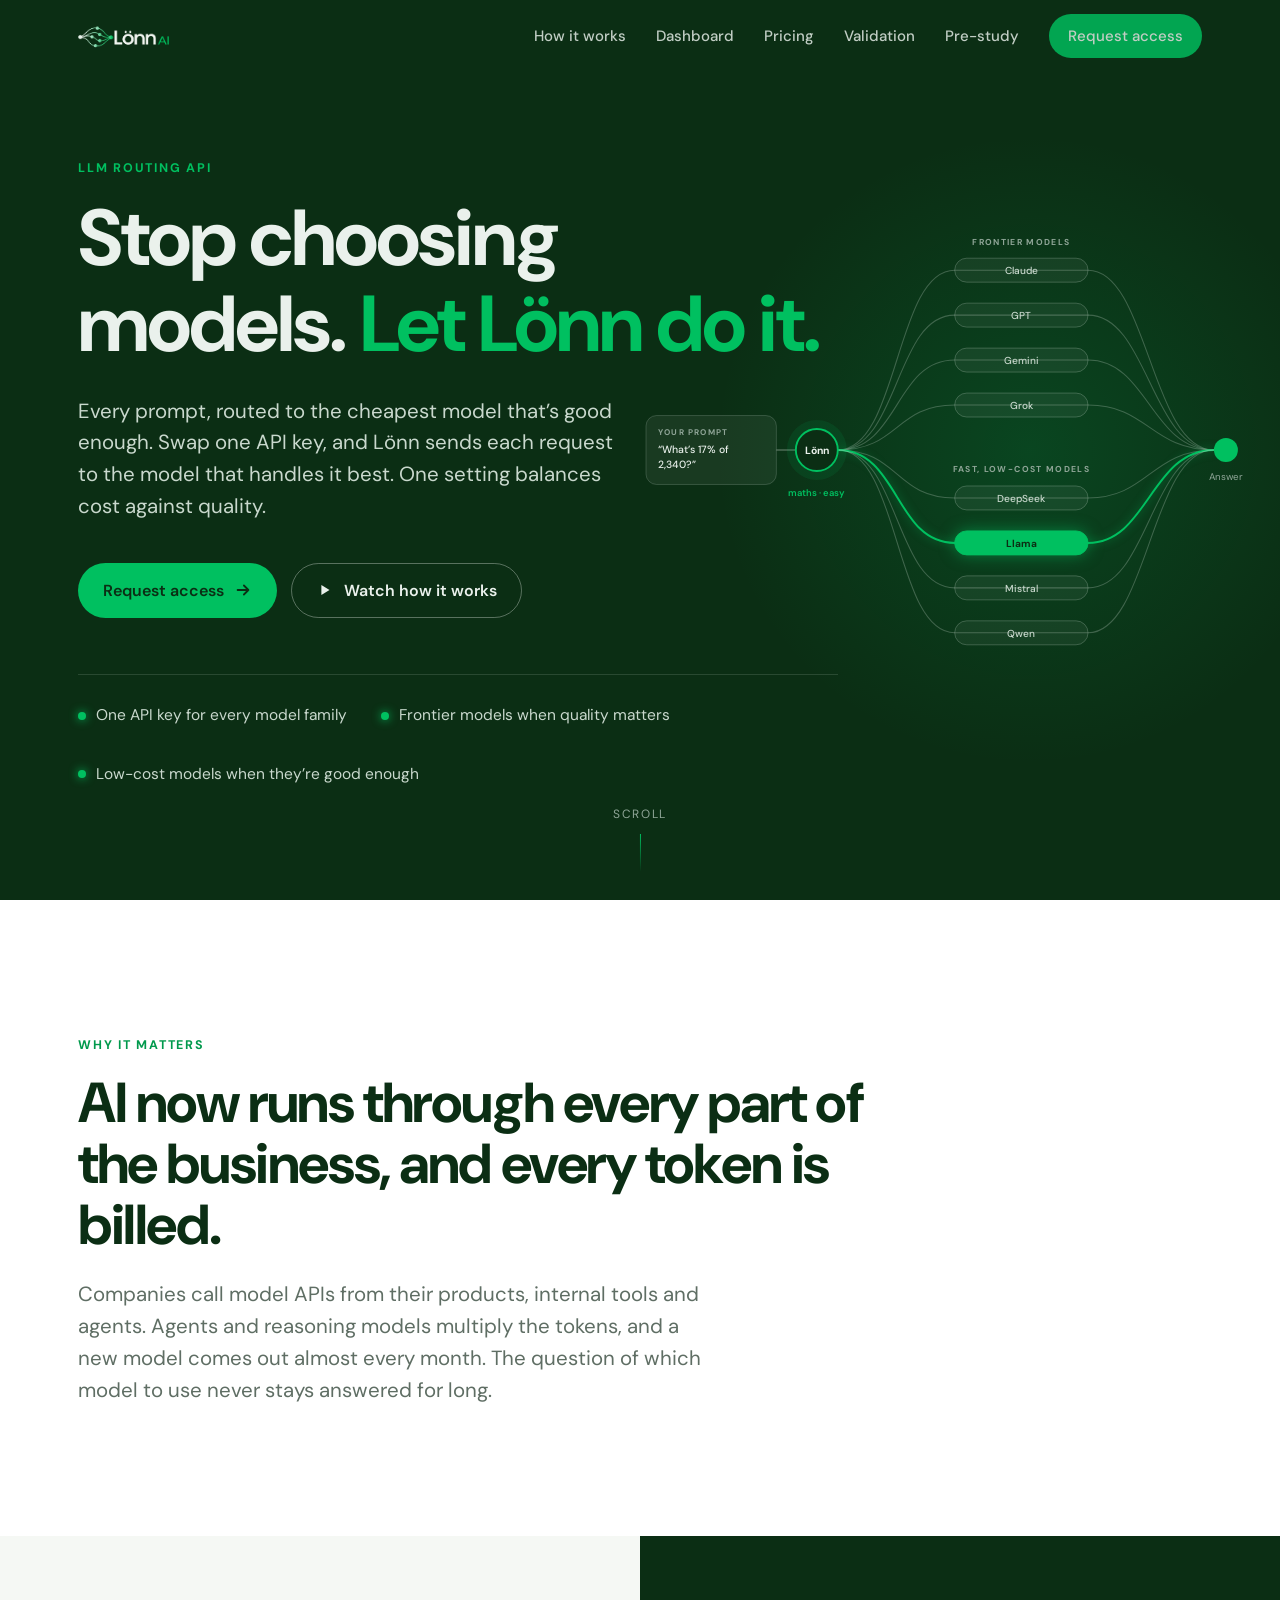
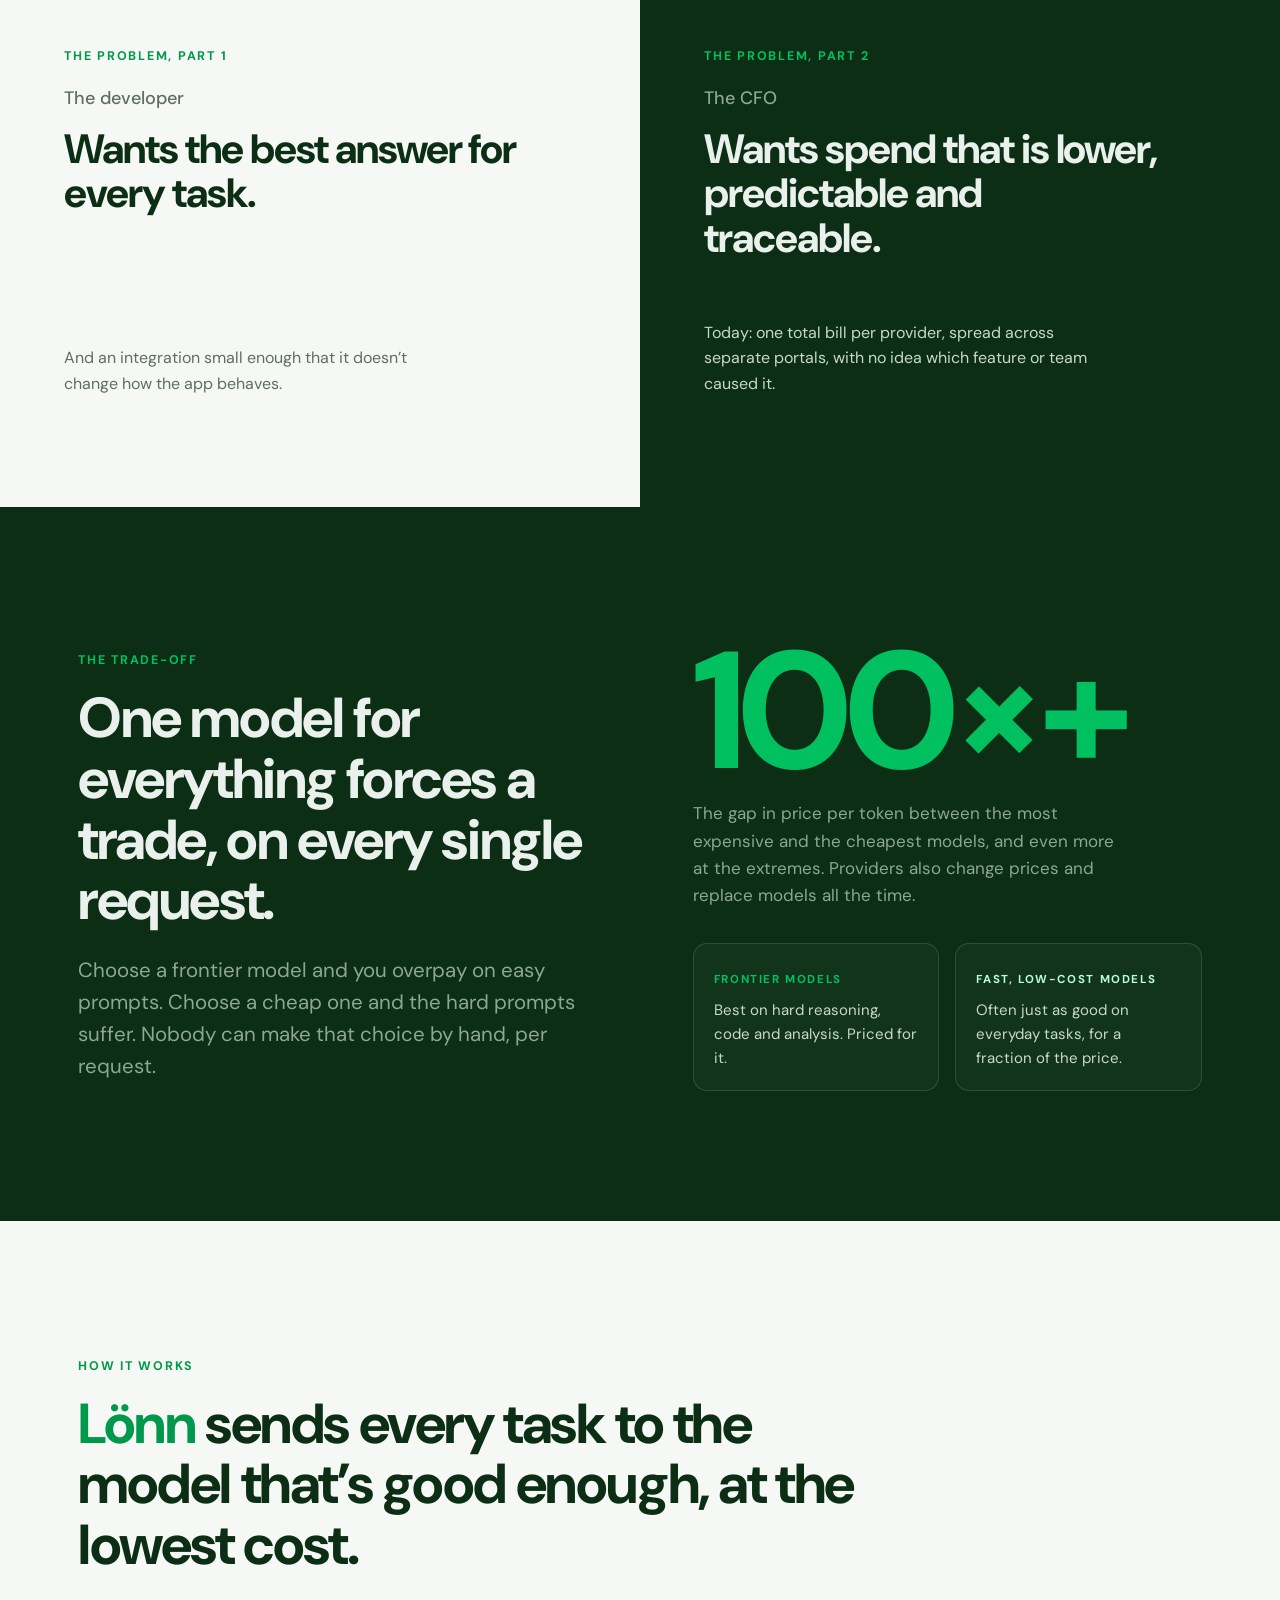
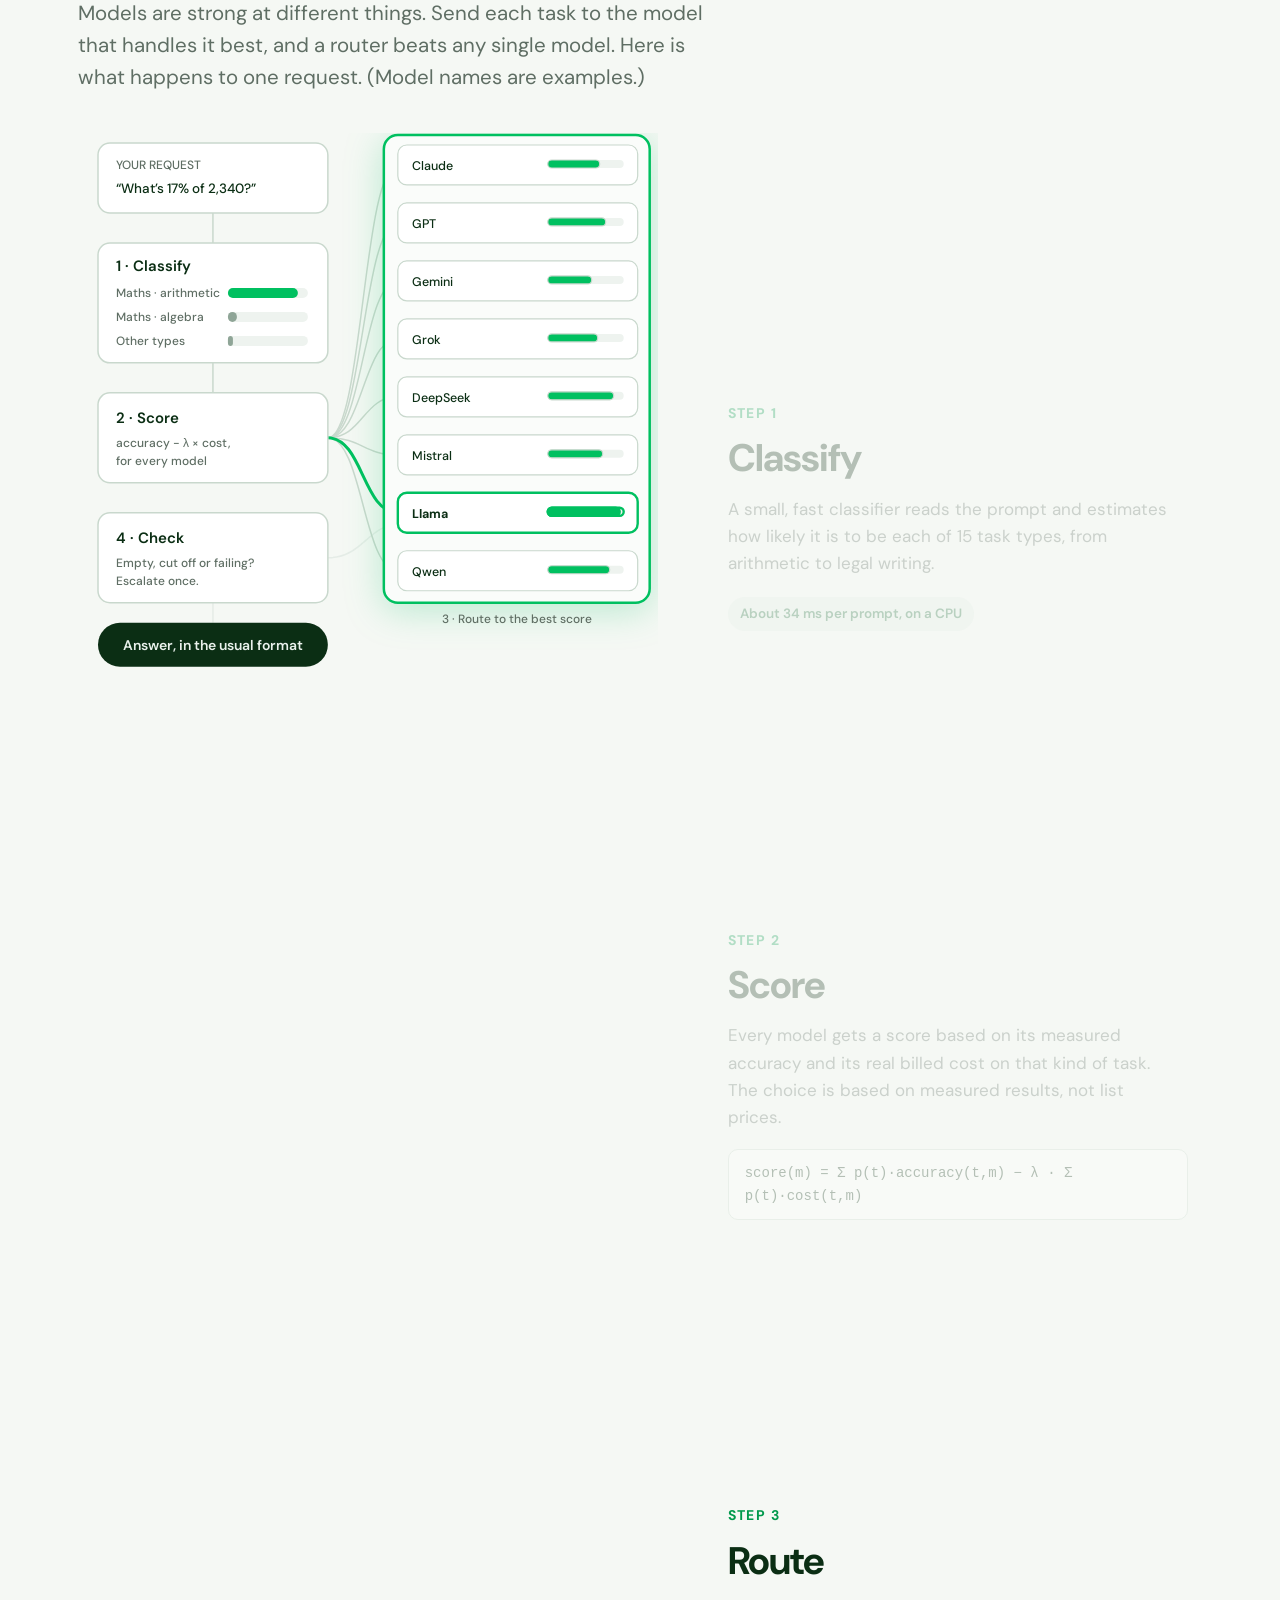
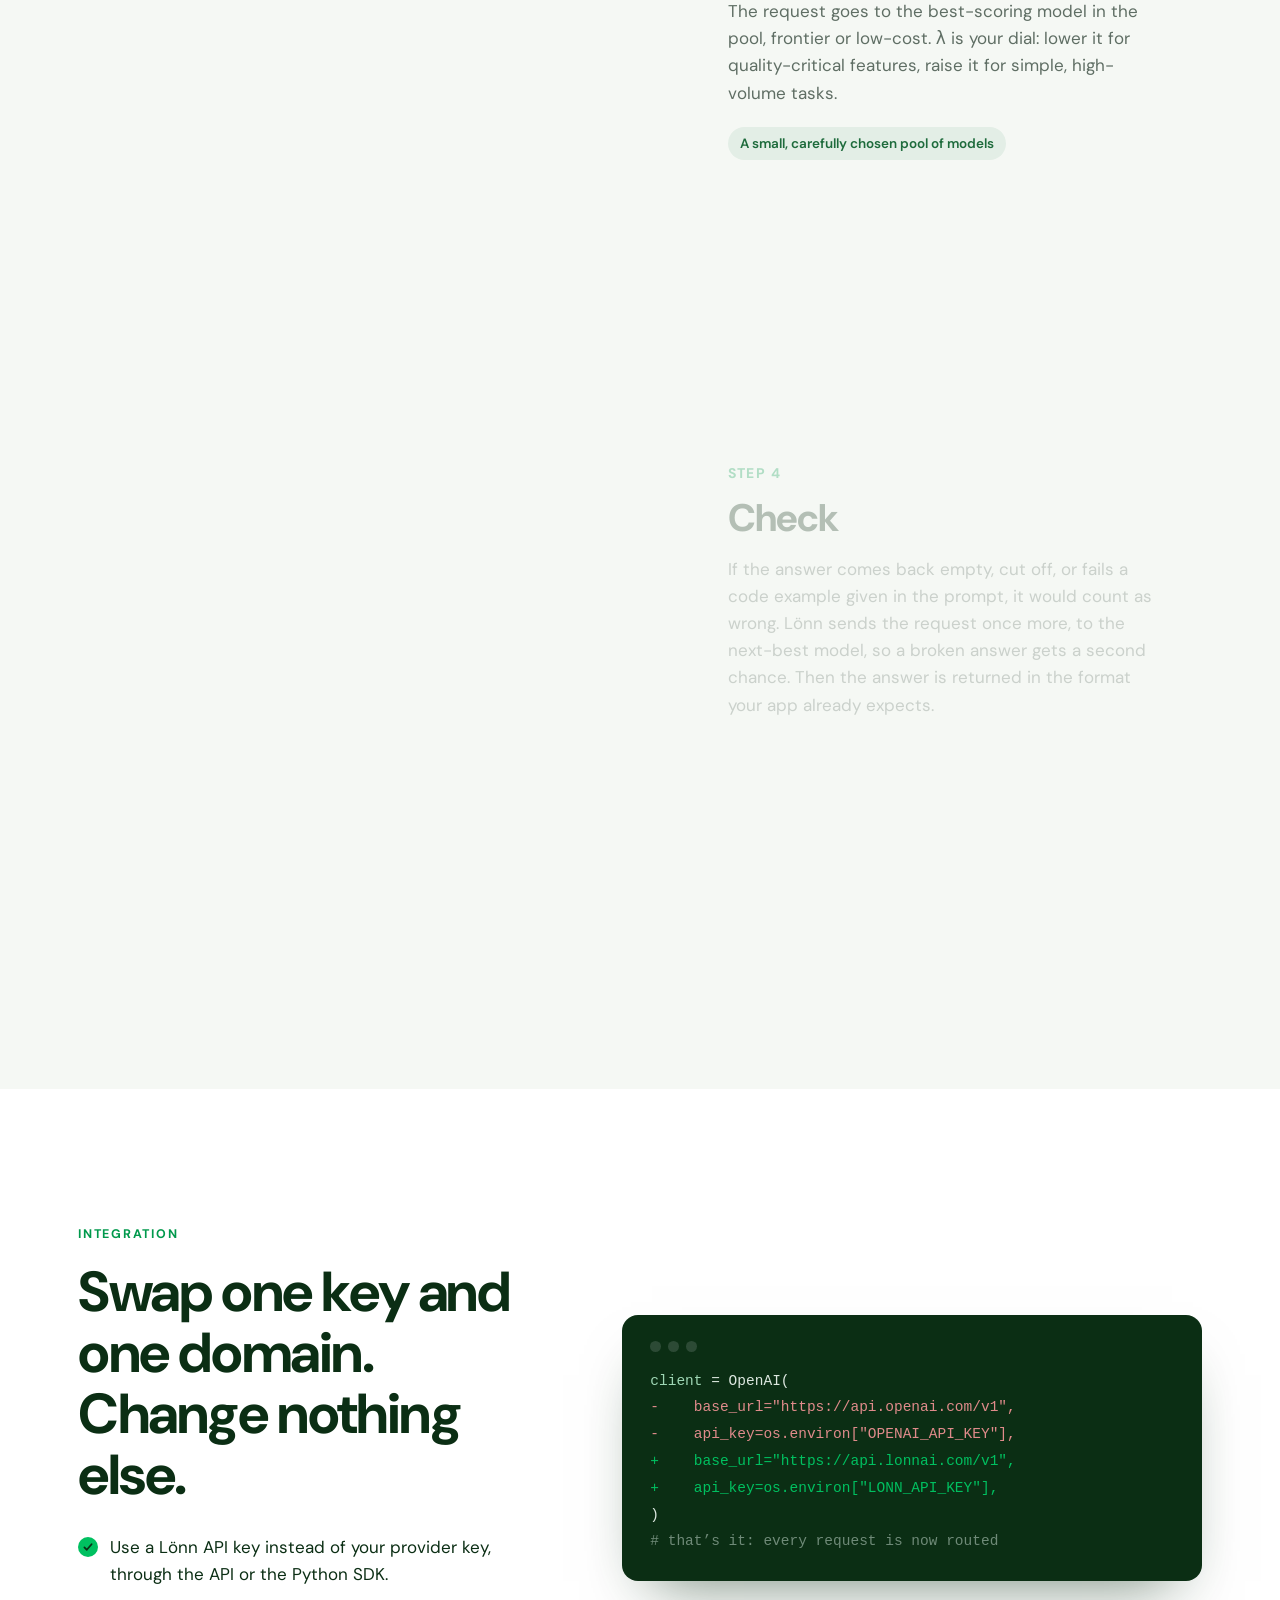
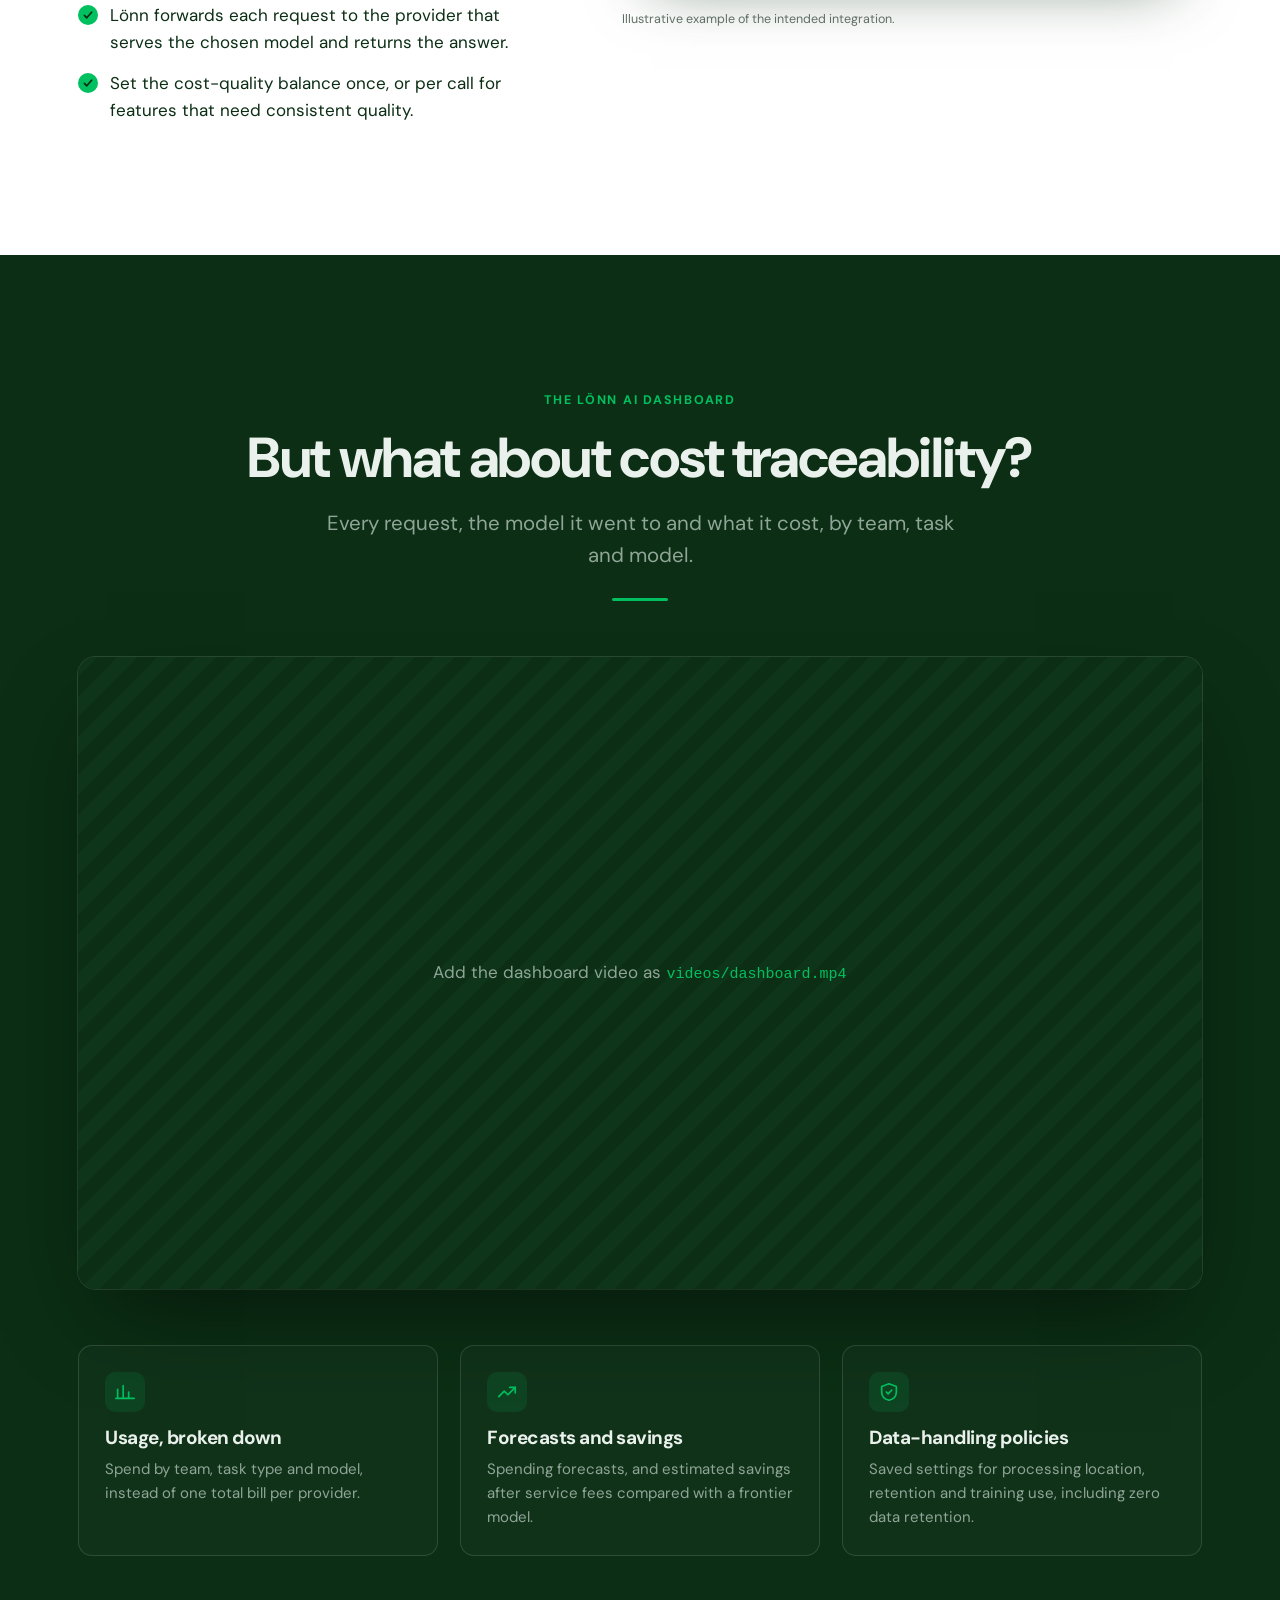
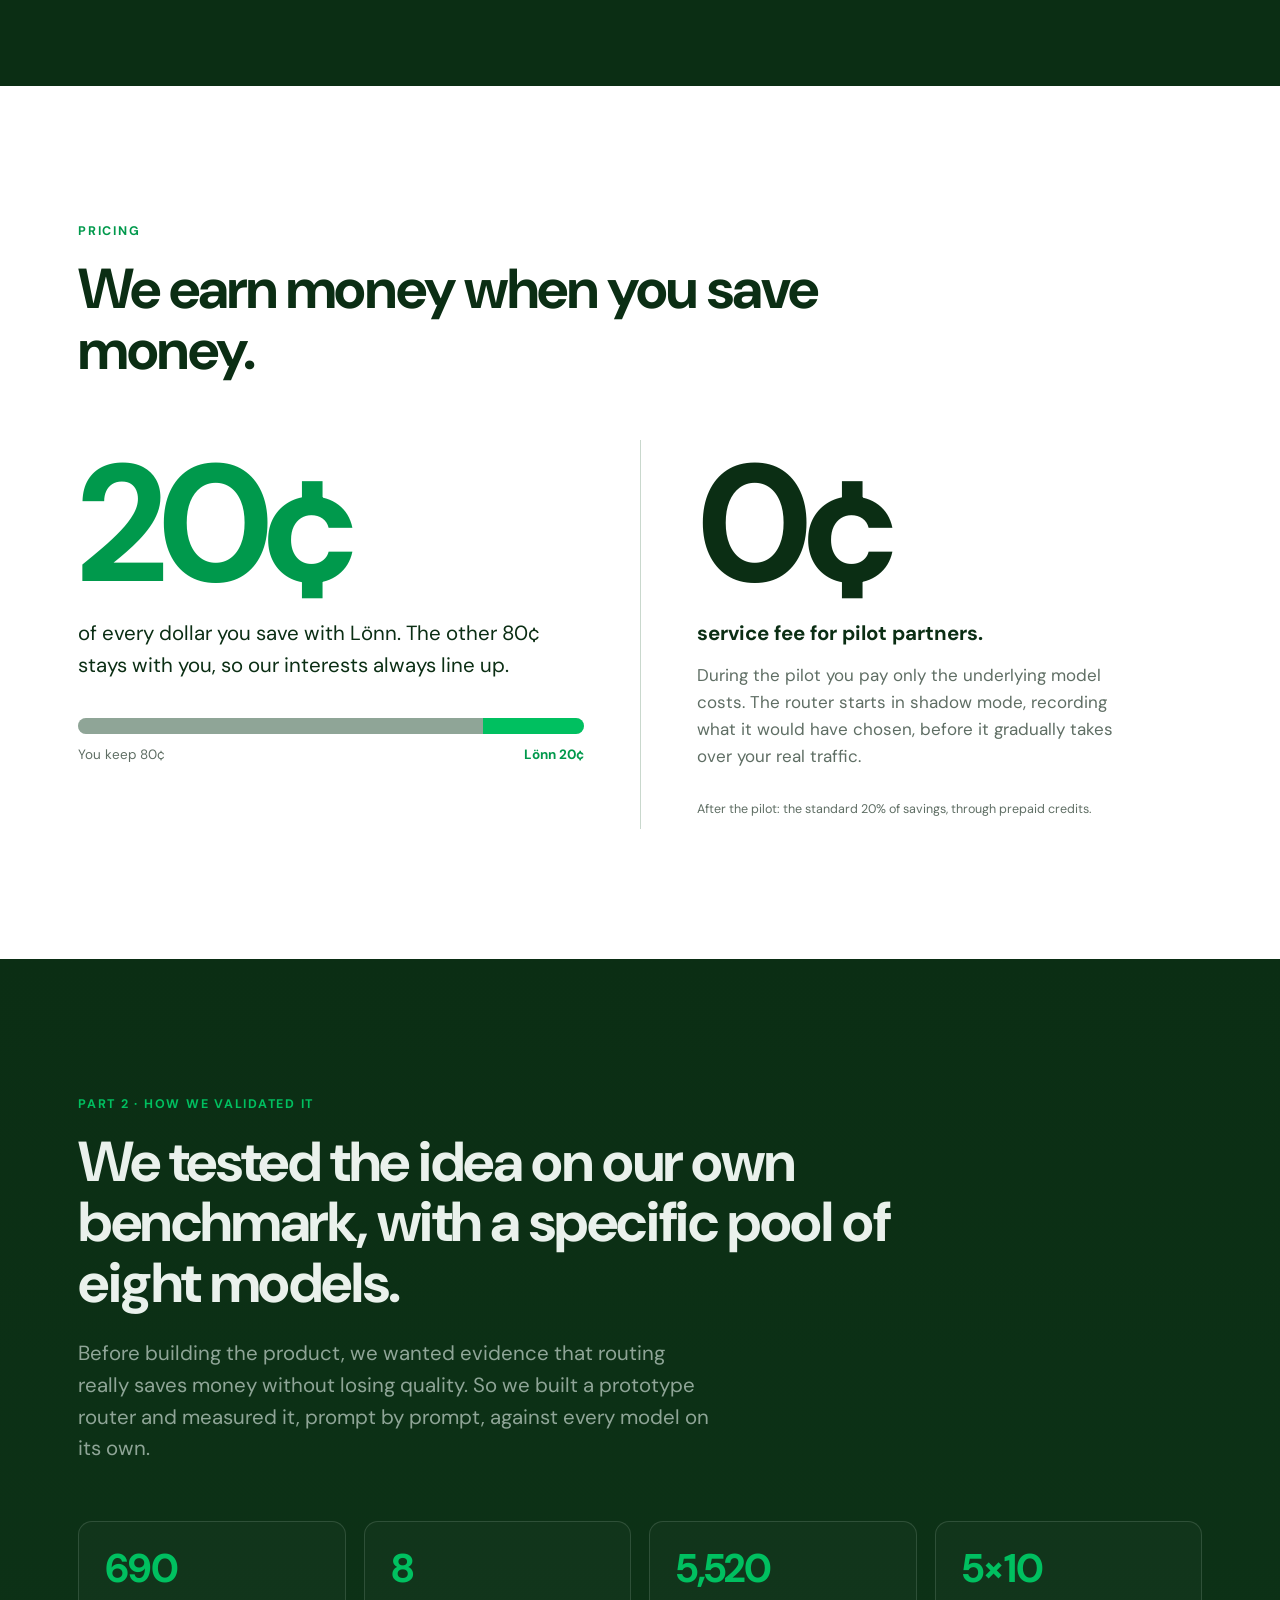
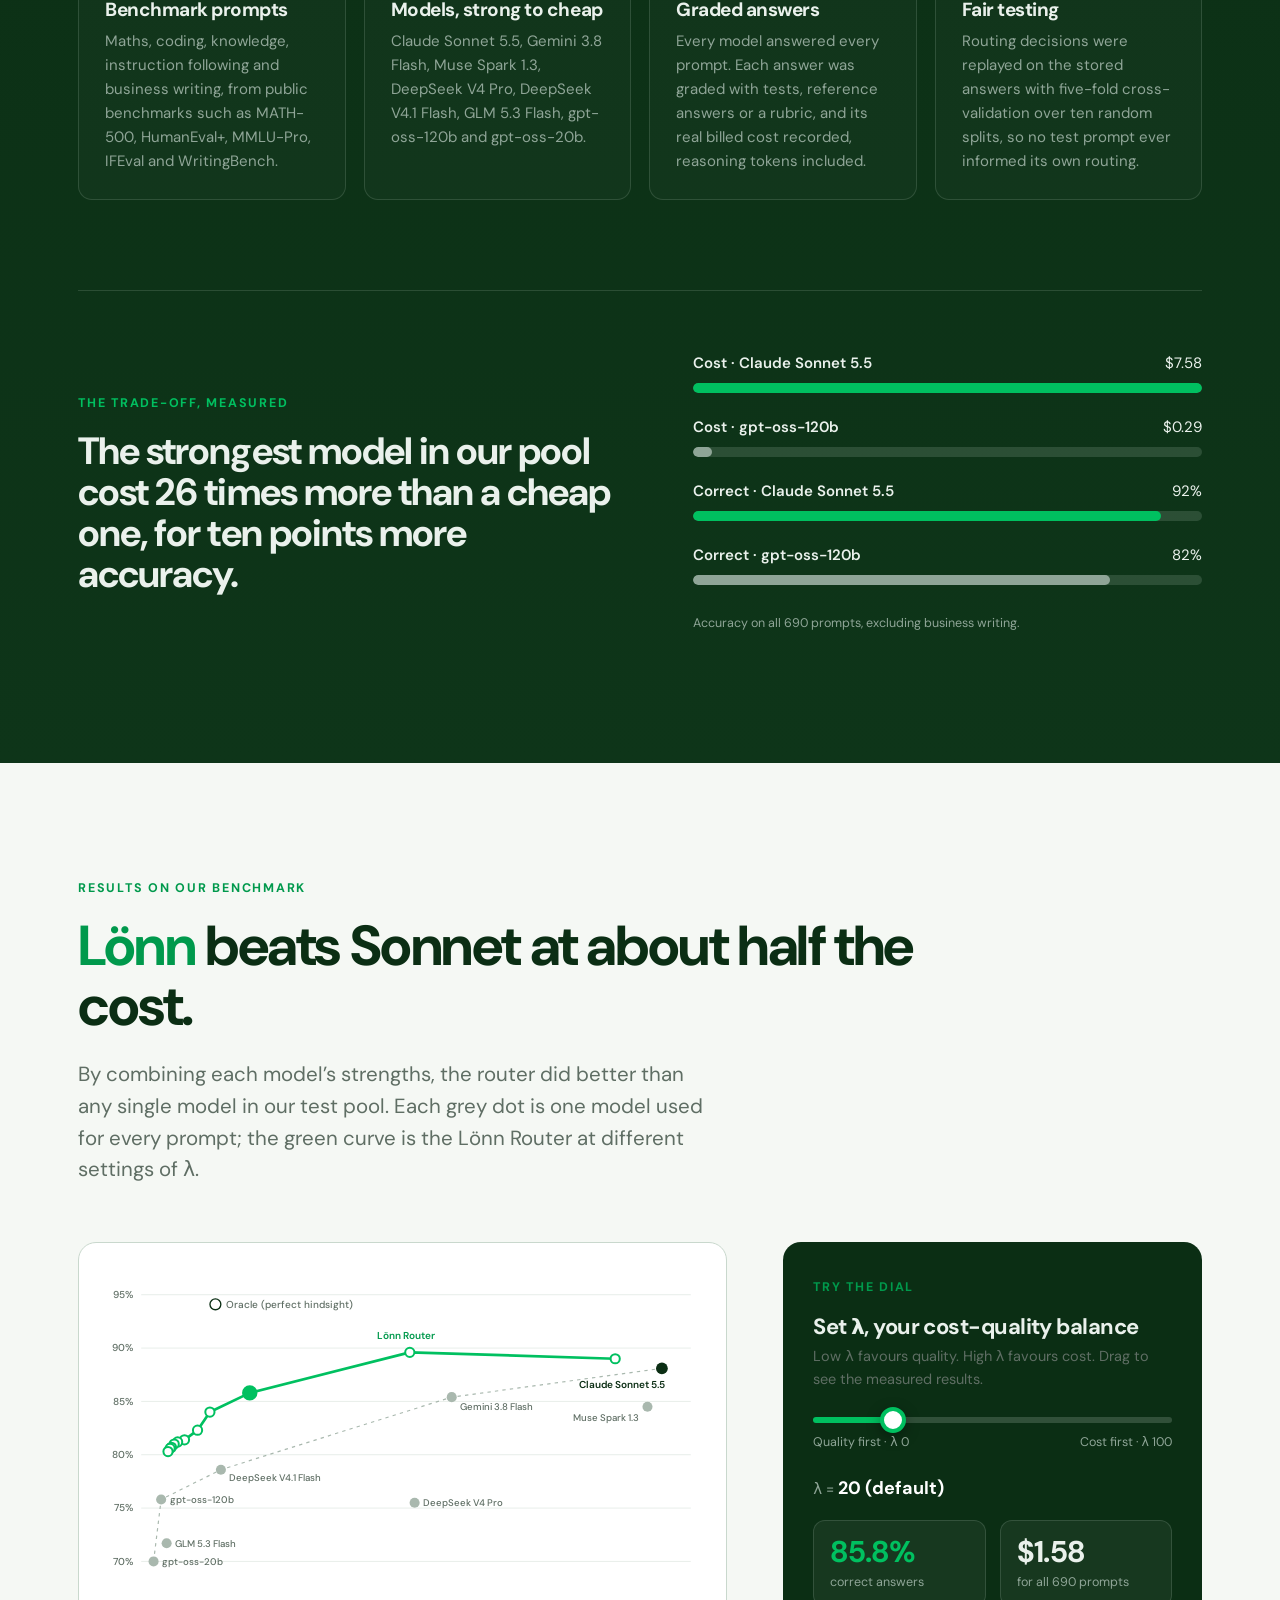
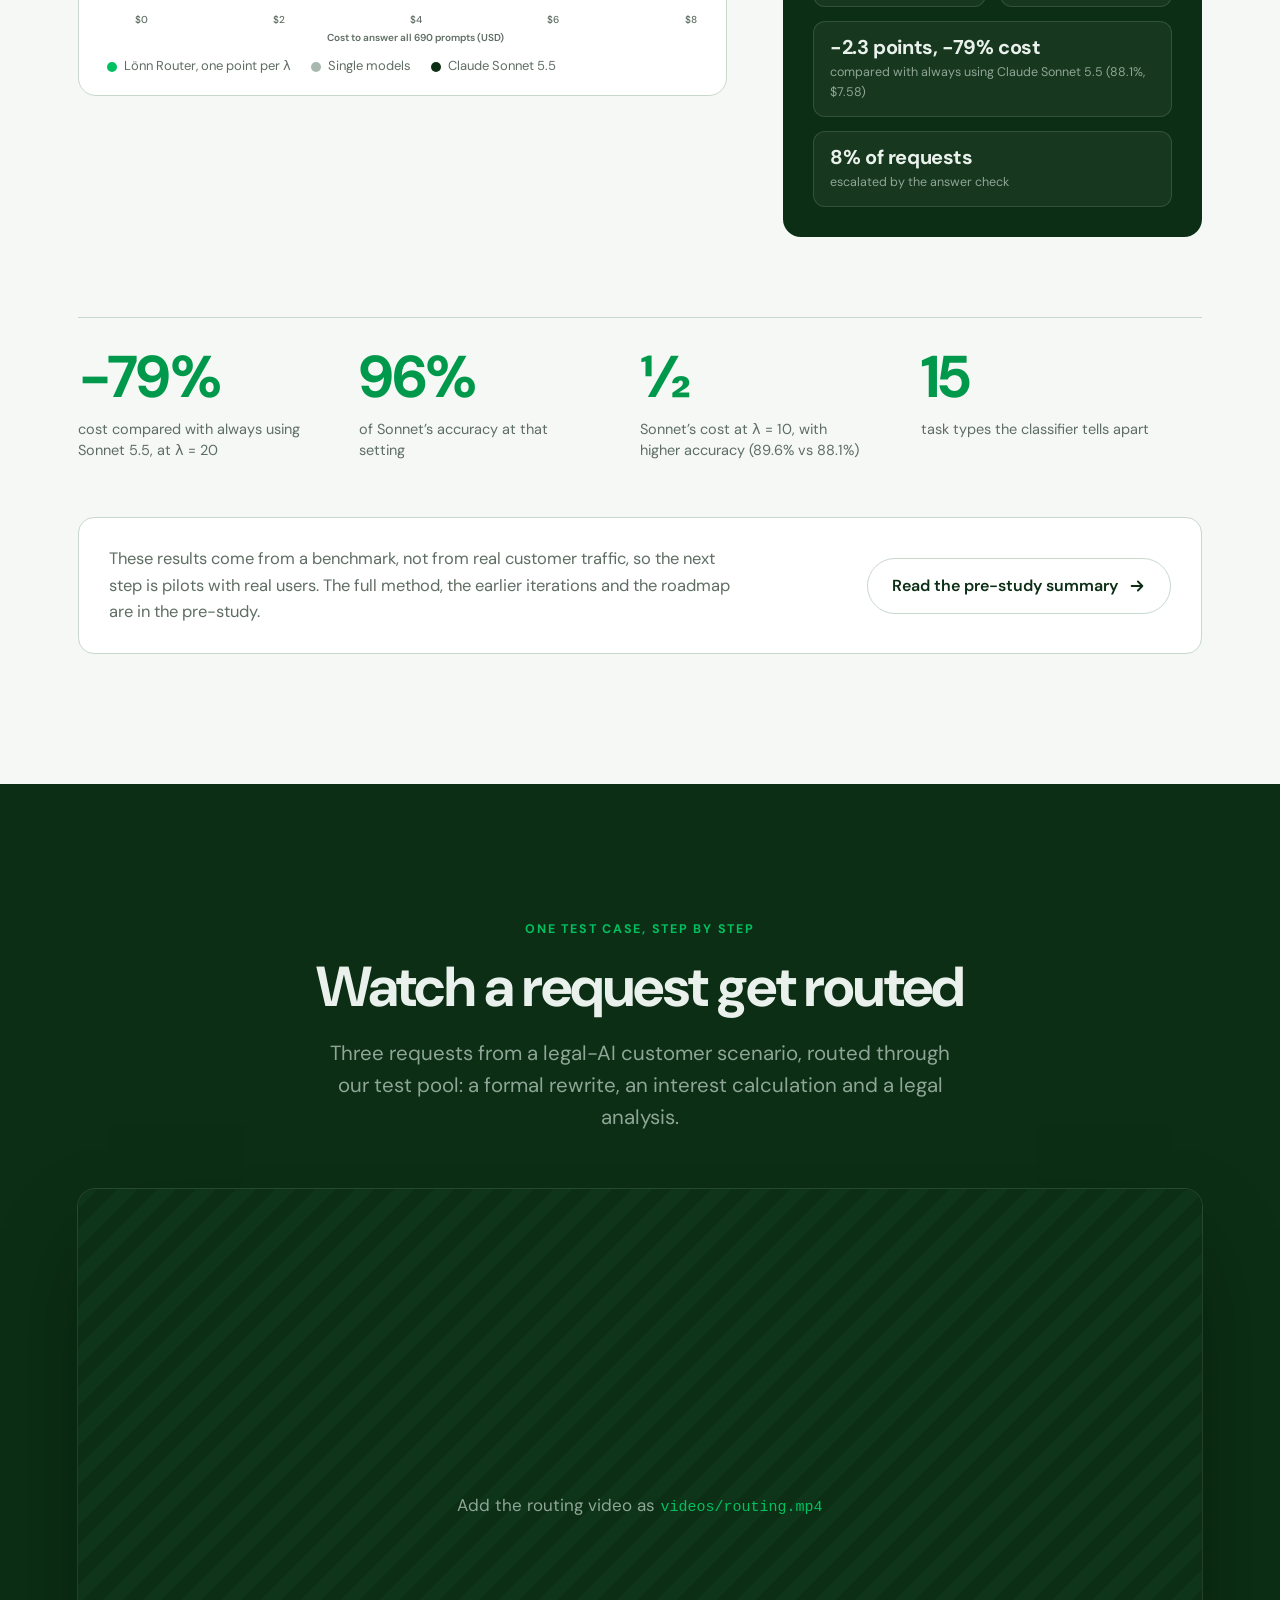
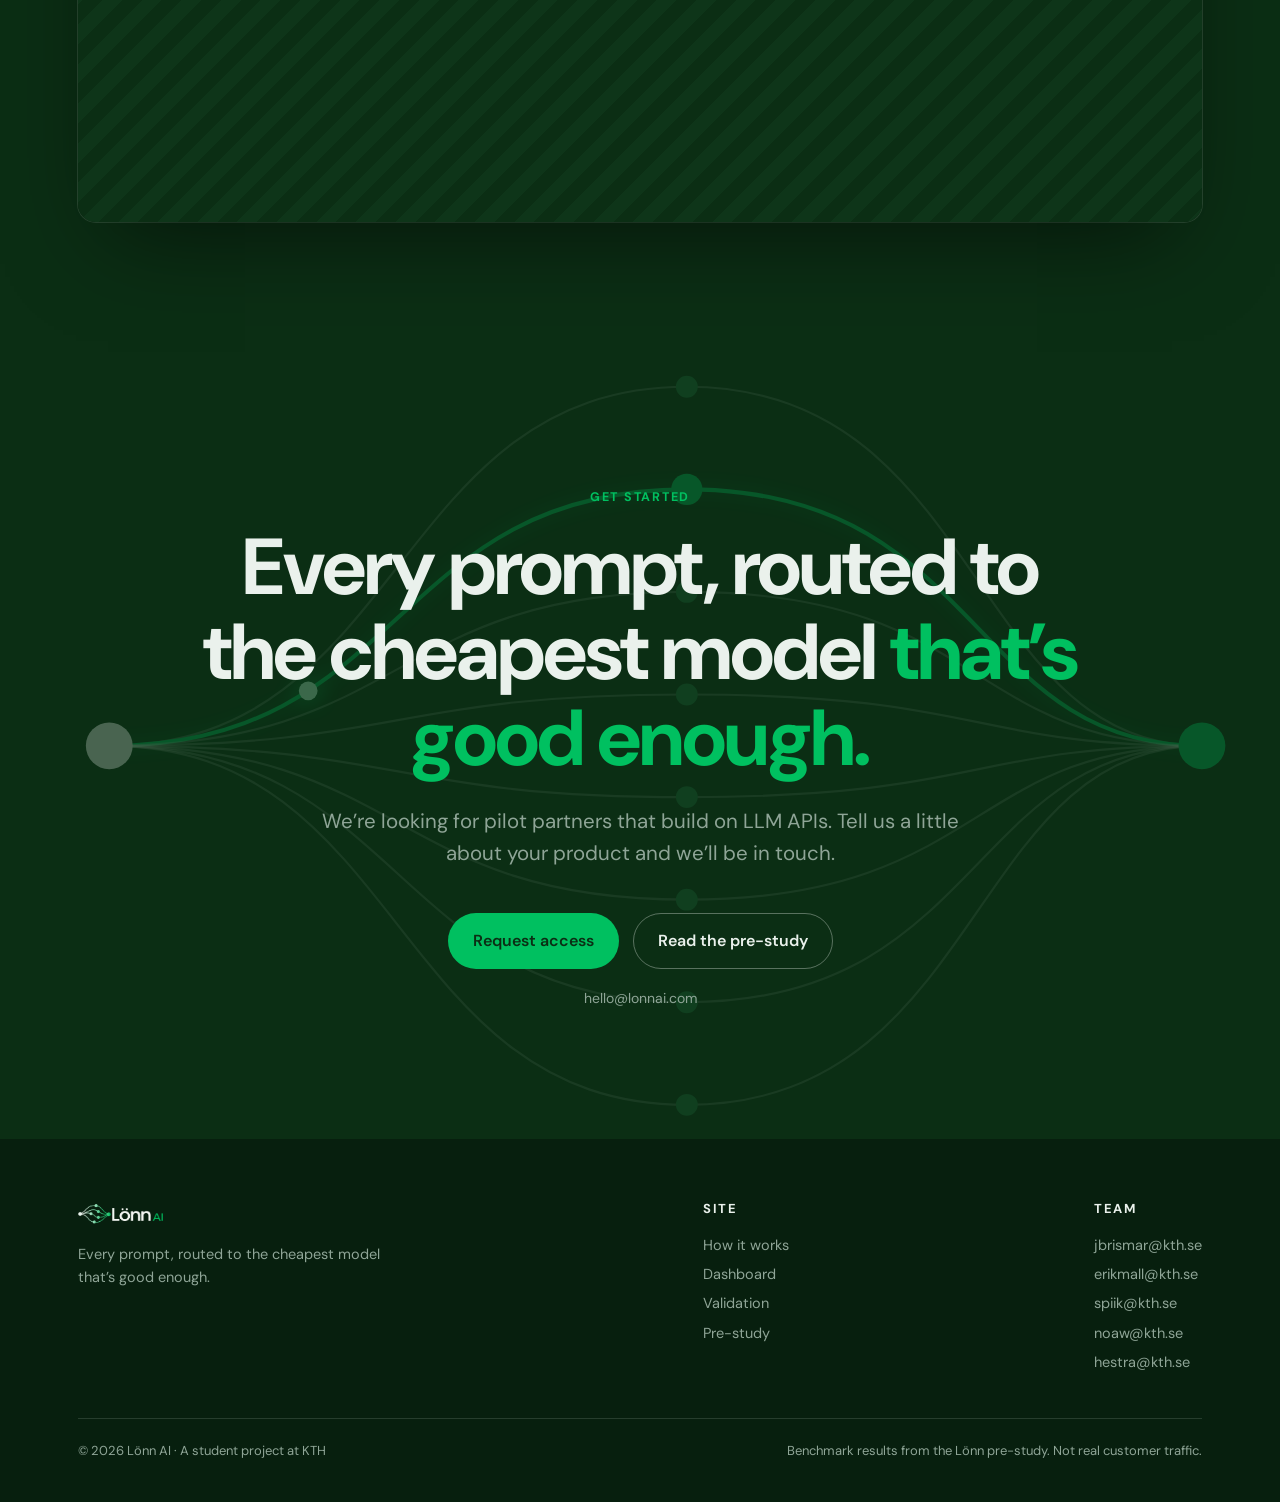
<file: index.html>
<!DOCTYPE html>
<html lang="en">
<head>
<meta charset="utf-8">
<meta name="viewport" content="width=device-width, initial-scale=1">
<title>Lönn AI — every prompt, routed to the cheapest model that’s good enough</title>
<meta name="description" content="Lönn AI is an LLM routing API. Swap one API key and every request goes to the model that is good enough for the task, at the lowest cost.">
<meta property="og:title" content="Lönn AI">
<meta property="og:description" content="Every prompt, routed to the cheapest model that’s good enough.">
<meta property="og:image" content="assets/img/routing-poster.jpg">
<link rel="icon" href="assets/img/favicon.png">
<link rel="apple-touch-icon" href="assets/img/apple-touch-icon.png">
<link rel="preconnect" href="https://fonts.googleapis.com">
<link rel="preconnect" href="https://fonts.gstatic.com" crossorigin>
<link href="https://fonts.googleapis.com/css2?family=DM+Sans:opsz,wght@9..40,400;9..40,500;9..40,600;9..40,700&display=swap" rel="stylesheet">
<link rel="stylesheet" href="assets/css/style.css?v=202611111850">
</head>
<body>
<div class="progress" aria-hidden="true"></div>

<!-- ============ NAV ============ -->
<header class="nav">
  <div class="wrap">
    <a class="logo" href="index.html" aria-label="Lönn AI home"><img src="assets/img/logo-light.png" alt="Lönn AI"></a>
    <nav>
      <ul>
        <li><a href="#how">How it works</a></li>
        <li><a href="#dashboard">Dashboard</a></li>
        <li><a href="#pricing">Pricing</a></li>
        <li><a href="#validation">Validation</a></li>
        <li><a href="prestudy.html">Pre-study</a></li>
        <li><a class="btn btn-primary btn-s" href="#access">Request access</a></li>
      </ul>
    </nav>
    <button class="nav-toggle" aria-label="Open menu"><svg width="24" height="24" viewBox="0 0 24 24" fill="none" stroke="currentColor" stroke-width="2" stroke-linecap="round"><path d="M4 7h16M4 12h16M4 17h16"/></svg></button>
  </div>
</header>

<!-- ============ HERO ============ -->
<section class="hero dark">
  <div class="hero-glow"></div>
  <div class="hero-art" aria-hidden="true"><svg id="hero-routes"></svg></div>
  <div class="wrap">
    <span class="eyebrow reveal">LLM routing API</span>
    <h1 class="h-xl reveal" style="--d:.08s">Stop choosing models. <span class="g">Let Lönn do it.</span></h1>
    <p class="lead reveal" style="--d:.16s">Every prompt, routed to the cheapest model that’s good enough. Swap one API key, and Lönn sends each request to the model that handles it best. One setting balances cost against quality.</p>
    <div class="ctas reveal" style="--d:.24s">
      <a class="btn btn-primary" href="#access">Request access
        <svg viewBox="0 0 20 20" fill="none" stroke="currentColor" stroke-width="2" stroke-linecap="round" stroke-linejoin="round"><path d="M4 10h12M11 5l5 5-5 5"/></svg></a>
      <a class="btn btn-ghost" href="#how">
        <svg viewBox="0 0 20 20" fill="currentColor"><path d="M6 4.5v11l9-5.5z"/></svg> Watch how it works</a>
    </div>
    <ul class="hero-points reveal" style="--d:.34s">
      <li>One API key for every model family</li>
      <li>Frontier models when quality matters</li>
      <li>Low-cost models when they’re good enough</li>
    </ul>
  </div>
  <div class="scroll-cue" aria-hidden="true">Scroll<span></span></div>
</section>

<!-- ============ BACKGROUND / PROBLEM ============ -->
<section class="white pad">
  <div class="wrap">
    <span class="eyebrow reveal">Why it matters</span>
    <h2 class="h-l reveal" style="max-width:820px">AI now runs through every part of the business, and every token is billed.</h2>
    <p class="lead muted reveal" style="margin-top:24px">Companies call model APIs from their products, internal tools and agents. Agents and reasoning models multiply the tokens, and a new model comes out almost every month. The question of which model to use never stays answered for long.</p>
  </div>
</section>

<section class="split">
  <div class="light">
    <span class="eyebrow reveal">The problem, part 1</span>
    <div class="who reveal">The developer</div>
    <h3 class="reveal" style="--d:.08s">Wants the best answer for every task.</h3>
    <p class="foot reveal" style="--d:.16s">And an integration small enough that it doesn’t change how the app behaves.</p>
  </div>
  <div class="dark">
    <span class="eyebrow reveal">The problem, part 2</span>
    <div class="who reveal">The CFO</div>
    <h3 class="reveal" style="--d:.08s">Wants spend that is lower, predictable and traceable.</h3>
    <p class="foot reveal" style="--d:.16s">Today: one total bill per provider, spread across separate portals, with no idea which feature or team caused it.</p>
  </div>
</section>

<section class="dark pad">
  <div class="wrap trade">
    <div>
      <span class="eyebrow reveal">The trade-off</span>
      <h2 class="h-l reveal">One model for everything forces a trade, on every single request.</h2>
      <p class="lead muted reveal" style="margin-top:24px">Choose a frontier model and you overpay on easy prompts. Choose a cheap one and the hard prompts suffer. Nobody can make that choice by hand, per request.</p>
    </div>
    <div data-observe>
      <div class="big"><span data-count="100">100</span>×+</div>
      <p class="muted" style="margin-top:14px;max-width:440px">The gap in price per token between the most expensive and the cheapest models, and even more at the extremes. Providers also change prices and replace models all the time.</p>
      <div class="tiers">
        <div class="tier reveal"><span class="eyebrow">Frontier models</span><p>Best on hard reasoning, code and analysis. Priced for it.</p></div>
        <div class="tier reveal" style="--d:.1s"><span class="eyebrow">Fast, low-cost models</span><p>Often just as good on everyday tasks, for a fraction of the price.</p></div>
      </div>
    </div>
  </div>
</section>

<!-- ============ HOW IT WORKS ============ -->
<section class="light pad" id="how" style="padding-bottom:40px">
  <div class="wrap">
    <span class="eyebrow reveal">How it works</span>
    <h2 class="h-l reveal" style="max-width:820px"><span class="g-deep">Lönn</span> sends every task to the model that’s good enough, at the lowest cost.</h2>
    <p class="lead muted reveal" style="margin-top:22px">Models are strong at different things. Send each task to the model that handles it best, and a router beats any single model. Here is what happens to one request. (Model names are examples.)</p>

    <div class="how">
      <div class="how-visual">
        <svg class="dg" data-step="0" viewBox="0 0 580 540" aria-label="Diagram of the Lönn router: classify, score, route, check">
          <!-- wires -->
          <path class="wire" d="M135 80 V110"/>
          <path class="wire" d="M135 230 V260"/>
          <g class="fan">
            <path class="wire" d="M250 305 C285 305 285 32 320 32"/>
            <path class="wire" d="M250 305 C285 305 285 90 320 90"/>
            <path class="wire" d="M250 305 C285 305 285 148 320 148"/>
            <path class="wire" d="M250 305 C285 305 285 206 320 206"/>
            <path class="wire" d="M250 305 C285 305 285 264 320 264"/>
            <path class="wire" d="M250 305 C285 305 285 322 320 322"/>
            <path class="wire" d="M250 305 C285 305 285 380 320 380"/>
            <path class="wire" d="M250 305 C285 305 285 438 320 438"/>
          </g>
          <path class="wire w-win" d="M250 305 C285 305 285 380 320 380"/>
          <path class="wire w-out" d="M320 392 C290 392 285 425 250 425"/>
          <path class="wire w-out" d="M135 470 V490"/>

          <!-- request -->
          <rect class="box" x="20" y="10" width="230" height="70" rx="12"/>
          <text class="sub" x="38" y="36">YOUR REQUEST</text>
          <text class="lbl" x="38" y="60" style="font-weight:500;font-size:13.5px">“What’s 17% of 2,340?”</text>

          <!-- classify -->
          <rect class="box b-classify" x="20" y="110" width="230" height="120" rx="12"/>
          <text class="lbl" x="38" y="138">1 · Classify</text>
          <g class="tags">
            <text class="sub" x="38" y="164">Maths · arithmetic</text><rect x="150" y="155" width="80" height="10" rx="5" fill="#EEF3EF"/><rect x="150" y="155" width="70" height="10" rx="5" fill="#00C060"/>
            <text class="sub" x="38" y="188">Maths · algebra</text><rect x="150" y="179" width="80" height="10" rx="5" fill="#EEF3EF"/><rect x="150" y="179" width="9" height="10" rx="5" fill="#8FA597"/>
            <text class="sub" x="38" y="212">Other types</text><rect x="150" y="203" width="80" height="10" rx="5" fill="#EEF3EF"/><rect x="150" y="203" width="5" height="10" rx="3" fill="#8FA597"/>
          </g>

          <!-- score -->
          <rect class="box b-score" x="20" y="260" width="230" height="90" rx="12"/>
          <text class="lbl" x="38" y="290">2 · Score</text>
          <text class="sub" x="38" y="314">accuracy − λ × cost,</text>
          <text class="sub" x="38" y="332">for every model</text>

          <!-- models -->
          <rect class="box b-route" x="306" y="2" width="266" height="468" rx="14" style="fill:#FAFCFA"/>
          <g class="mdl"><rect x="320" y="12" width="240" height="40" rx="9"/><text x="334" y="37">Claude</text><rect class="scorebg" x="470" y="27" width="76" height="8" rx="4"/><rect class="score" x="470" y="27" height="8" rx="4" style="--s:52px"/></g>
          <g class="mdl"><rect x="320" y="70" width="240" height="40" rx="9"/><text x="334" y="95">GPT</text><rect class="scorebg" x="470" y="85" width="76" height="8" rx="4"/><rect class="score" x="470" y="85" height="8" rx="4" style="--s:58px"/></g>
          <g class="mdl"><rect x="320" y="128" width="240" height="40" rx="9"/><text x="334" y="153">Gemini</text><rect class="scorebg" x="470" y="143" width="76" height="8" rx="4"/><rect class="score" x="470" y="143" height="8" rx="4" style="--s:44px"/></g>
          <g class="mdl"><rect x="320" y="186" width="240" height="40" rx="9"/><text x="334" y="211">Grok</text><rect class="scorebg" x="470" y="201" width="76" height="8" rx="4"/><rect class="score" x="470" y="201" height="8" rx="4" style="--s:50px"/></g>
          <g class="mdl"><rect x="320" y="244" width="240" height="40" rx="9"/><text x="334" y="269">DeepSeek</text><rect class="scorebg" x="470" y="259" width="76" height="8" rx="4"/><rect class="score" x="470" y="259" height="8" rx="4" style="--s:66px"/></g>
          <g class="mdl"><rect x="320" y="302" width="240" height="40" rx="9"/><text x="334" y="327">Mistral</text><rect class="scorebg" x="470" y="317" width="76" height="8" rx="4"/><rect class="score" x="470" y="317" height="8" rx="4" style="--s:55px"/></g>
          <g class="mdl win"><rect x="320" y="360" width="240" height="40" rx="9"/><text x="334" y="385" style="font-weight:700">Llama</text><rect class="scorebg" x="470" y="375" width="76" height="8" rx="4"/><rect class="score" x="470" y="375" height="8" rx="4" style="--s:72px"/></g>
          <g class="mdl"><rect x="320" y="418" width="240" height="40" rx="9"/><text x="334" y="443">Qwen</text><rect class="scorebg" x="470" y="433" width="76" height="8" rx="4"/><rect class="score" x="470" y="433" height="8" rx="4" style="--s:62px"/></g>
          <text class="sub" x="439" y="490" text-anchor="middle">3 · Route to the best score</text>

          <!-- check -->
          <rect class="box b-check" x="20" y="380" width="230" height="90" rx="12"/>
          <text class="lbl" x="38" y="410">4 · Check</text>
          <text class="sub" x="38" y="434">Empty, cut off or failing?</text>
          <text class="sub" x="38" y="452">Escalate once.</text>
          <g class="check"><circle cx="222" cy="405" r="13" fill="#00C060"/><path d="M215.5 405.5l4.5 4.5 7.5-8" fill="none" stroke="#0B2E14" stroke-width="2.4" stroke-linecap="round" stroke-linejoin="round"/></g>

          <!-- answer -->
          <rect x="20" y="490" width="230" height="44" rx="22" fill="#0B2E14"/>
          <text x="135" y="517" text-anchor="middle" style="font:600 14px 'DM Sans',sans-serif;fill:#EAF1EC">Answer, in the usual format</text>
        </svg>
      </div>

      <div class="how-steps">
        <div class="step" data-step="1">
          <div class="num">STEP 1</div>
          <h3>Classify</h3>
          <p>A small, fast classifier reads the prompt and estimates how likely it is to be each of 15 task types, from arithmetic to legal writing.</p>
          <span class="chip">About 34 ms per prompt, on a CPU</span>
        </div>
        <div class="step" data-step="2">
          <div class="num">STEP 2</div>
          <h3>Score</h3>
          <p>Every model gets a score based on its measured accuracy and its real billed cost on that kind of task. The choice is based on measured results, not list prices.</p>
          <div class="formula">score(m) = Σ p(t)·accuracy(t,m) − λ · Σ p(t)·cost(t,m)</div>
        </div>
        <div class="step" data-step="3">
          <div class="num">STEP 3</div>
          <h3>Route</h3>
          <p>The request goes to the best-scoring model in the pool, frontier or low-cost. λ is your dial: lower it for quality-critical features, raise it for simple, high-volume tasks.</p>
          <span class="chip">A small, carefully chosen pool of models</span>
        </div>
        <div class="step" data-step="4">
          <div class="num">STEP 4</div>
          <h3>Check</h3>
          <p>If the answer comes back empty, cut off, or fails a code example given in the prompt, it would count as wrong. Lönn sends the request once more, to the next-best model, so a broken answer gets a second chance. Then the answer is returned in the format your app already expects.</p>
        </div>
      </div>
    </div>
  </div>
</section>

<!-- ============ INTEGRATE ============ -->
<section class="white pad">
  <div class="wrap integrate">
    <div>
      <span class="eyebrow reveal">Integration</span>
      <h2 class="h-l reveal">Swap one key and one domain. Change nothing else.</h2>
      <ul class="ticks reveal">
        <li>Use a Lönn API key instead of your provider key, through the API or the Python SDK.</li>
        <li>Lönn forwards each request to the provider that serves the chosen model and returns the answer.</li>
        <li>Set the cost-quality balance once, or per call for features that need consistent quality.</li>
      </ul>
    </div>
    <div class="reveal" style="--d:.1s">
      <div class="code" role="img" aria-label="Code example: replacing the provider base URL and API key with Lönn's">
        <div class="code-head"><i></i><i></i><i></i></div>
<span class="k">client</span> = OpenAI(<br>
<span class="del">-    base_url="https://api.openai.com/v1",</span>
<span class="del">-    api_key=os.environ["OPENAI_API_KEY"],</span>
<span class="add">+    base_url="https://api.lonnai.com/v1",</span>
<span class="add">+    api_key=os.environ["LONN_API_KEY"],</span>
)<br>
<span class="c"># that’s it: every request is now routed</span>
      </div>
      <p class="source">Illustrative example of the intended integration.</p>
    </div>
  </div>
</section>

<!-- ============ DASHBOARD ============ -->
<section class="dark pad" id="dashboard">
  <div class="wrap">
    <div class="center">
      <span class="eyebrow reveal">The Lönn AI Dashboard</span>
      <h2 class="h-l reveal">But what about cost traceability?</h2>
      <p class="lead muted reveal" style="margin-top:20px">Every request, the model it went to and what it cost, by team, task and model.</p>
      <div class="rule reveal"></div>
    </div>
    <div class="video-frame reveal">
      <video preload="metadata" playsinline poster="assets/img/dashboard-poster.jpg?v=202611111810">
        <source src="videos/dashboard.mp4?v=202611111810" type="video/mp4" onerror="this.closest('.video-frame').classList.add('missing')">
      </video>
      <button class="play" aria-label="Play the dashboard video"><span><svg viewBox="0 0 24 24"><path d="M7 4.5v15l12-7.5z"/></svg></span></button>
      <div class="video-missing"><div>Add the dashboard video as <code>videos/dashboard.mp4</code></div></div>
    </div>
    <div class="features">
      <div class="feature reveal">
        <div class="ic"><svg viewBox="0 0 24 24"><path d="M4 19V9M10 19V5M16 19v-7M22 19H2"/></svg></div>
        <h4>Usage, broken down</h4>
        <p>Spend by team, task type and model, instead of one total bill per provider.</p>
      </div>
      <div class="feature reveal" style="--d:.08s">
        <div class="ic"><svg viewBox="0 0 24 24"><path d="M3 17l6-6 4 4 8-8"/><path d="M15 7h6v6"/></svg></div>
        <h4>Forecasts and savings</h4>
        <p>Spending forecasts, and estimated savings after service fees compared with a frontier model.</p>
      </div>
      <div class="feature reveal" style="--d:.16s">
        <div class="ic"><svg viewBox="0 0 24 24"><path d="M12 3l8 3v6c0 5-3.5 8-8 9-4.5-1-8-4-8-9V6z"/><path d="M9 12l2 2 4-4"/></svg></div>
        <h4>Data-handling policies</h4>
        <p>Saved settings for processing location, retention and training use, including zero data retention.</p>
      </div>
    </div>
  </div>
</section>

<!-- ============ PRICING ============ -->
<section class="white pad" id="pricing">
  <div class="wrap">
    <span class="eyebrow reveal">Pricing</span>
    <h2 class="h-l reveal" style="max-width:820px">We earn money when you save money.</h2>
    <div class="pricing">
      <div data-observe>
        <div class="big" style="color:var(--signal-deep)" data-count="20" data-suf="¢">20¢</div>
        <p class="lead" style="margin-top:18px">of every dollar you save with Lönn. The other 80¢ stays with you, so our interests always line up.</p>
        <div class="split-bar"><div class="a"></div><div class="b"></div></div>
        <div class="split-legend"><span>You keep 80¢</span><b>Lönn 20¢</b></div>
      </div>
      <div data-observe>
        <div class="big" style="color:var(--ink)" data-count="0" data-suf="¢">0¢</div>
        <p class="lead" style="margin-top:18px"><b>service fee for pilot partners.</b></p>
        <p class="muted" style="margin-top:12px;max-width:460px">During the pilot you pay only the underlying model costs. The router starts in shadow mode, recording what it would have chosen, before it gradually takes over your real traffic.</p>
        <p class="source">After the pilot: the standard 20% of savings, through prepaid credits.</p>
      </div>
    </div>
  </div>
</section>

<!-- ============ VALIDATION ============ -->
<section class="dark pad val-intro" id="validation">
  <div class="wrap">
    <span class="eyebrow reveal">Part 2 · How we validated it</span>
    <h2 class="h-l reveal" style="max-width:900px">We tested the idea on our own benchmark, with a specific pool of eight models.</h2>
    <p class="lead muted reveal" style="margin-top:24px">Before building the product, we wanted evidence that routing really saves money without losing quality. So we built a prototype router and measured it, prompt by prompt, against every model on its own.</p>
    <div class="setup">
      <div class="feature reveal"><div class="n" data-count="690">690</div><h4>Benchmark prompts</h4><p>Maths, coding, knowledge, instruction following and business writing, from public benchmarks such as MATH-500, HumanEval+, MMLU-Pro, IFEval and WritingBench.</p></div>
      <div class="feature reveal" style="--d:.08s"><div class="n" data-count="8">8</div><h4>Models, strong to cheap</h4><p>Claude Sonnet 5.5, Gemini 3.8 Flash, Muse Spark 1.3, DeepSeek V4 Pro, DeepSeek V4.1 Flash, GLM 5.3 Flash, gpt-oss-120b and gpt-oss-20b.</p></div>
      <div class="feature reveal" style="--d:.16s"><div class="n">5,520</div><h4>Graded answers</h4><p>Every model answered every prompt. Each answer was graded with tests, reference answers or a rubric, and its real billed cost recorded, reasoning tokens included.</p></div>
      <div class="feature reveal" style="--d:.24s"><div class="n">5×10</div><h4>Fair testing</h4><p>Routing decisions were replayed on the stored answers with five-fold cross-validation over ten random splits, so no test prompt ever informed its own routing.</p></div>
    </div>

    <div class="trade val-trade">
      <div>
        <span class="eyebrow reveal">The trade-off, measured</span>
        <h3 class="h-m reveal">The strongest model in our pool cost 26 times more than a cheap one, for ten points more accuracy.</h3>
      </div>
      <div data-observe>
        <div class="versus" style="margin-top:0">
          <div class="vs-row"><div class="top"><b>Cost · Claude Sonnet 5.5</b><span>$7.58</span></div><div class="bar"><i style="--w:100%"></i></div></div>
          <div class="vs-row"><div class="top"><b>Cost · gpt-oss-120b</b><span>$0.29</span></div><div class="bar grey"><i style="--w:3.8%"></i></div></div>
          <div class="vs-row"><div class="top"><b>Correct · Claude Sonnet 5.5</b><span>92%</span></div><div class="bar"><i style="--w:92%"></i></div></div>
          <div class="vs-row"><div class="top"><b>Correct · gpt-oss-120b</b><span>82%</span></div><div class="bar grey"><i style="--w:82%"></i></div></div>
        </div>
        <p class="source">Accuracy on all 690 prompts, excluding business writing.</p>
      </div>
    </div>
  </div>
</section>

<!-- ============ RESULTS ============ -->
<section class="light pad" id="results" style="padding-top:110px">
  <div class="wrap">
    <span class="eyebrow reveal">Results on our benchmark</span>
    <h2 class="h-l reveal" style="max-width:860px"><span class="g-deep">Lönn</span> beats Sonnet at about half the cost.</h2>
    <p class="lead muted reveal" style="margin-top:22px">By combining each model’s strengths, the router did better than any single model in our test pool. Each grey dot is one model used for every prompt; the green curve is the Lönn Router at different settings of λ.</p>

    <div class="results-grid">
      <div class="chart-card reveal">
        <div class="chart" id="chart" data-observe></div>
        <div class="legend">
          <span><i style="background:#00C060"></i>Lönn Router, one point per λ</span>
          <span><i style="background:#A9B8AE"></i>Single models</span>
          <span><i style="background:#0B2E14"></i>Claude Sonnet 5.5</span>
        </div>
      </div>
      <div class="dial reveal" style="--d:.12s">
        <span class="eyebrow">Try the dial</span>
        <h3>Set λ, your cost-quality balance</h3>
        <p class="muted">Low λ favours quality. High λ favours cost. Drag to see the measured results.</p>
        <input type="range" id="lambda" min="0" max="10" step="1" value="2" aria-label="Lambda setting">
        <div class="ends"><span>Quality first · λ 0</span><span>Cost first · λ 100</span></div>
        <div class="lam">λ = <b id="r-lam">20</b></div>
        <div class="readout">
          <div><div class="v g" id="r-acc">85.8%</div><div class="k">correct answers</div></div>
          <div><div class="v" id="r-cost">$1.58</div><div class="k">for all 690 prompts</div></div>
          <div class="wide"><div class="v" id="r-vs" style="font-size:20px">−2.3 points, −79% cost</div><div class="k">compared with always using Claude Sonnet 5.5 (88.1%, $7.58)</div></div>
          <div class="wide"><div class="v" id="r-esc" style="font-size:20px">8% of requests</div><div class="k">escalated by the answer check</div></div>
        </div>
      </div>
    </div>

    <div class="stats">
      <div class="reveal"><div class="n" data-count="-79" data-suf="%">−79%</div><div class="l">cost compared with always using Sonnet 5.5, at λ = 20</div></div>
      <div class="reveal" style="--d:.08s"><div class="n" data-count="97" data-suf="%">97%</div><div class="l">of Sonnet’s accuracy at that setting</div></div>
      <div class="reveal" style="--d:.16s"><div class="n">½</div><div class="l">Sonnet’s cost at λ = 10, with higher accuracy (89.6% vs 88.1%)</div></div>
      <div class="reveal" style="--d:.24s"><div class="n" data-count="15">15</div><div class="l">task types the classifier tells apart</div></div>
    </div>
    <div class="bench-note reveal">
      <p>These results come from a benchmark, not from real customer traffic, so the next step is pilots with real users. The full method, the earlier iterations and the roadmap are in the pre-study.</p>
      <a class="btn btn-ghost" href="prestudy.html">Read the pre-study summary
        <svg viewBox="0 0 20 20" fill="none" stroke="currentColor" stroke-width="2" stroke-linecap="round" stroke-linejoin="round"><path d="M4 10h12M11 5l5 5-5 5"/></svg></a>
    </div>
  </div>
</section>

<!-- ============ VIDEO 1: ROUTING ============ -->
<section class="dark pad" id="video">
  <div class="wrap">
    <div class="center">
      <span class="eyebrow reveal">One test case, step by step</span>
      <h2 class="h-l reveal">Watch a request get routed</h2>
      <p class="lead muted reveal" style="margin-top:20px">Three requests from a legal-AI customer scenario, routed through our test pool: a formal rewrite, an interest calculation and a legal analysis.</p>
    </div>
    <div class="video-frame reveal">
      <video preload="metadata" playsinline poster="assets/img/routing-poster.jpg">
        <source src="videos/routing.mp4" type="video/mp4" onerror="this.closest('.video-frame').classList.add('missing')">
      </video>
      <button class="play" aria-label="Play the routing video"><span><svg viewBox="0 0 24 24"><path d="M7 4.5v15l12-7.5z"/></svg></span></button>
      <div class="video-missing"><div>Add the routing video as <code>videos/routing.mp4</code></div></div>
    </div>
  </div>
</section>

<!-- ============ FINAL CTA ============ -->
<section class="dark pad final" id="access">
  <div class="final-art" aria-hidden="true"><svg id="final-routes" preserveAspectRatio="xMidYMid slice"></svg></div>
  <div class="wrap center">
    <span class="eyebrow reveal">Get started</span>
    <h2 class="h-xl reveal">Every prompt, routed to the cheapest model <span class="g">that’s good enough.</span></h2>
    <p class="lead muted reveal" style="margin-top:24px">We’re looking for pilot partners that build on LLM APIs. Tell us a little about your product and we’ll be in touch.</p>
    <div class="ctas reveal">
      <a class="btn btn-primary" href="mailto:hello@lonnai.com?subject=L%C3%B6nn%20AI%20%E2%80%94%20request%20access">Request access</a>
      <a class="btn btn-ghost" href="prestudy.html">Read the pre-study</a>
    </div>
    <p class="mail-note reveal">hello@lonnai.com</p>
  </div>
</section>

<footer>
  <div class="wrap">
    <div class="row">
      <div>
        <img src="assets/img/logo-light.png" alt="Lönn AI">
        <p style="max-width:320px">Every prompt, routed to the cheapest model that’s good enough.</p>
      </div>
      <div>
        <h5>Site</h5>
        <ul><li><a href="#how">How it works</a></li><li><a href="#dashboard">Dashboard</a></li><li><a href="#validation">Validation</a></li><li><a href="prestudy.html">Pre-study</a></li></ul>
      </div>
      <div>
        <h5>Team</h5>
        <ul>
          <li><a href="mailto:jbrismar@kth.se">jbrismar@kth.se</a></li>
          <li><a href="mailto:erikmall@kth.se">erikmall@kth.se</a></li>
          <li><a href="mailto:spiik@kth.se">spiik@kth.se</a></li>
          <li><a href="mailto:noaw@kth.se">noaw@kth.se</a></li>
          <li><a href="mailto:hestra@kth.se">hestra@kth.se</a></li>
        </ul>
      </div>
    </div>
    <div class="fine"><span>© 2026 Lönn AI · A student project at KTH</span><span>Benchmark results from the Lönn pre-study. Not real customer traffic.</span></div>
  </div>
</footer>

<script src="assets/js/main.js?v=202611111850"></script>
</body>
</html>
</file>
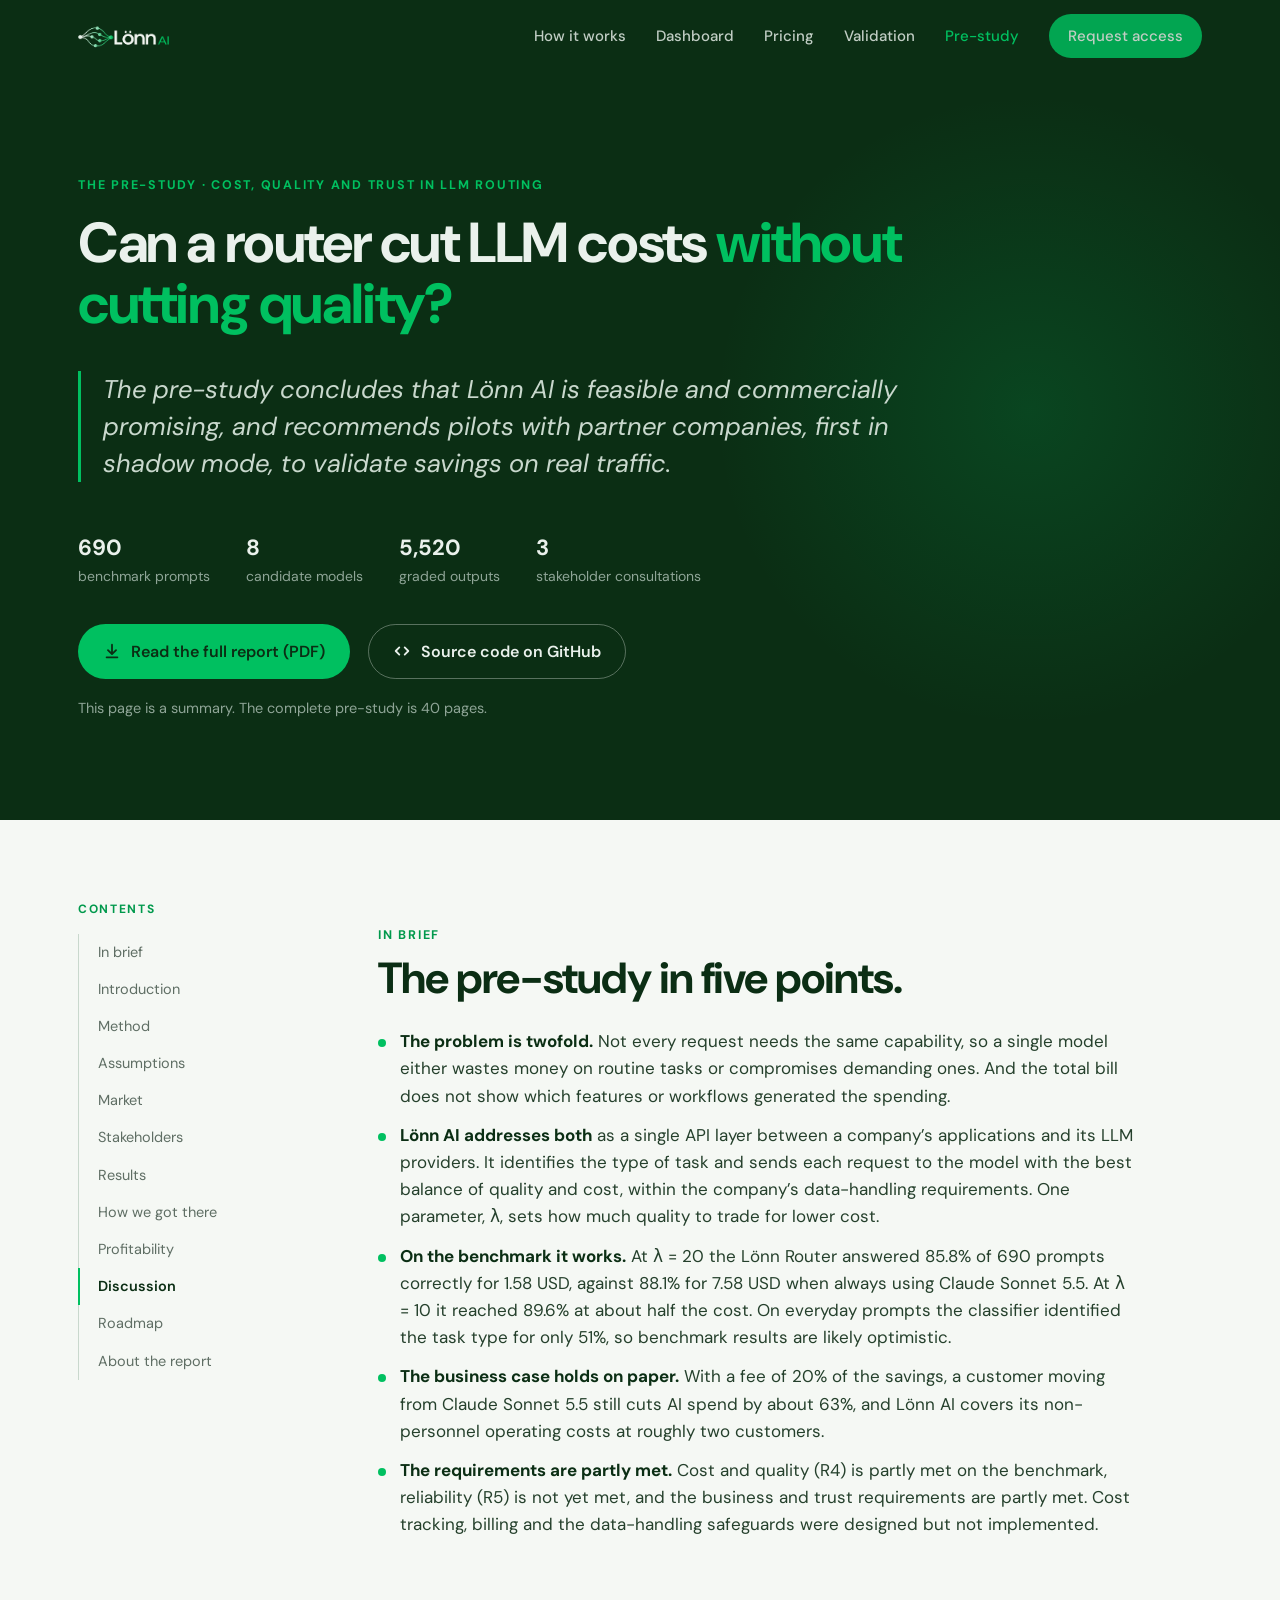
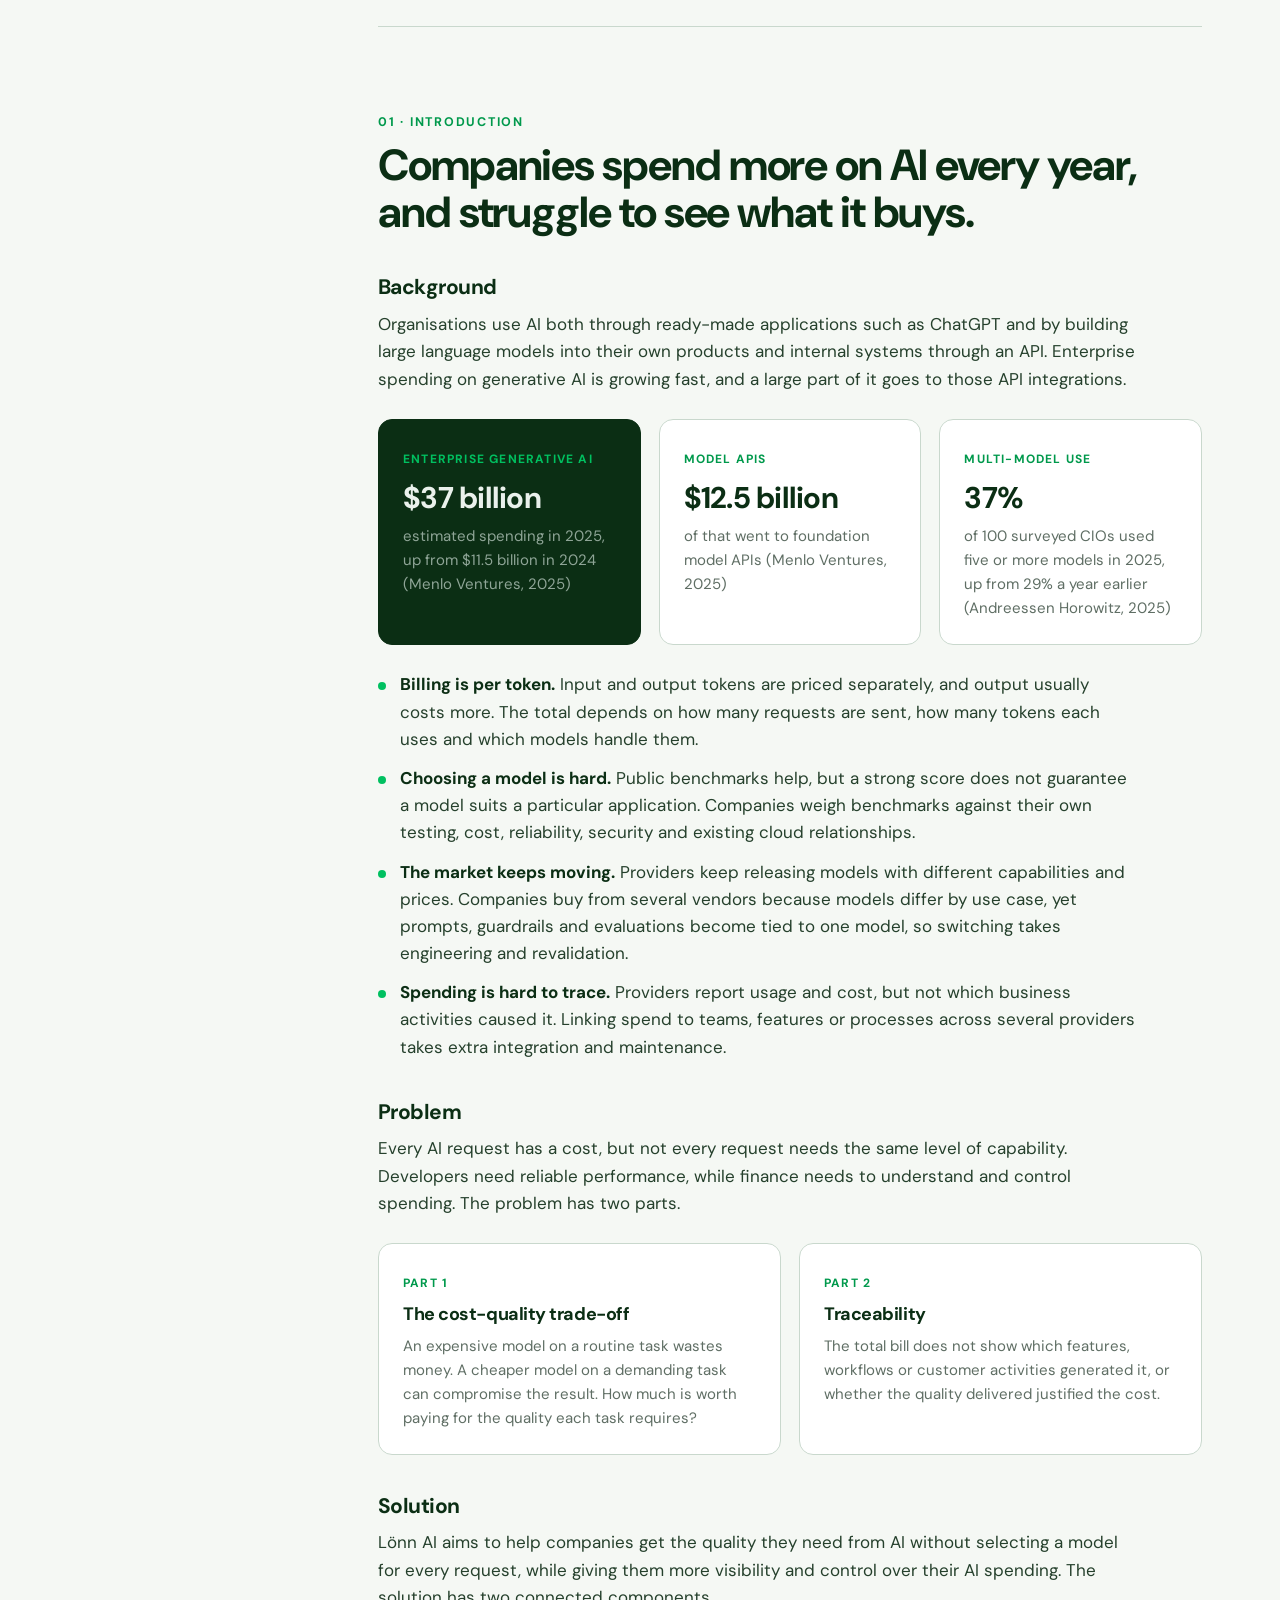
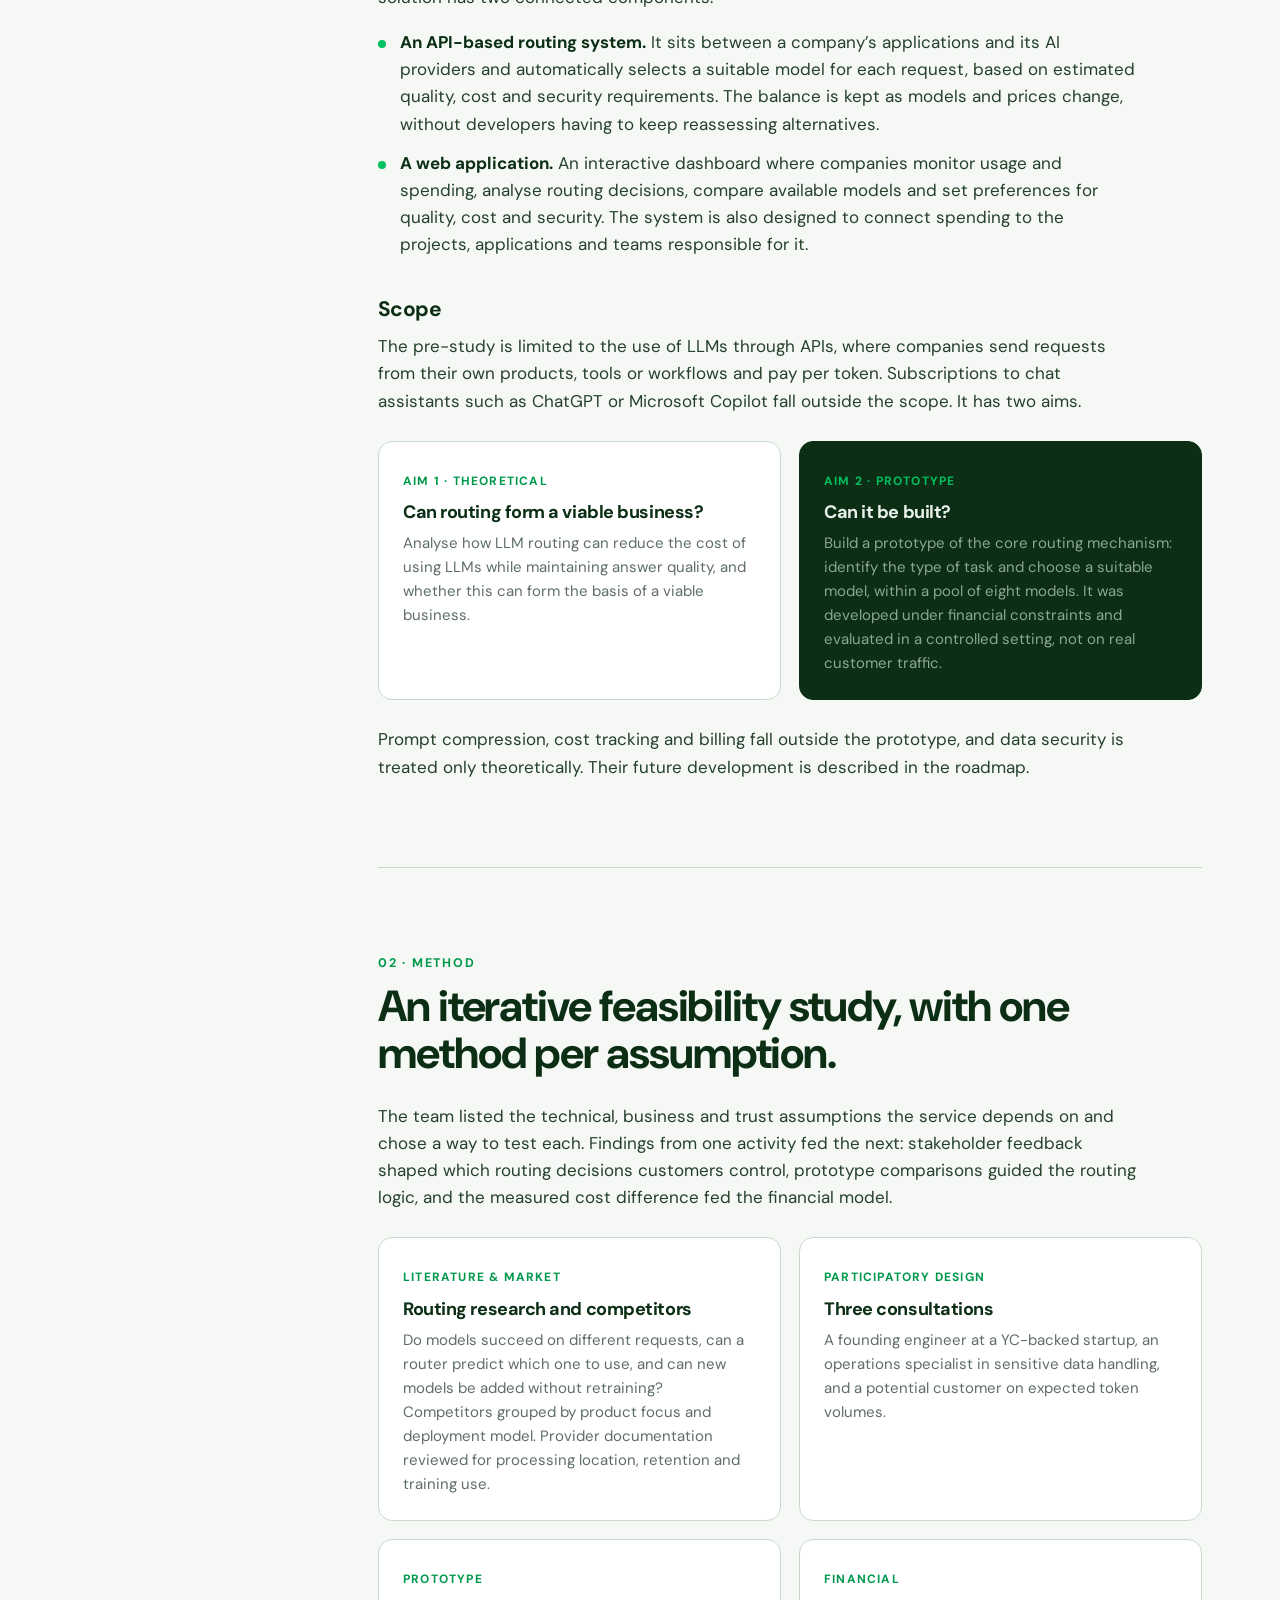
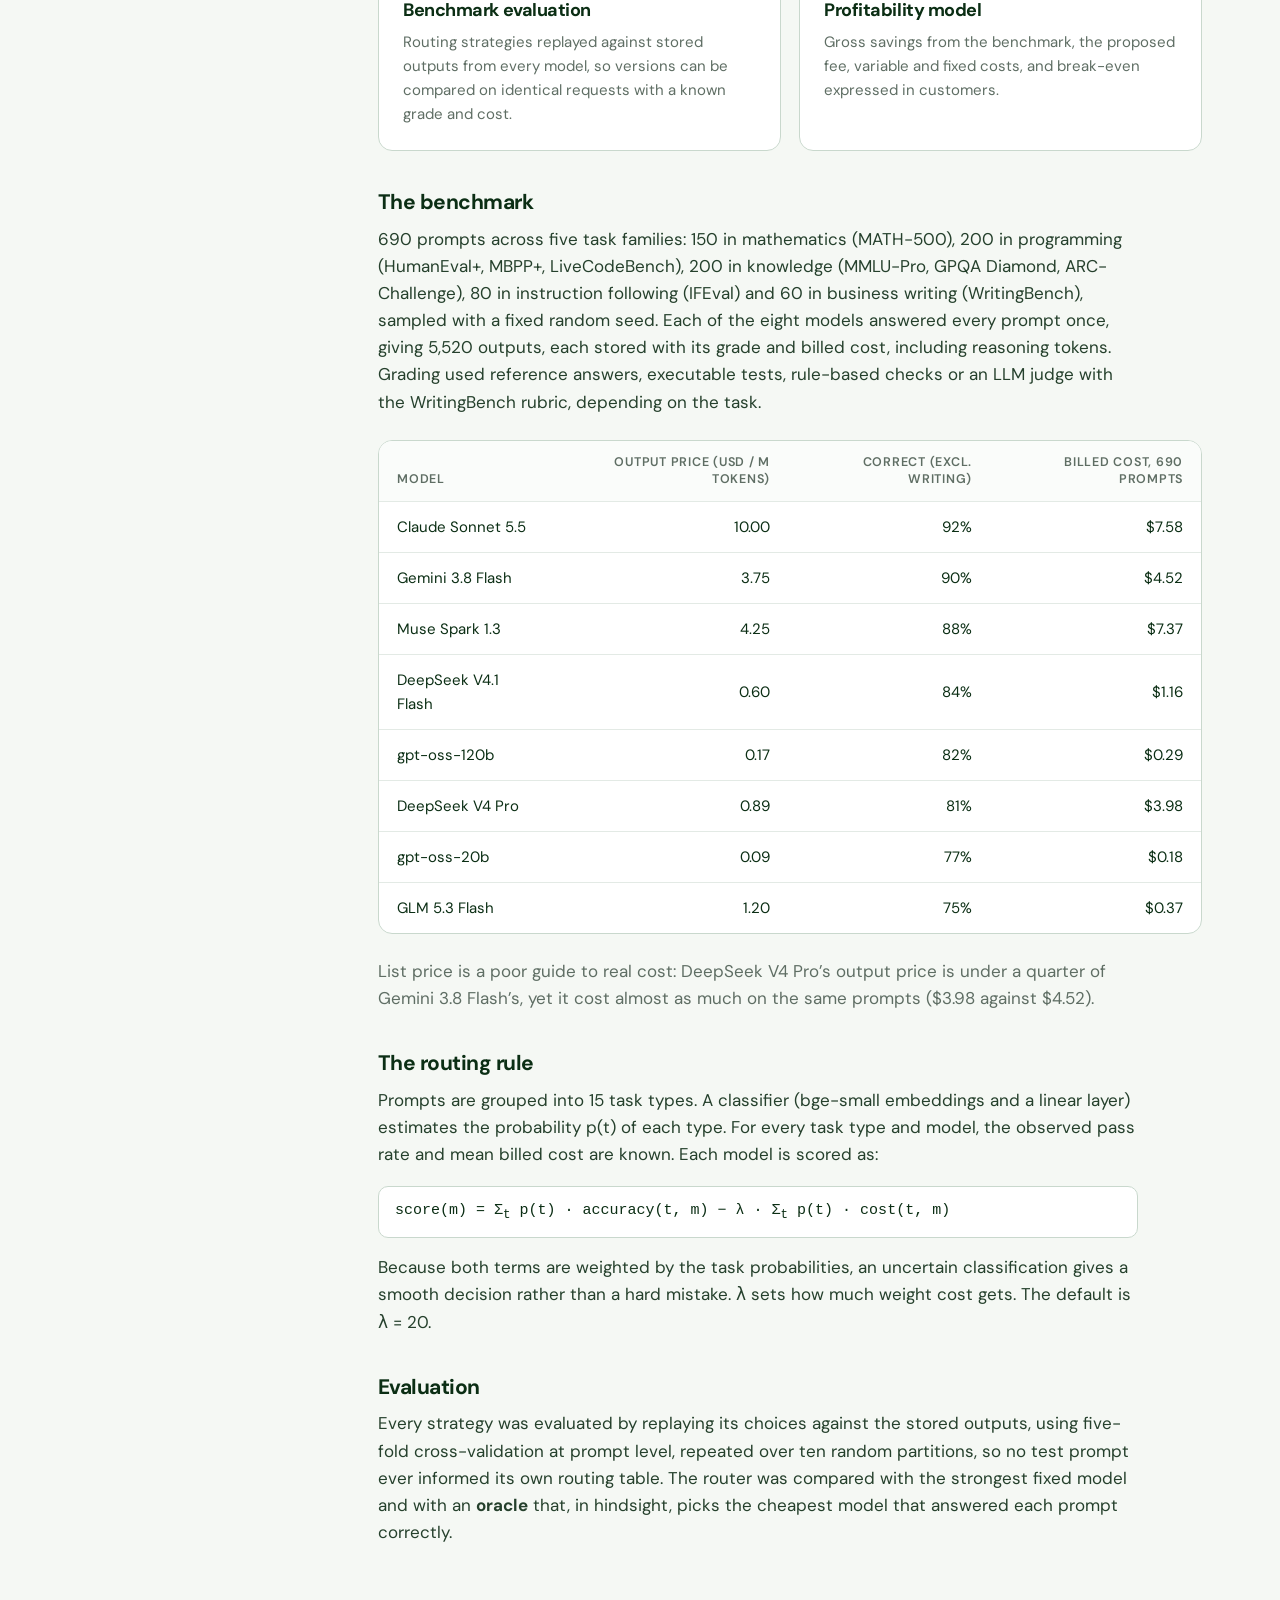
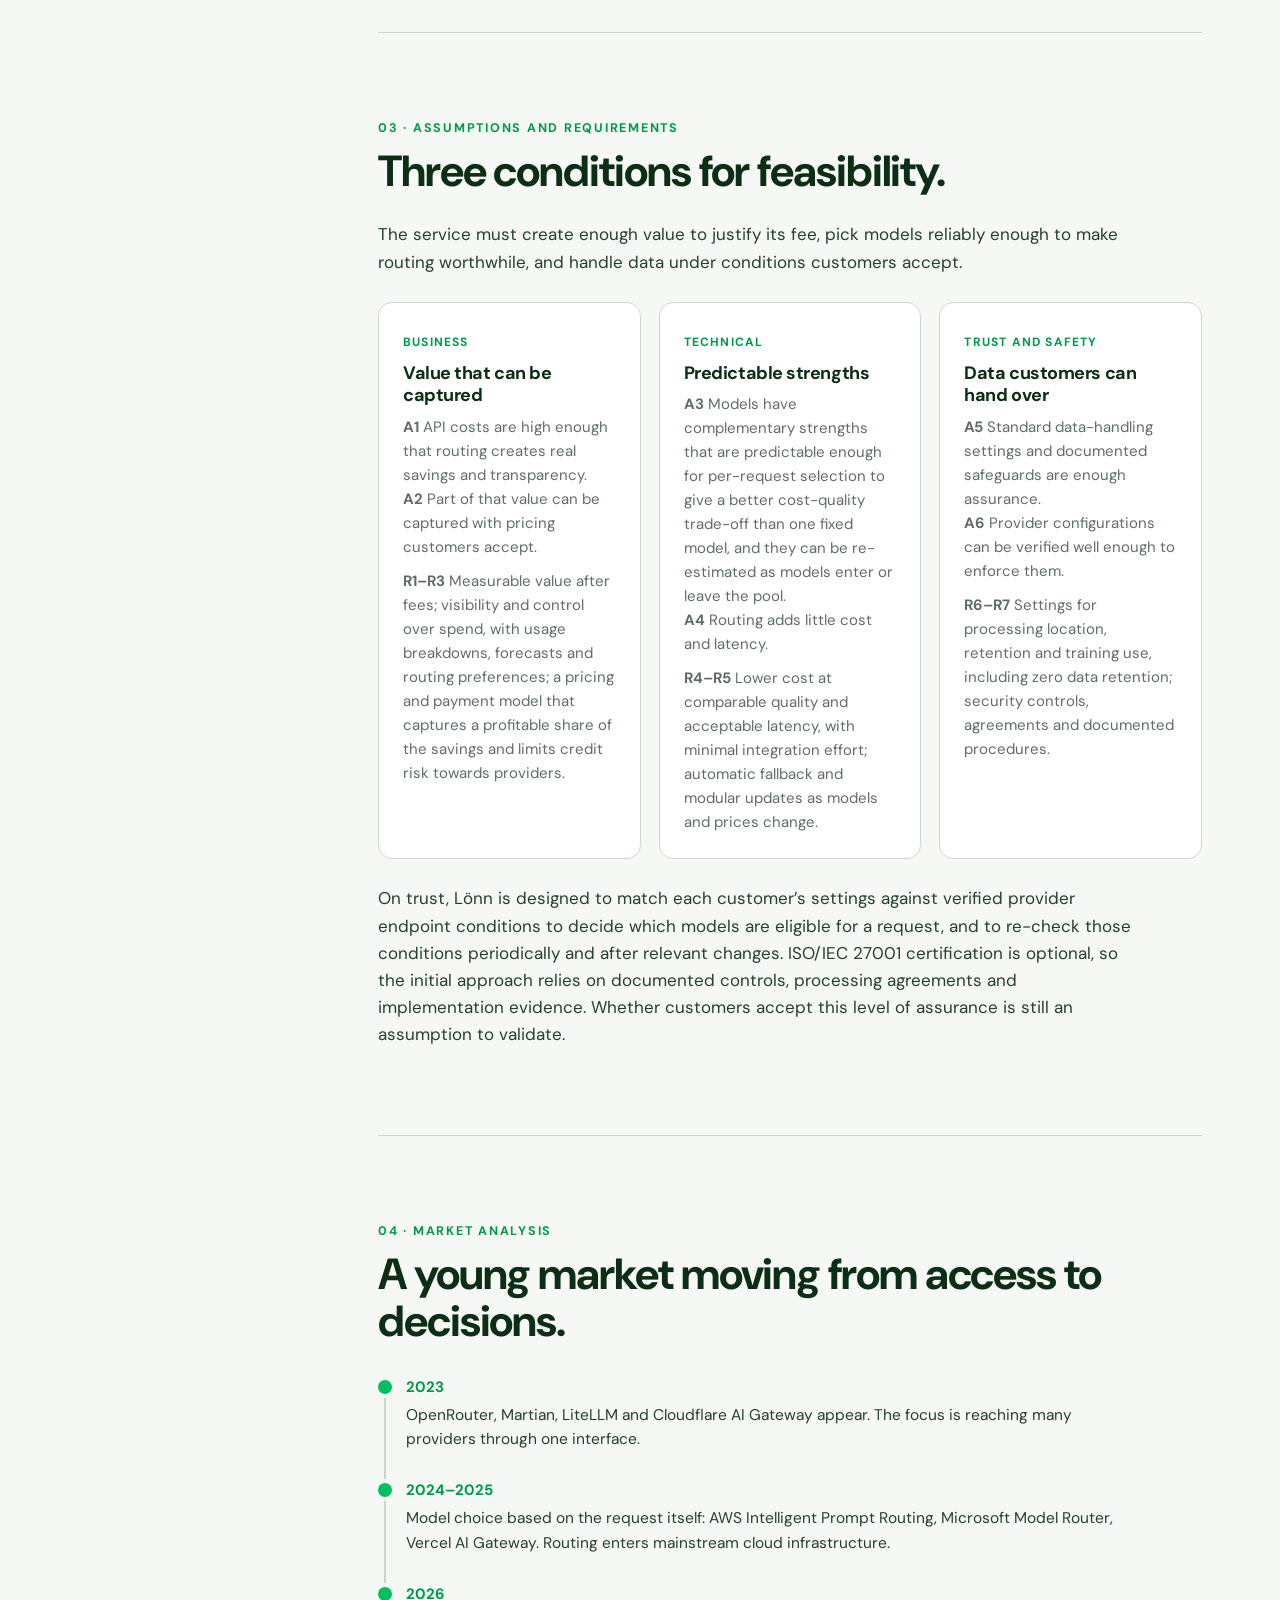
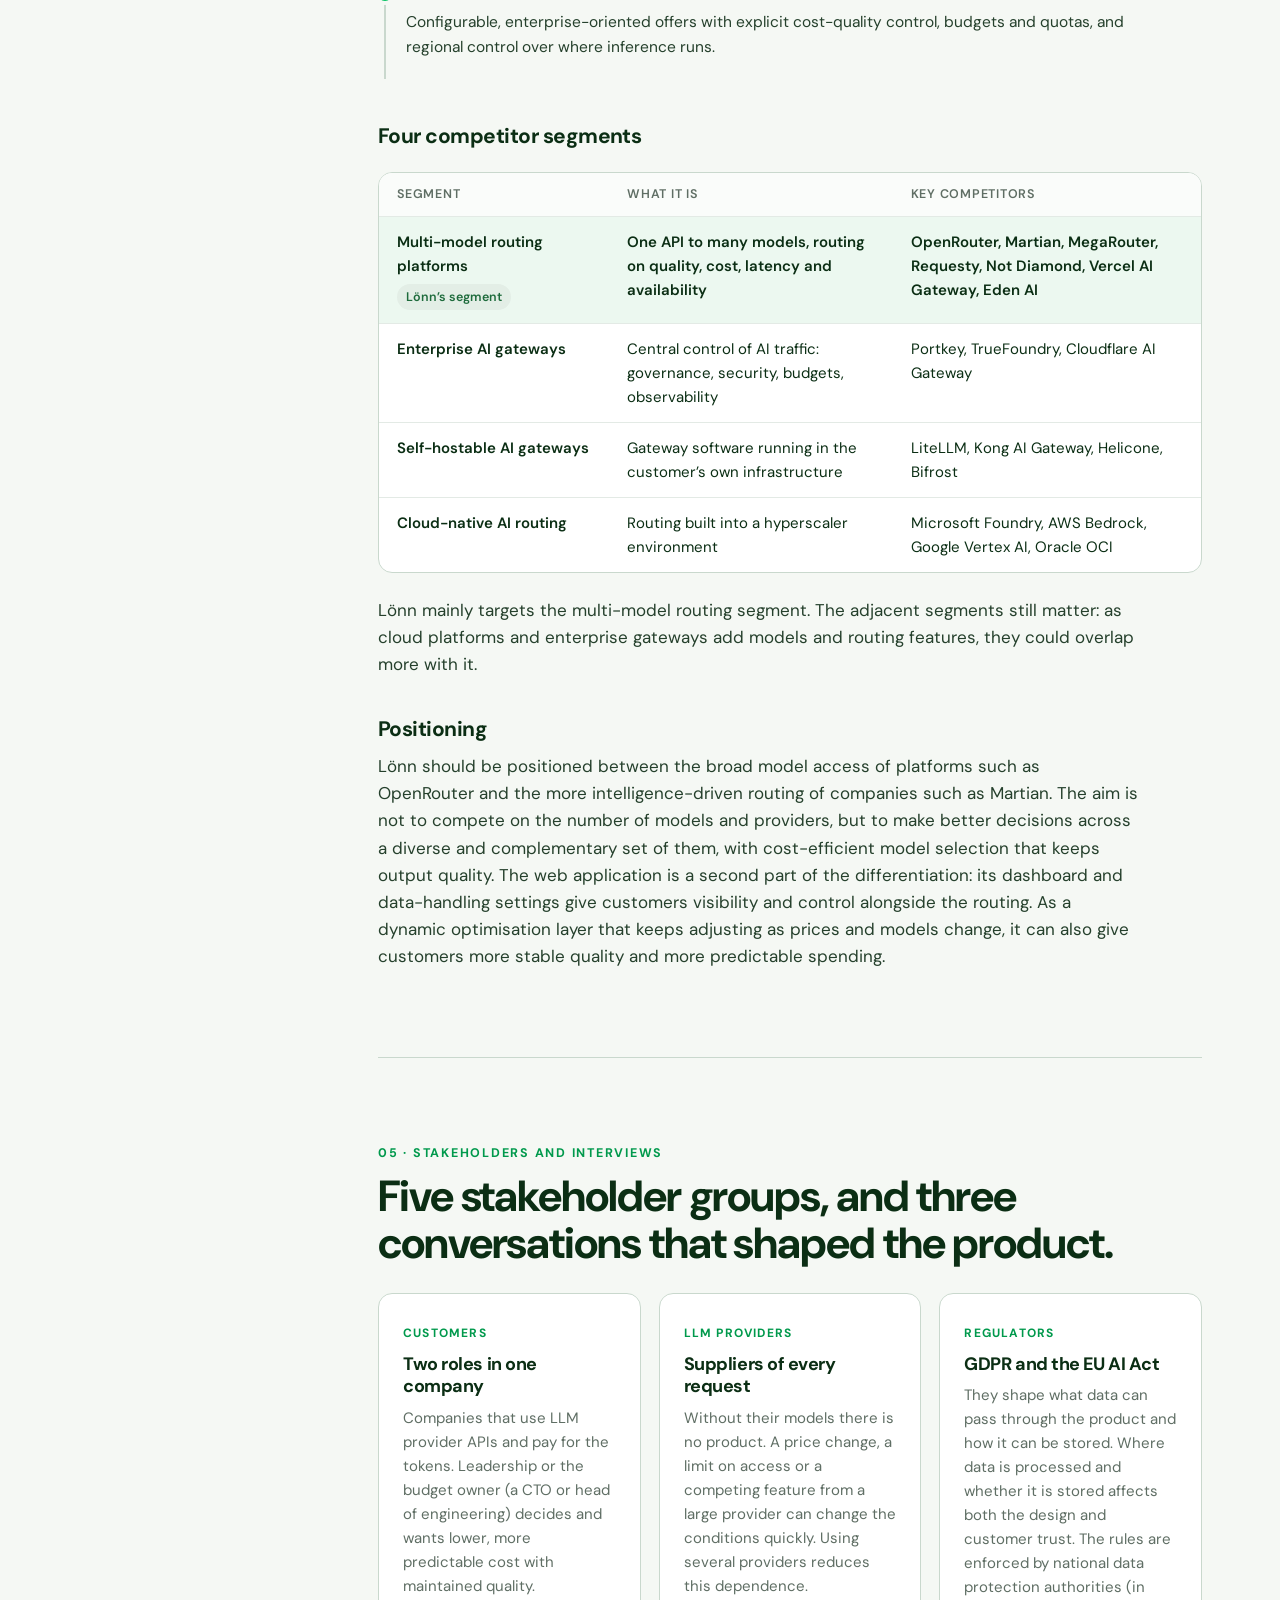
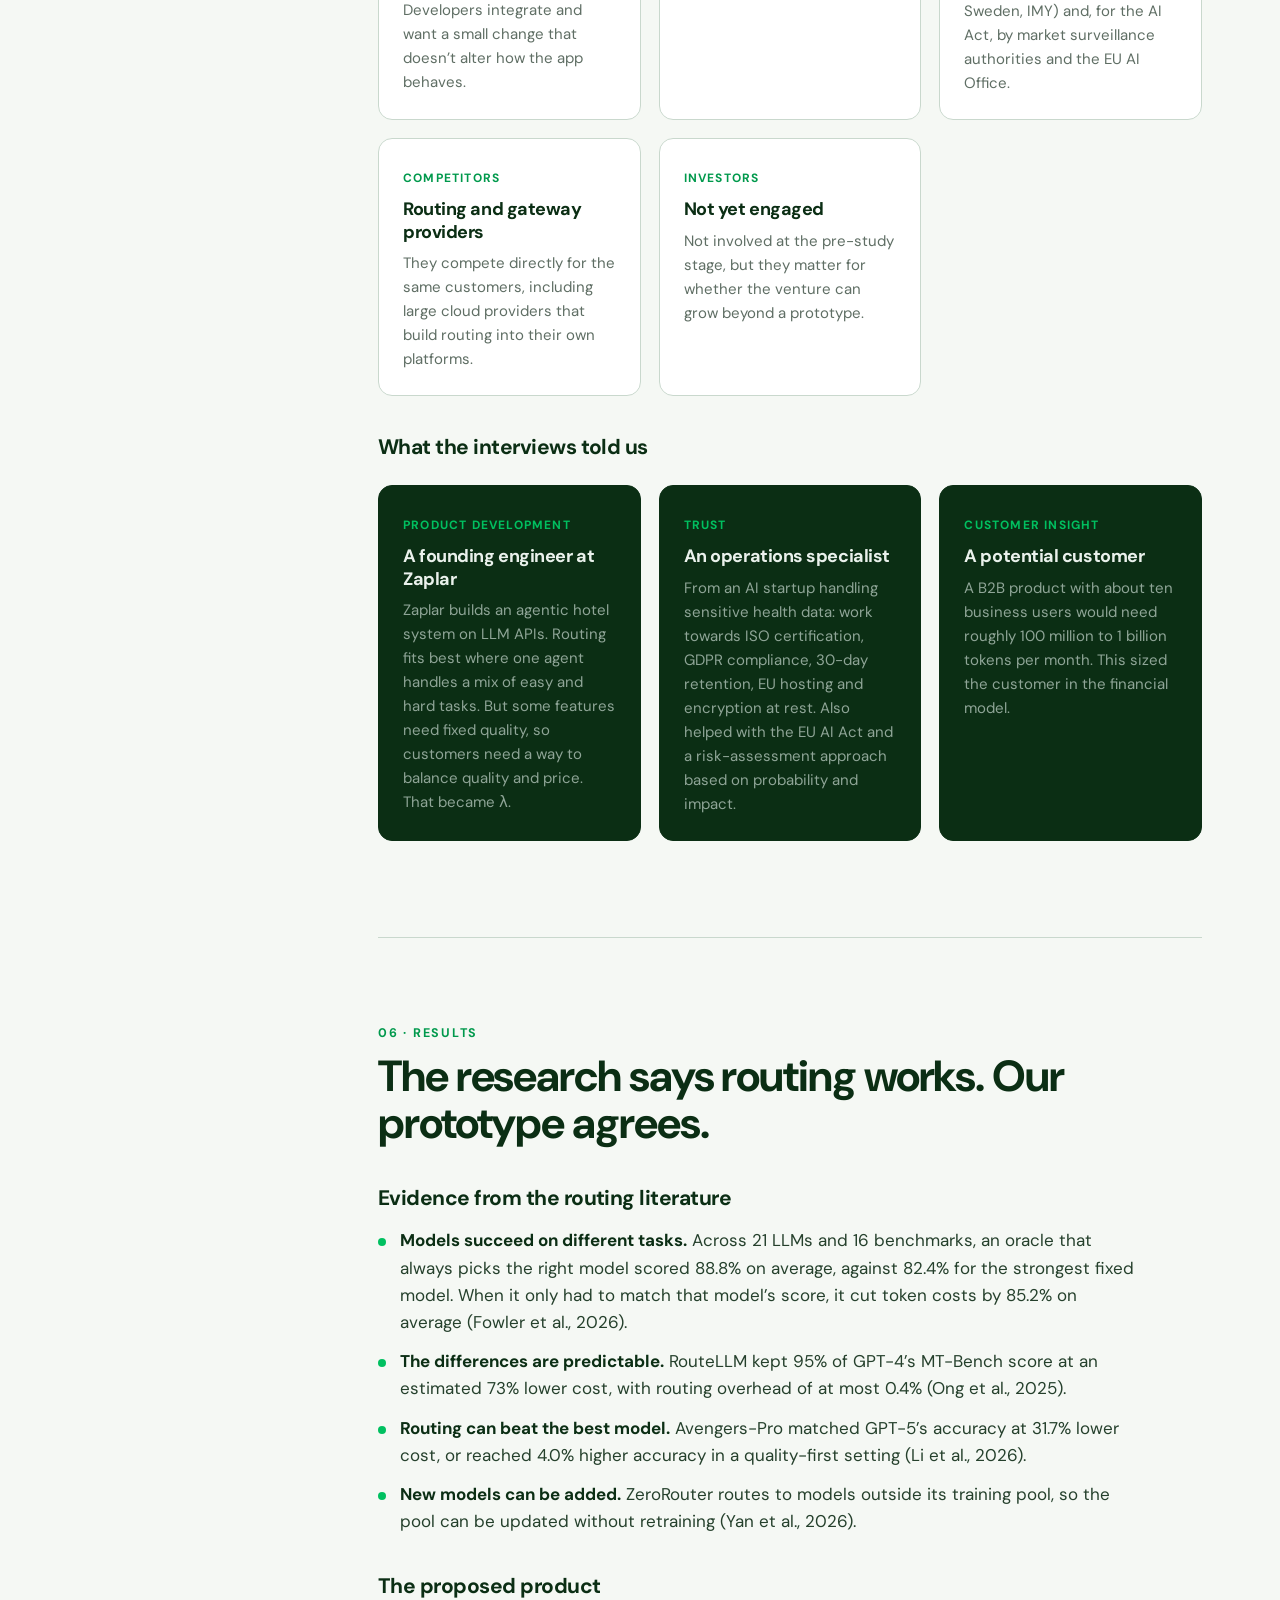
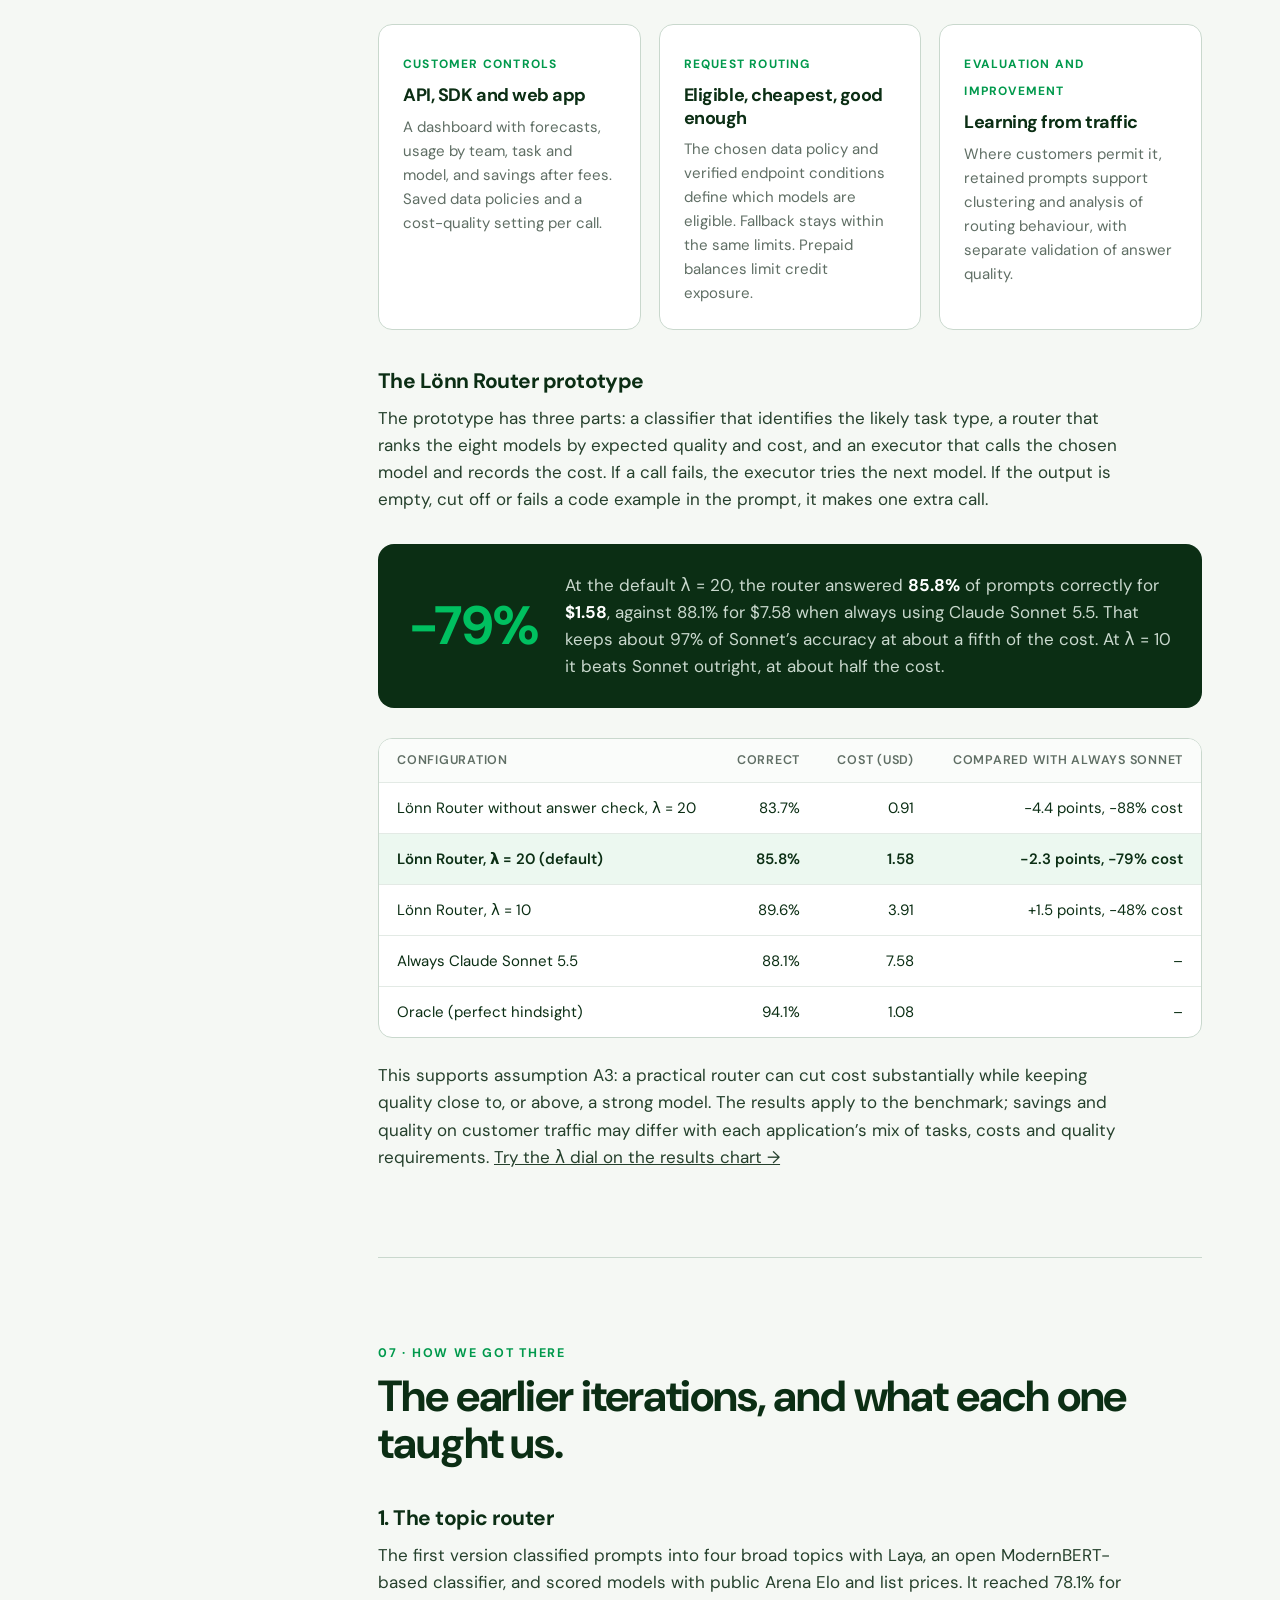
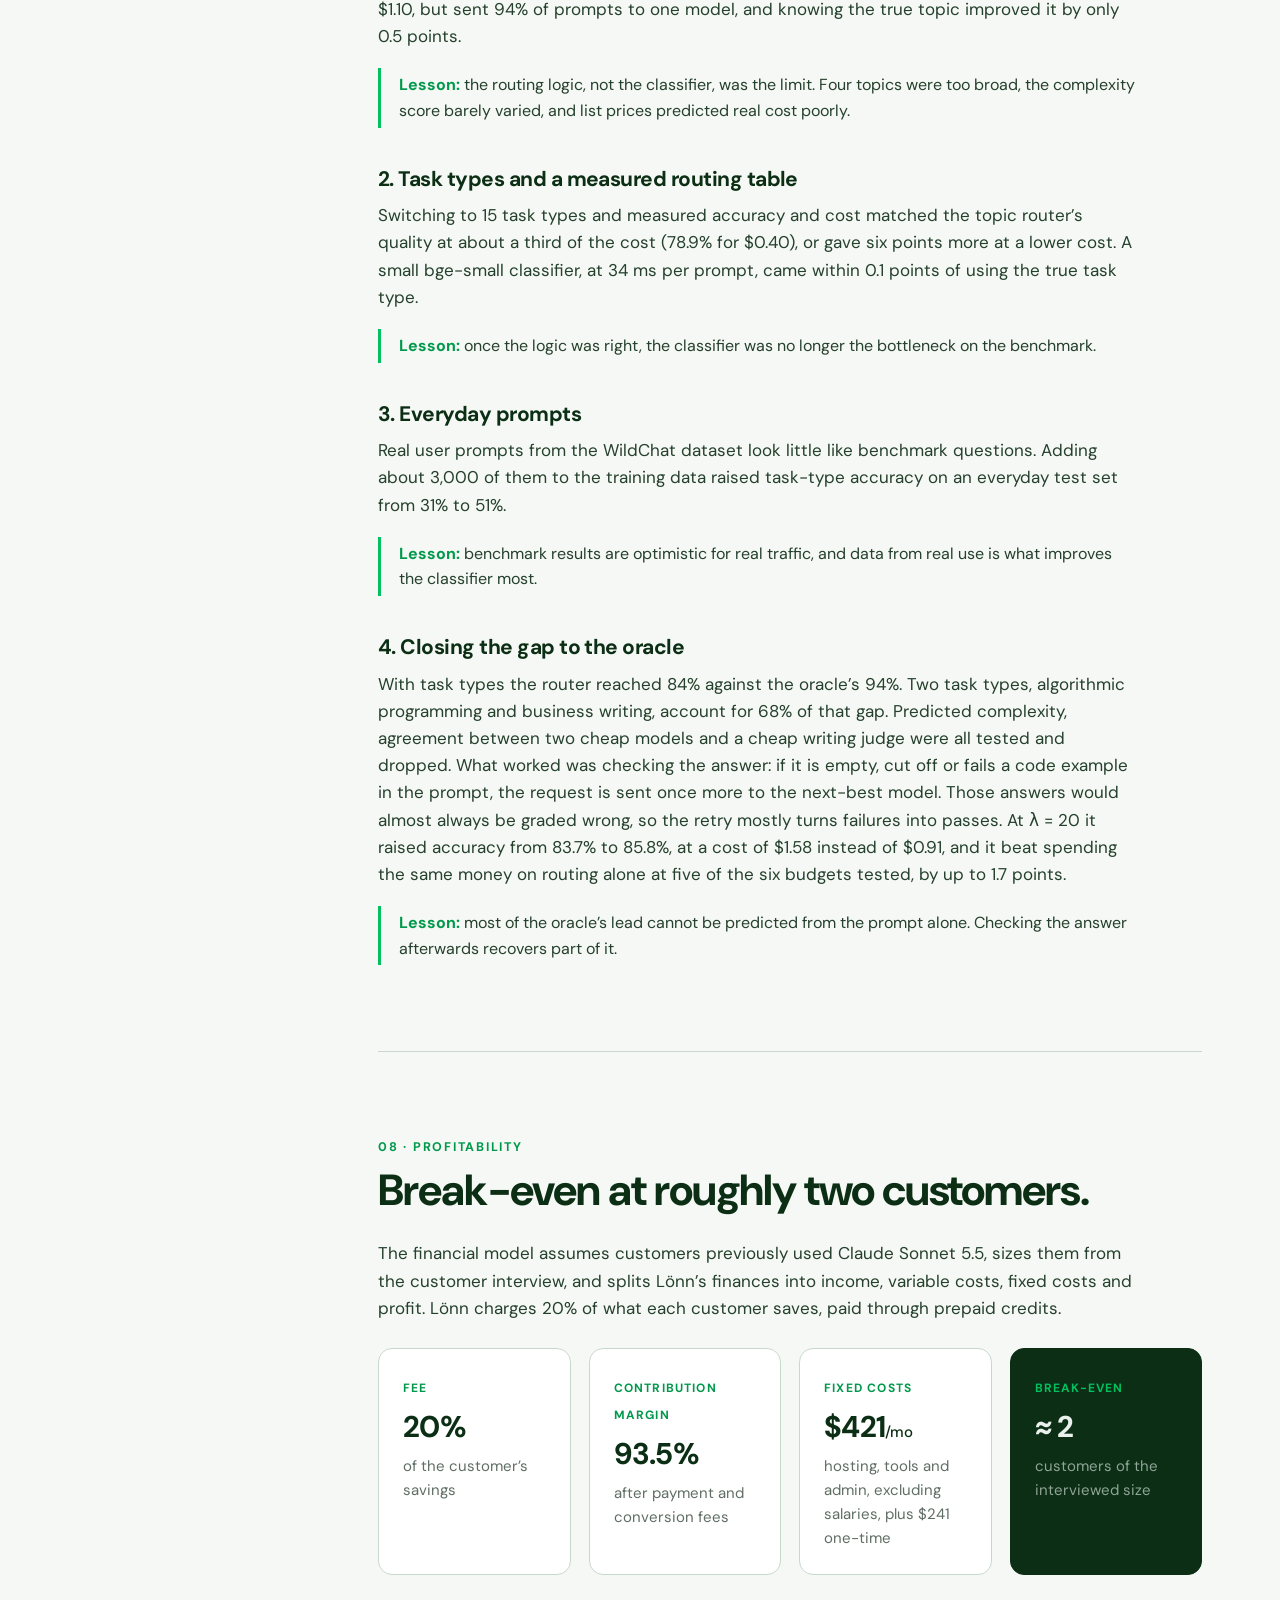
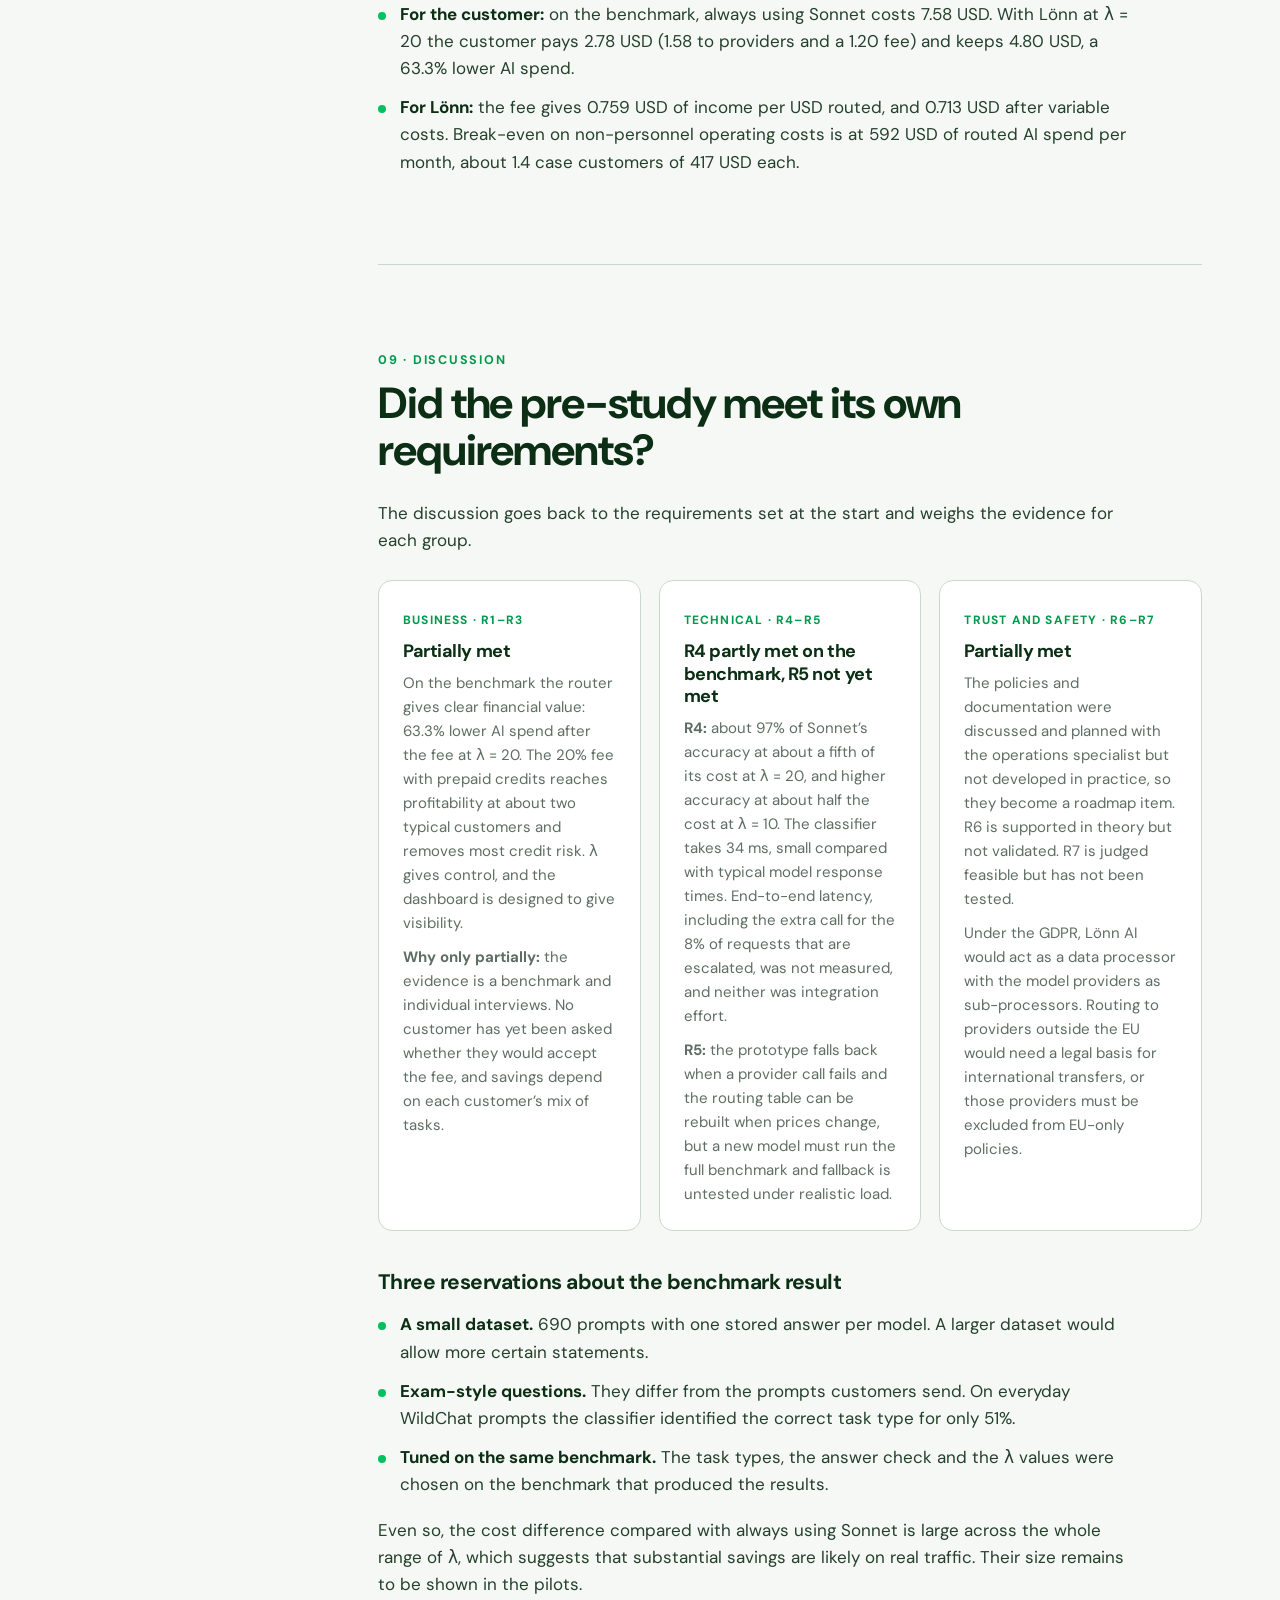
<file: prestudy.html>
<!DOCTYPE html>
<html lang="en">
<head>
<meta charset="utf-8">
<meta name="viewport" content="width=device-width, initial-scale=1">
<title>Pre-study — Lönn AI</title>
<meta name="description" content="Summary of the Lönn AI pre-study: can routing requests between LLM providers reduce cost while keeping answer quality?">
<link rel="icon" href="assets/img/favicon.png">
<link rel="apple-touch-icon" href="assets/img/apple-touch-icon.png">
<link rel="preconnect" href="https://fonts.googleapis.com">
<link rel="preconnect" href="https://fonts.gstatic.com" crossorigin>
<link href="https://fonts.googleapis.com/css2?family=DM+Sans:opsz,wght@9..40,400;9..40,500;9..40,600;9..40,700&display=swap" rel="stylesheet">
<link rel="stylesheet" href="assets/css/style.css?v=202611111850">
</head>
<body>
<div class="progress" aria-hidden="true"></div>

<header class="nav">
  <div class="wrap">
    <a class="logo" href="index.html" aria-label="Lönn AI home"><img src="assets/img/logo-light.png" alt="Lönn AI"></a>
    <nav>
      <ul>
        <li><a href="index.html#how">How it works</a></li>
        <li><a href="index.html#dashboard">Dashboard</a></li>
        <li><a href="index.html#pricing">Pricing</a></li>
        <li><a href="index.html#validation">Validation</a></li>
        <li><a class="active" href="prestudy.html">Pre-study</a></li>
        <li><a class="btn btn-primary btn-s" href="index.html#access">Request access</a></li>
      </ul>
    </nav>
    <button class="nav-toggle" aria-label="Open menu"><svg width="24" height="24" viewBox="0 0 24 24" fill="none" stroke="currentColor" stroke-width="2" stroke-linecap="round"><path d="M4 7h16M4 12h16M4 17h16"/></svg></button>
  </div>
</header>

<section class="dark ps-hero">
  <div class="hero-glow"></div>
  <div class="wrap" style="position:relative;z-index:2">
    <span class="eyebrow reveal">The pre-study · Cost, quality and trust in LLM routing</span>
    <h1 class="h-l reveal" style="--d:.06s">Can a router cut LLM costs <span class="g">without cutting quality?</span></h1>
    <p class="q reveal" style="--d:.14s">The pre-study concludes that Lönn AI is feasible and commercially promising, and recommends pilots with partner companies, first in shadow mode, to validate savings on real traffic.</p>
    <div class="ps-meta reveal" style="--d:.22s">
      <div><b data-count="690">690</b>benchmark prompts</div>
      <div><b data-count="8">8</b>candidate models</div>
      <div><b>5,520</b>graded outputs</div>
      <div><b>3</b>stakeholder consultations</div>
    </div>
    <div class="ps-pdf reveal" style="--d:.28s">
      <a class="btn btn-primary" href="Lonn_AI_Prestudy.pdf" target="_blank" rel="noopener"><svg viewBox="0 0 20 20" fill="none" stroke="currentColor" stroke-width="2" stroke-linecap="round" stroke-linejoin="round"><path d="M10 3v10M5.5 9l4.5 4.5L14.5 9M4 17h12"/></svg> Read the full report (PDF)</a>
      <a class="btn btn-ghost" href="https://github.com/emrailklmin/Lonn" target="_blank" rel="noopener"><svg viewBox="0 0 20 20" fill="none" stroke="currentColor" stroke-width="2" stroke-linecap="round" stroke-linejoin="round"><path d="M7 6l-4 4 4 4M13 6l4 4-4 4"/></svg> Source code on GitHub</a>
      <span>This page is a summary. The complete pre-study is 40 pages.</span>
    </div>
  </div>
</section>

<div class="light">
<div class="wrap ps-layout">
  <aside class="toc" aria-label="Contents">
    <div class="t">Contents</div>
    <ol>
      <li><a href="#brief">In brief</a></li>
      <li><a href="#intro">Introduction</a></li>
      <li><a href="#method">Method</a></li>
      <li><a href="#assumptions">Assumptions</a></li>
      <li><a href="#market">Market</a></li>
      <li><a href="#stakeholders">Stakeholders</a></li>
      <li><a href="#results">Results</a></li>
      <li><a href="#iterations">How we got there</a></li>
      <li><a href="#profitability">Profitability</a></li>
      <li><a href="#discussion">Discussion</a></li>
      <li><a href="#roadmap">Roadmap</a></li>
      <li><a href="#about">About the report</a></li>
    </ol>
  </aside>

  <main class="ps-content">

    <!-- IN BRIEF -->
    <section class="ps-sec" id="brief">
      <span class="eyebrow">In brief</span>
      <h2 class="reveal">The pre-study in five points.</h2>
      <ul class="bullets">
        <li class="reveal"><b>The problem is twofold.</b> Not every request needs the same capability, so a single model either wastes money on routine tasks or compromises demanding ones. And the total bill does not show which features or workflows generated the spending.</li>
        <li class="reveal"><b>Lönn AI addresses both</b> as a single API layer between a company’s applications and its LLM providers. It identifies the type of task and sends each request to the model with the best balance of quality and cost, within the company’s data-handling requirements. One parameter, λ, sets how much quality to trade for lower cost.</li>
        <li class="reveal"><b>On the benchmark it works.</b> At λ = 20 the Lönn Router answered 85.8% of 690 prompts correctly for 1.58 USD, against 88.1% for 7.58 USD when always using Claude Sonnet 5.5. At λ = 10 it reached 89.6% at about half the cost. On everyday prompts the classifier identified the task type for only 51%, so benchmark results are likely optimistic.</li>
        <li class="reveal"><b>The business case holds on paper.</b> With a fee of 20% of the savings, a customer moving from Claude Sonnet 5.5 still cuts AI spend by about 63%, and Lönn AI covers its non-personnel operating costs at roughly two customers.</li>
        <li class="reveal"><b>The requirements are partly met.</b> Cost and quality (R4) is partly met on the benchmark, reliability (R5) is not yet met, and the business and trust requirements are partly met. Cost tracking, billing and the data-handling safeguards were designed but not implemented.</li>
      </ul>
    </section>

    <!-- 1 INTRO -->
    <section class="ps-sec" id="intro">
      <span class="eyebrow">01 · Introduction</span>
      <h2 class="reveal">Companies spend more on AI every year, and struggle to see what it buys.</h2>

      <h3>Background</h3>
      <p class="reveal">Organisations use AI both through ready-made applications such as ChatGPT and by building large language models into their own products and internal systems through an API. Enterprise spending on generative AI is growing fast, and a large part of it goes to those API integrations.</p>
      <div class="cards three">
        <div class="card dk reveal"><span class="tag">Enterprise generative AI</span><h4 style="font-size:30px">$37 billion</h4><p>estimated spending in 2025, up from $11.5 billion in 2024 (Menlo Ventures, 2025)</p></div>
        <div class="card reveal" style="--d:.06s"><span class="tag">Model APIs</span><h4 style="font-size:30px">$12.5 billion</h4><p>of that went to foundation model APIs (Menlo Ventures, 2025)</p></div>
        <div class="card reveal" style="--d:.12s"><span class="tag">Multi-model use</span><h4 style="font-size:30px">37%</h4><p>of 100 surveyed CIOs used five or more models in 2025, up from 29% a year earlier (Andreessen Horowitz, 2025)</p></div>
      </div>
      <ul class="bullets">
        <li class="reveal"><b>Billing is per token.</b> Input and output tokens are priced separately, and output usually costs more. The total depends on how many requests are sent, how many tokens each uses and which models handle them.</li>
        <li class="reveal"><b>Choosing a model is hard.</b> Public benchmarks help, but a strong score does not guarantee a model suits a particular application. Companies weigh benchmarks against their own testing, cost, reliability, security and existing cloud relationships.</li>
        <li class="reveal"><b>The market keeps moving.</b> Providers keep releasing models with different capabilities and prices. Companies buy from several vendors because models differ by use case, yet prompts, guardrails and evaluations become tied to one model, so switching takes engineering and revalidation.</li>
        <li class="reveal"><b>Spending is hard to trace.</b> Providers report usage and cost, but not which business activities caused it. Linking spend to teams, features or processes across several providers takes extra integration and maintenance.</li>
      </ul>

      <h3>Problem</h3>
      <p class="reveal">Every AI request has a cost, but not every request needs the same level of capability. Developers need reliable performance, while finance needs to understand and control spending. The problem has two parts.</p>
      <div class="cards">
        <div class="card reveal"><span class="tag">Part 1</span><h4>The cost-quality trade-off</h4><p>An expensive model on a routine task wastes money. A cheaper model on a demanding task can compromise the result. How much is worth paying for the quality each task requires?</p></div>
        <div class="card reveal" style="--d:.06s"><span class="tag">Part 2</span><h4>Traceability</h4><p>The total bill does not show which features, workflows or customer activities generated it, or whether the quality delivered justified the cost.</p></div>
      </div>

      <h3>Solution</h3>
      <p class="reveal">Lönn AI aims to help companies get the quality they need from AI without selecting a model for every request, while giving them more visibility and control over their AI spending. The solution has two connected components.</p>
      <ul class="bullets">
        <li class="reveal"><b>An API-based routing system.</b> It sits between a company’s applications and its AI providers and automatically selects a suitable model for each request, based on estimated quality, cost and security requirements. The balance is kept as models and prices change, without developers having to keep reassessing alternatives.</li>
        <li class="reveal"><b>A web application.</b> An interactive dashboard where companies monitor usage and spending, analyse routing decisions, compare available models and set preferences for quality, cost and security. The system is also designed to connect spending to the projects, applications and teams responsible for it.</li>
      </ul>

      <h3>Scope</h3>
      <p class="reveal">The pre-study is limited to the use of LLMs through APIs, where companies send requests from their own products, tools or workflows and pay per token. Subscriptions to chat assistants such as ChatGPT or Microsoft Copilot fall outside the scope. It has two aims.</p>
      <div class="cards">
        <div class="card reveal"><span class="tag">Aim 1 · Theoretical</span><h4>Can routing form a viable business?</h4><p>Analyse how LLM routing can reduce the cost of using LLMs while maintaining answer quality, and whether this can form the basis of a viable business.</p></div>
        <div class="card dk reveal" style="--d:.06s"><span class="tag">Aim 2 · Prototype</span><h4>Can it be built?</h4><p>Build a prototype of the core routing mechanism: identify the type of task and choose a suitable model, within a pool of eight models. It was developed under financial constraints and evaluated in a controlled setting, not on real customer traffic.</p></div>
      </div>
      <p class="reveal">Prompt compression, cost tracking and billing fall outside the prototype, and data security is treated only theoretically. Their future development is described in the roadmap.</p>
    </section>

    <!-- 2 METHOD -->
    <section class="ps-sec" id="method">
      <span class="eyebrow">02 · Method</span>
      <h2 class="reveal">An iterative feasibility study, with one method per assumption.</h2>
      <p class="reveal">The team listed the technical, business and trust assumptions the service depends on and chose a way to test each. Findings from one activity fed the next: stakeholder feedback shaped which routing decisions customers control, prototype comparisons guided the routing logic, and the measured cost difference fed the financial model.</p>
      <div class="cards">
        <div class="card reveal"><span class="tag">Literature &amp; market</span><h4>Routing research and competitors</h4><p>Do models succeed on different requests, can a router predict which one to use, and can new models be added without retraining? Competitors grouped by product focus and deployment model. Provider documentation reviewed for processing location, retention and training use.</p></div>
        <div class="card reveal" style="--d:.06s"><span class="tag">Participatory design</span><h4>Three consultations</h4><p>A founding engineer at a YC-backed startup, an operations specialist in sensitive data handling, and a potential customer on expected token volumes.</p></div>
        <div class="card reveal"><span class="tag">Prototype</span><h4>Benchmark evaluation</h4><p>Routing strategies replayed against stored outputs from every model, so versions can be compared on identical requests with a known grade and cost.</p></div>
        <div class="card reveal" style="--d:.06s"><span class="tag">Financial</span><h4>Profitability model</h4><p>Gross savings from the benchmark, the proposed fee, variable and fixed costs, and break-even expressed in customers.</p></div>
      </div>

      <h3>The benchmark</h3>
      <p class="reveal">690 prompts across five task families: 150 in mathematics (MATH-500), 200 in programming (HumanEval+, MBPP+, LiveCodeBench), 200 in knowledge (MMLU-Pro, GPQA Diamond, ARC-Challenge), 80 in instruction following (IFEval) and 60 in business writing (WritingBench), sampled with a fixed random seed. Each of the eight models answered every prompt once, giving 5,520 outputs, each stored with its grade and billed cost, including reasoning tokens. Grading used reference answers, executable tests, rule-based checks or an LLM judge with the WritingBench rubric, depending on the task.</p>
      <div class="table-wrap reveal">
        <table>
          <thead><tr><th>Model</th><th class="num">Output price (USD / M tokens)</th><th class="num">Correct (excl. writing)</th><th class="num">Billed cost, 690 prompts</th></tr></thead>
          <tbody>
            <tr><td>Claude Sonnet 5.5</td><td class="num">10.00</td><td class="num">92%</td><td class="num">$7.58</td></tr>
            <tr><td>Gemini 3.8 Flash</td><td class="num">3.75</td><td class="num">90%</td><td class="num">$4.52</td></tr>
            <tr><td>Muse Spark 1.3</td><td class="num">4.25</td><td class="num">88%</td><td class="num">$7.37</td></tr>
            <tr><td>DeepSeek V4.1 Flash</td><td class="num">0.60</td><td class="num">84%</td><td class="num">$1.16</td></tr>
            <tr><td>gpt-oss-120b</td><td class="num">0.17</td><td class="num">82%</td><td class="num">$0.29</td></tr>
            <tr><td>DeepSeek V4 Pro</td><td class="num">0.89</td><td class="num">81%</td><td class="num">$3.98</td></tr>
            <tr><td>gpt-oss-20b</td><td class="num">0.09</td><td class="num">77%</td><td class="num">$0.18</td></tr>
            <tr><td>GLM 5.3 Flash</td><td class="num">1.20</td><td class="num">75%</td><td class="num">$0.37</td></tr>
          </tbody>
        </table>
      </div>
      <p class="muted reveal">List price is a poor guide to real cost: DeepSeek V4 Pro’s output price is under a quarter of Gemini 3.8 Flash’s, yet it cost almost as much on the same prompts ($3.98 against $4.52).</p>

      <h3>The routing rule</h3>
      <p class="reveal">Prompts are grouped into 15 task types. A classifier (bge-small embeddings and a linear layer) estimates the probability p(t) of each type. For every task type and model, the observed pass rate and mean billed cost are known. Each model is scored as:</p>
      <div class="formula reveal" style="max-width:760px;font-size:15px">score(m) = Σ<sub>t</sub> p(t) · accuracy(t, m) − λ · Σ<sub>t</sub> p(t) · cost(t, m)</div>
      <p class="reveal" style="margin-top:16px">Because both terms are weighted by the task probabilities, an uncertain classification gives a smooth decision rather than a hard mistake. λ sets how much weight cost gets. The default is λ = 20.</p>

      <h3>Evaluation</h3>
      <p class="reveal">Every strategy was evaluated by replaying its choices against the stored outputs, using five-fold cross-validation at prompt level, repeated over ten random partitions, so no test prompt ever informed its own routing table. The router was compared with the strongest fixed model and with an <b>oracle</b> that, in hindsight, picks the cheapest model that answered each prompt correctly.</p>
    </section>

    <!-- 3 ASSUMPTIONS -->
    <section class="ps-sec" id="assumptions">
      <span class="eyebrow">03 · Assumptions and requirements</span>
      <h2 class="reveal">Three conditions for feasibility.</h2>
      <p class="reveal">The service must create enough value to justify its fee, pick models reliably enough to make routing worthwhile, and handle data under conditions customers accept.</p>
      <div class="cards three">
        <div class="card reveal">
          <span class="tag">Business</span>
          <h4>Value that can be captured</h4>
          <p><b>A1</b> API costs are high enough that routing creates real savings and transparency.<br><b>A2</b> Part of that value can be captured with pricing customers accept.</p>
          <p style="margin-top:10px"><b>R1–R3</b> Measurable value after fees; visibility and control over spend, with usage breakdowns, forecasts and routing preferences; a pricing and payment model that captures a profitable share of the savings and limits credit risk towards providers.</p>
        </div>
        <div class="card reveal" style="--d:.06s">
          <span class="tag">Technical</span>
          <h4>Predictable strengths</h4>
          <p><b>A3</b> Models have complementary strengths that are predictable enough for per-request selection to give a better cost-quality trade-off than one fixed model, and they can be re-estimated as models enter or leave the pool.<br><b>A4</b> Routing adds little cost and latency.</p>
          <p style="margin-top:10px"><b>R4–R5</b> Lower cost at comparable quality and acceptable latency, with minimal integration effort; automatic fallback and modular updates as models and prices change.</p>
        </div>
        <div class="card reveal" style="--d:.12s">
          <span class="tag">Trust and safety</span>
          <h4>Data customers can hand over</h4>
          <p><b>A5</b> Standard data-handling settings and documented safeguards are enough assurance.<br><b>A6</b> Provider configurations can be verified well enough to enforce them.</p>
          <p style="margin-top:10px"><b>R6–R7</b> Settings for processing location, retention and training use, including zero data retention; security controls, agreements and documented procedures.</p>
        </div>
      </div>
      <p class="reveal">On trust, Lönn is designed to match each customer’s settings against verified provider endpoint conditions to decide which models are eligible for a request, and to re-check those conditions periodically and after relevant changes. ISO/IEC 27001 certification is optional, so the initial approach relies on documented controls, processing agreements and implementation evidence. Whether customers accept this level of assurance is still an assumption to validate.</p>
    </section>

    <!-- 4 MARKET -->
    <section class="ps-sec" id="market">
      <span class="eyebrow">04 · Market analysis</span>
      <h2 class="reveal">A young market moving from access to decisions.</h2>
      <div class="timeline">
        <div class="ti reveal"><div class="yr">2023</div><p>OpenRouter, Martian, LiteLLM and Cloudflare AI Gateway appear. The focus is reaching many providers through one interface.</p></div>
        <div class="ti reveal"><div class="yr">2024–2025</div><p>Model choice based on the request itself: AWS Intelligent Prompt Routing, Microsoft Model Router, Vercel AI Gateway. Routing enters mainstream cloud infrastructure.</p></div>
        <div class="ti reveal"><div class="yr">2026</div><p>Configurable, enterprise-oriented offers with explicit cost-quality control, budgets and quotas, and regional control over where inference runs.</p></div>
      </div>
      <h3>Four competitor segments</h3>
      <div class="table-wrap reveal">
        <table class="wraptable">
          <thead><tr><th>Segment</th><th>What it is</th><th>Key competitors</th></tr></thead>
          <tbody>
            <tr class="hl"><td>Multi-model routing platforms<br><span class="pill">Lönn’s segment</span></td><td class="wrapcell">One API to many models, routing on quality, cost, latency and availability</td><td class="wrapcell">OpenRouter, Martian, MegaRouter, Requesty, Not Diamond, Vercel AI Gateway, Eden AI</td></tr>
            <tr><td>Enterprise AI gateways</td><td class="wrapcell">Central control of AI traffic: governance, security, budgets, observability</td><td class="wrapcell">Portkey, TrueFoundry, Cloudflare AI Gateway</td></tr>
            <tr><td>Self-hostable AI gateways</td><td class="wrapcell">Gateway software running in the customer’s own infrastructure</td><td class="wrapcell">LiteLLM, Kong AI Gateway, Helicone, Bifrost</td></tr>
            <tr><td>Cloud-native AI routing</td><td class="wrapcell">Routing built into a hyperscaler environment</td><td class="wrapcell">Microsoft Foundry, AWS Bedrock, Google Vertex AI, Oracle OCI</td></tr>
          </tbody>
        </table>
      </div>
      <p class="reveal">Lönn mainly targets the multi-model routing segment. The adjacent segments still matter: as cloud platforms and enterprise gateways add models and routing features, they could overlap more with it.</p>
      <h3>Positioning</h3>
      <p class="reveal">Lönn should be positioned between the broad model access of platforms such as OpenRouter and the more intelligence-driven routing of companies such as Martian. The aim is not to compete on the number of models and providers, but to make better decisions across a diverse and complementary set of them, with cost-efficient model selection that keeps output quality. The web application is a second part of the differentiation: its dashboard and data-handling settings give customers visibility and control alongside the routing. As a dynamic optimisation layer that keeps adjusting as prices and models change, it can also give customers more stable quality and more predictable spending.</p>
    </section>

    <!-- 5 STAKEHOLDERS -->
    <section class="ps-sec" id="stakeholders">
      <span class="eyebrow">05 · Stakeholders and interviews</span>
      <h2 class="reveal">Five stakeholder groups, and three conversations that shaped the product.</h2>
      <div class="cards three">
        <div class="card reveal"><span class="tag">Customers</span><h4>Two roles in one company</h4><p>Companies that use LLM provider APIs and pay for the tokens. Leadership or the budget owner (a CTO or head of engineering) decides and wants lower, more predictable cost with maintained quality. Developers integrate and want a small change that doesn’t alter how the app behaves.</p></div>
        <div class="card reveal" style="--d:.06s"><span class="tag">LLM providers</span><h4>Suppliers of every request</h4><p>Without their models there is no product. A price change, a limit on access or a competing feature from a large provider can change the conditions quickly. Using several providers reduces this dependence.</p></div>
        <div class="card reveal" style="--d:.12s"><span class="tag">Regulators</span><h4>GDPR and the EU AI Act</h4><p>They shape what data can pass through the product and how it can be stored. Where data is processed and whether it is stored affects both the design and customer trust. The rules are enforced by national data protection authorities (in Sweden, IMY) and, for the AI Act, by market surveillance authorities and the EU AI Office.</p></div>
        <div class="card reveal"><span class="tag">Competitors</span><h4>Routing and gateway providers</h4><p>They compete directly for the same customers, including large cloud providers that build routing into their own platforms.</p></div>
        <div class="card reveal" style="--d:.06s"><span class="tag">Investors</span><h4>Not yet engaged</h4><p>Not involved at the pre-study stage, but they matter for whether the venture can grow beyond a prototype.</p></div>
      </div>

      <h3>What the interviews told us</h3>
      <div class="cards three">
        <div class="card dk reveal"><span class="tag">Product development</span><h4>A founding engineer at Zaplar</h4><p>Zaplar builds an agentic hotel system on LLM APIs. Routing fits best where one agent handles a mix of easy and hard tasks. But some features need fixed quality, so customers need a way to balance quality and price. That became λ.</p></div>
        <div class="card dk reveal" style="--d:.06s"><span class="tag">Trust</span><h4>An operations specialist</h4><p>From an AI startup handling sensitive health data: work towards ISO certification, GDPR compliance, 30-day retention, EU hosting and encryption at rest. Also helped with the EU AI Act and a risk-assessment approach based on probability and impact.</p></div>
        <div class="card dk reveal" style="--d:.12s"><span class="tag">Customer insight</span><h4>A potential customer</h4><p>A B2B product with about ten business users would need roughly 100 million to 1 billion tokens per month. This sized the customer in the financial model.</p></div>
      </div>
    </section>

    <!-- 6 RESULTS -->
    <section class="ps-sec" id="results">
      <span class="eyebrow">06 · Results</span>
      <h2 class="reveal">The research says routing works. Our prototype agrees.</h2>

      <h3>Evidence from the routing literature</h3>
      <ul class="bullets">
        <li class="reveal"><b>Models succeed on different tasks.</b> Across 21 LLMs and 16 benchmarks, an oracle that always picks the right model scored 88.8% on average, against 82.4% for the strongest fixed model. When it only had to match that model’s score, it cut token costs by 85.2% on average (Fowler et al., 2026).</li>
        <li class="reveal"><b>The differences are predictable.</b> RouteLLM kept 95% of GPT-4’s MT-Bench score at an estimated 73% lower cost, with routing overhead of at most 0.4% (Ong et al., 2025).</li>
        <li class="reveal"><b>Routing can beat the best model.</b> Avengers-Pro matched GPT-5’s accuracy at 31.7% lower cost, or reached 4.0% higher accuracy in a quality-first setting (Li et al., 2026).</li>
        <li class="reveal"><b>New models can be added.</b> ZeroRouter routes to models outside its training pool, so the pool can be updated without retraining (Yan et al., 2026).</li>
      </ul>

      <h3>The proposed product</h3>
      <div class="cards three">
        <div class="card reveal"><span class="tag">Customer controls</span><h4>API, SDK and web app</h4><p>A dashboard with forecasts, usage by team, task and model, and savings after fees. Saved data policies and a cost-quality setting per call.</p></div>
        <div class="card reveal" style="--d:.06s"><span class="tag">Request routing</span><h4>Eligible, cheapest, good enough</h4><p>The chosen data policy and verified endpoint conditions define which models are eligible. Fallback stays within the same limits. Prepaid balances limit credit exposure.</p></div>
        <div class="card reveal" style="--d:.12s"><span class="tag">Evaluation and improvement</span><h4>Learning from traffic</h4><p>Where customers permit it, retained prompts support clustering and analysis of routing behaviour, with separate validation of answer quality.</p></div>
      </div>

      <h3>The Lönn Router prototype</h3>
      <p class="reveal">The prototype has three parts: a classifier that identifies the likely task type, a router that ranks the eight models by expected quality and cost, and an executor that calls the chosen model and records the cost. If a call fails, the executor tries the next model. If the output is empty, cut off or fails a code example in the prompt, it makes one extra call.</p>
      <div class="callout reveal">
        <div class="n">−79%</div>
        <p>At the default λ = 20, the router answered <b style="color:#fff">85.8%</b> of prompts correctly for <b style="color:#fff">$1.58</b>, against 88.1% for $7.58 when always using Claude Sonnet 5.5. That keeps about 97% of Sonnet’s accuracy at about a fifth of the cost. At λ = 10 it beats Sonnet outright, at about half the cost.</p>
      </div>
      <div class="table-wrap reveal">
        <table>
          <thead><tr><th>Configuration</th><th class="num">Correct</th><th class="num">Cost (USD)</th><th class="num">Compared with always Sonnet</th></tr></thead>
          <tbody>
            <tr><td>Lönn Router without answer check, λ = 20</td><td class="num">83.7%</td><td class="num">0.91</td><td class="num">−4.4 points, −88% cost</td></tr>
            <tr class="hl"><td>Lönn Router, λ = 20 (default)</td><td class="num">85.8%</td><td class="num">1.58</td><td class="num">−2.3 points, −79% cost</td></tr>
            <tr><td>Lönn Router, λ = 10</td><td class="num">89.6%</td><td class="num">3.91</td><td class="num">+1.5 points, −48% cost</td></tr>
            <tr><td>Always Claude Sonnet 5.5</td><td class="num">88.1%</td><td class="num">7.58</td><td class="num">–</td></tr>
            <tr><td>Oracle (perfect hindsight)</td><td class="num">94.1%</td><td class="num">1.08</td><td class="num">–</td></tr>
          </tbody>
        </table>
      </div>
      <p class="reveal">This supports assumption A3: a practical router can cut cost substantially while keeping quality close to, or above, a strong model. The results apply to the benchmark; savings and quality on customer traffic may differ with each application’s mix of tasks, costs and quality requirements. <a href="index.html#results">Try the λ dial on the results chart →</a></p>
    </section>

    <!-- 7 ITERATIONS -->
    <section class="ps-sec" id="iterations">
      <span class="eyebrow">07 · How we got there</span>
      <h2 class="reveal">The earlier iterations, and what each one taught us.</h2>
      <h3>1. The topic router</h3>
      <p class="reveal">The first version classified prompts into four broad topics with Laya, an open ModernBERT-based classifier, and scored models with public Arena Elo and list prices. It reached 78.1% for $1.10, but sent 94% of prompts to one model, and knowing the true topic improved it by only 0.5 points.</p>
      <p class="lesson reveal"><b>Lesson:</b> the routing logic, not the classifier, was the limit. Four topics were too broad, the complexity score barely varied, and list prices predicted real cost poorly.</p>
      <h3>2. Task types and a measured routing table</h3>
      <p class="reveal">Switching to 15 task types and measured accuracy and cost matched the topic router’s quality at about a third of the cost (78.9% for $0.40), or gave six points more at a lower cost. A small bge-small classifier, at 34 ms per prompt, came within 0.1 points of using the true task type.</p>
      <p class="lesson reveal"><b>Lesson:</b> once the logic was right, the classifier was no longer the bottleneck on the benchmark.</p>
      <h3>3. Everyday prompts</h3>
      <p class="reveal">Real user prompts from the WildChat dataset look little like benchmark questions. Adding about 3,000 of them to the training data raised task-type accuracy on an everyday test set from 31% to 51%.</p>
      <p class="lesson reveal"><b>Lesson:</b> benchmark results are optimistic for real traffic, and data from real use is what improves the classifier most.</p>
      <h3>4. Closing the gap to the oracle</h3>
      <p class="reveal">With task types the router reached 84% against the oracle’s 94%. Two task types, algorithmic programming and business writing, account for 68% of that gap. Predicted complexity, agreement between two cheap models and a cheap writing judge were all tested and dropped. What worked was checking the answer: if it is empty, cut off or fails a code example in the prompt, the request is sent once more to the next-best model. Those answers would almost always be graded wrong, so the retry mostly turns failures into passes. At λ = 20 it raised accuracy from 83.7% to 85.8%, at a cost of $1.58 instead of $0.91, and it beat spending the same money on routing alone at five of the six budgets tested, by up to 1.7 points.</p>
      <p class="lesson reveal"><b>Lesson:</b> most of the oracle’s lead cannot be predicted from the prompt alone. Checking the answer afterwards recovers part of it.</p>
    </section>

    <!-- 8 PROFITABILITY -->
    <section class="ps-sec" id="profitability">
      <span class="eyebrow">08 · Profitability</span>
      <h2 class="reveal">Break-even at roughly two customers.</h2>
      <p class="reveal">The financial model assumes customers previously used Claude Sonnet 5.5, sizes them from the customer interview, and splits Lönn’s finances into income, variable costs, fixed costs and profit. Lönn charges 20% of what each customer saves, paid through prepaid credits.</p>
      <div class="cards four">
        <div class="card reveal"><span class="tag">Fee</span><h4 style="font-size:30px" data-count="20" data-suf="%">20%</h4><p>of the customer’s savings</p></div>
        <div class="card reveal" style="--d:.06s"><span class="tag">Contribution margin</span><h4 style="font-size:30px" data-count="93.8" data-dec="1" data-suf="%">93.8%</h4><p>after payment and conversion fees</p></div>
        <div class="card reveal" style="--d:.12s"><span class="tag">Fixed costs</span><h4 style="font-size:30px">$421<small style="font-size:15px;font-weight:500">/mo</small></h4><p>hosting, tools and admin, excluding salaries, plus $241 one-time</p></div>
        <div class="card dk reveal" style="--d:.18s"><span class="tag">Break-even</span><h4 style="font-size:30px">≈ 2</h4><p>customers of the interviewed size</p></div>
      </div>
      <ul class="bullets">
        <li class="reveal"><b>For the customer:</b> on the benchmark, always using Sonnet costs 7.58 USD. With Lönn at λ = 20 the customer pays 2.78 USD (1.58 to providers and a 1.20 fee) and keeps 4.80 USD, a 63.3% lower AI spend.</li>
        <li class="reveal"><b>For Lönn:</b> the fee gives 0.759 USD of income per USD routed, and 0.713 USD after variable costs. Break-even on non-personnel operating costs is at 592 USD of routed AI spend per month, about 1.4 case customers of 417 USD each.</li>
      </ul>
    </section>

    <!-- 9 DISCUSSION -->
    <section class="ps-sec" id="discussion">
      <span class="eyebrow">09 · Discussion</span>
      <h2 class="reveal">Did the pre-study meet its own requirements?</h2>
      <p class="reveal">The discussion goes back to the requirements set at the start and weighs the evidence for each group.</p>
      <div class="cards three">
        <div class="card reveal">
          <span class="tag">Business · R1–R3</span>
          <h4>Partially met</h4>
          <p>On the benchmark the router gives clear financial value: 63.3% lower AI spend after the fee at λ = 20. The 20% fee with prepaid credits reaches profitability at about two typical customers and removes most credit risk. λ gives control, and the dashboard is designed to give visibility.</p>
          <p style="margin-top:10px"><b>Why only partially:</b> the evidence is a benchmark and individual interviews. No customer has yet been asked whether they would accept the fee, and savings depend on each customer’s mix of tasks.</p>
        </div>
        <div class="card reveal" style="--d:.06s">
          <span class="tag">Technical · R4–R5</span>
          <h4>R4 partly met on the benchmark, R5 not yet met</h4>
          <p><b>R4:</b> about 97% of Sonnet’s accuracy at about a fifth of its cost at λ = 20, and higher accuracy at about half the cost at λ = 10. The classifier takes 34 ms, small compared with typical model response times. End-to-end latency, including the extra call for the 8% of requests that are escalated, was not measured, and neither was integration effort.</p>
          <p style="margin-top:10px"><b>R5:</b> the prototype falls back when a provider call fails and the routing table can be rebuilt when prices change, but a new model must run the full benchmark and fallback is untested under realistic load.</p>
        </div>
        <div class="card reveal" style="--d:.12s">
          <span class="tag">Trust and safety · R6–R7</span>
          <h4>Partially met</h4>
          <p>The policies and documentation were discussed and planned with the operations specialist but not developed in practice, so they become a roadmap item. R6 is supported in theory but not validated. R7 is judged feasible but has not been tested.</p>
          <p style="margin-top:10px">Under the GDPR, Lönn AI would act as a data processor with the model providers as sub-processors. Routing to providers outside the EU would need a legal basis for international transfers, or those providers must be excluded from EU-only policies.</p>
        </div>
      </div>
      <h3>Three reservations about the benchmark result</h3>
      <ul class="bullets">
        <li class="reveal"><b>A small dataset.</b> 690 prompts with one stored answer per model. A larger dataset would allow more certain statements.</li>
        <li class="reveal"><b>Exam-style questions.</b> They differ from the prompts customers send. On everyday WildChat prompts the classifier identified the correct task type for only 51%.</li>
        <li class="reveal"><b>Tuned on the same benchmark.</b> The task types, the answer check and the λ values were chosen on the benchmark that produced the results.</li>
      </ul>
      <p class="reveal">Even so, the cost difference compared with always using Sonnet is large across the whole range of λ, which suggests that substantial savings are likely on real traffic. Their size remains to be shown in the pilots.</p>
      <h3>Two risks</h3>
      <ul class="bullets">
        <li class="reveal"><b>Supplier risk.</b> With Lönn the provider becomes interchangeable, and the customer may not know which model answered. A provider that sees this as lost brand recognition or customer relationships can raise prices or restrict access, as when Anthropic cut Windsurf’s access to Claude in 2025 (Zeff, 2025). A pool spread across several providers reduces the risk, but losing the strongest models would lower the value of the whole product.</li>
        <li class="reveal"><b>Security against savings.</b> Stricter data-processing requirements leave fewer eligible providers, and several of the cheaper models may be excluded. Customers with very strict requirements may save much less than the benchmark suggests.</li>
      </ul>
      <h3>Limitations</h3>
      <ul class="bullets">
        <li class="reveal">With 690 exam-style prompts and one stored answer per model, small differences between configurations are uncertain.</li>
        <li class="reveal">The writing tasks were graded by an LLM judge, which may favour some models.</li>
        <li class="reveal">The oracle is an optimistic upper bound, because it benefits from answers that were correct by chance.</li>
        <li class="reveal">The participatory design evidence comes from three individual interviews.</li>
        <li class="reveal">The data-handling safeguards, cost attribution and dashboard are designs that have not yet been implemented or tested.</li>
      </ul>
      <h3>Final remarks</h3>
      <p class="reveal">On the benchmark, the pre-study gives a clear answer: routing lowers the cost of LLM use while keeping answer quality close to that of a strong model, the prototype shows that the approach can be implemented, and the business can cover its non-personnel operating costs with a few customers. What remains is to show the same on real customer traffic, and the roadmap sets out how Lönn AI will get there.</p>
    </section>

    <!-- 10 ROADMAP -->
    <section class="ps-sec" id="roadmap">
      <span class="eyebrow">10 · Roadmap</span>
      <h2 class="reveal">A plan of action, not a schedule.</h2>
      <ol class="steps-list">
        <li class="reveal"><div><b>Find initial partners</b><span>A small number of companies that rely on LLM APIs in their products, for example AI-heavy startups in Stockholm such as Legora or Lovable, or growing startups such as Zaplar. Pilot partners pay only model costs. In return they share usage data on agreed terms, give feedback and let Lönn name them as partners.</span></div></li>
        <li class="reveal"><div><b>Run pilots</b><span>Start in shadow mode, where the router only records what it would have chosen, then gradually take over real traffic.</span></div></li>
        <li class="reveal"><div><b>Prepare for launch</b><span>Build the pilot data and insights into the product. Partners move to standard pricing as the first paying customers.</span></div></li>
        <li class="reveal"><div><b>Go live</b><span>Any company can create an account, get a Lönn API key and route its requests.</span></div></li>
        <li class="reveal"><div><b>Grow after launch</b><span>Use partners as references and growing usage data to keep improving the router.</span></div></li>
      </ol>
      <h3>Technical next steps</h3>
      <ul class="bullets">
        <li class="reveal"><b>Model routing:</b> onboard new models without retraining the whole system, with capability vectors learned from observed performance.</li>
        <li class="reveal"><b>Evaluation:</b> broader, representative data and repeatable tests of quality, total cost and latency.</li>
        <li class="reveal"><b>Trust and data handling:</b> customer policies enforced across Lönn and downstream providers, with ongoing verification.</li>
        <li class="reveal"><b>Reliable execution:</b> provider integrations, fallback and monitoring tested under realistic workloads.</li>
        <li class="reveal"><b>Customer controls and integration:</b> the API, Python SDK and web app, connecting each request to its cost-quality preference and data policy.</li>
        <li class="reveal"><b>Metering and billing:</b> accurate usage tracking, current prices, and prepaid balances or credit limits.</li>
        <li class="reveal"><b>Caching and session memory:</b> how model switching affects caching and conversation context, and what that costs.</li>
        <li class="reveal"><b>Prompt and reasoning optimisation:</b> prompt compression and reasoning limits to cut tokens, validated against answer quality.</li>
      </ul>
    </section>

    <!-- 11 ABOUT -->
    <section class="ps-sec" id="about">
      <span class="eyebrow">11 · About the report</span>
      <h2 class="reveal">How the report was made, and by whom.</h2>
      <h3>Use of AI</h3>
      <p class="reveal">AI was used in line with the course examiners’ guidelines, always as a tool with a human driving the work: to reformulate parts of the text for grammar and flow, to help build the Excel workbook for the financial model, and for coding.</p>
      <h3>The report</h3>
      <p class="reveal">“Lönn AI: Cost, quality and trust in LLM routing” is a pre-study written in the course DH2465 Computer Science, Business and Management at KTH Royal Institute of Technology, dated 11 November 2026. This page summarises it; the <a href="Lonn_AI_Prestudy.pdf" target="_blank" rel="noopener">full report is available as a PDF</a>. The source code is at <a href="https://github.com/emrailklmin/Lonn">github.com/emrailklmin/Lonn</a>.</p>
      <h3>The team</h3>
      <div class="team">
        <a href="mailto:jbrismar@kth.se">Joel Brismar</a><a href="mailto:erikmall@kth.se">Erik Mallmin</a><a href="mailto:spiik@kth.se">William Spiik</a><a href="mailto:hestra@kth.se">Henrik Strand</a><a href="mailto:noaw@kth.se">Noa Westerlund</a>
      </div>
      <div class="bench-note reveal" style="margin-top:44px">
        <p><b style="color:var(--ink)">This page is a summary.</b> The complete pre-study, with all tables, figures, references and appendices, is the 40-page report.</p>
        <div class="btn-row">
          <a class="btn btn-primary" href="Lonn_AI_Prestudy.pdf" target="_blank" rel="noopener"><svg viewBox="0 0 20 20" fill="none" stroke="currentColor" stroke-width="2" stroke-linecap="round" stroke-linejoin="round"><path d="M10 3v10M5.5 9l4.5 4.5L14.5 9M4 17h12"/></svg> Read the full report (PDF)</a>
          <a class="btn btn-ghost" href="https://github.com/emrailklmin/Lonn" target="_blank" rel="noopener"><svg viewBox="0 0 20 20" fill="none" stroke="currentColor" stroke-width="2" stroke-linecap="round" stroke-linejoin="round"><path d="M7 6l-4 4 4 4M13 6l4 4-4 4"/></svg> Source code on GitHub</a>
        </div>
      </div>
    </section>
  </main>
</div>
</div>

<footer>
  <div class="wrap">
    <div class="row">
      <div>
        <img src="assets/img/logo-light.png" alt="Lönn AI">
        <p style="max-width:320px">Every prompt, routed to the cheapest model that’s good enough.</p>
      </div>
      <div>
        <h5>Site</h5>
        <ul><li><a href="index.html">Home</a></li><li><a href="index.html#how">How it works</a></li><li><a href="index.html#results">Results</a></li><li><a href="prestudy.html">Pre-study</a></li></ul>
      </div>
      <div>
        <h5>Contact</h5>
        <ul><li><a href="mailto:hello@lonnai.com">hello@lonnai.com</a></li></ul>
      </div>
    </div>
    <div class="fine"><span>© 2026 Lönn AI · A student project at KTH</span><span>Summary of the Lönn AI pre-study.</span></div>
  </div>
</footer>

<script src="assets/js/main.js?v=202611111850"></script>
</body>
</html>
</file>
<file: assets/css/style.css>
/* Lönn AI — static site styles. Colours taken from the pitch deck. */
:root{
  --ink:#0B2E14;        /* forest green, dark sections */
  --ink-2:#123A1D;
  --ink-3:#2C4A35;
  --paper:#F5F8F4;      /* off-white, light sections */
  --white:#FFFFFF;
  --signal:#00C060;     /* bright green highlight */
  --signal-deep:#00994C;
  --moss:#1E6B3C;
  --text:#0B2E14;
  --muted:#5F6E64;
  --muted-dark:#8FA597; /* muted text on dark */
  --line:#C9D8CD;
  --line-dark:rgba(201,216,205,.16);
  --radius:14px;
  --max:1180px;
  --ease:cubic-bezier(.2,.7,.2,1);
}
*{box-sizing:border-box}
html{scroll-behavior:smooth;-webkit-text-size-adjust:100%}
body{margin:0;font-family:"DM Sans",system-ui,-apple-system,"Segoe UI",sans-serif;color:var(--text);background:var(--paper);font-size:17px;line-height:1.6;-webkit-font-smoothing:antialiased}
img,video,svg{display:block;max-width:100%}
a{color:inherit}
h1,h2,h3,h4{margin:0;letter-spacing:-.025em;line-height:1.08;font-weight:700}
p{margin:0}
.wrap{max-width:var(--max);margin:0 auto;padding:0 28px}
.g{color:var(--signal)}
.dark .g-deep,.g-deep{color:var(--signal-deep)}
.dark .g-deep{color:var(--signal)}

/* ---------- sections ---------- */
section{position:relative}
.dark{background:var(--ink);color:#EAF1EC}
.dark .muted{color:var(--muted-dark)}
.light{background:var(--paper)}
.white{background:var(--white)}
.pad{padding:130px 0}
.pad-s{padding:90px 0}
.muted{color:var(--muted)}
.eyebrow{display:inline-block;font-size:12.5px;font-weight:700;letter-spacing:.14em;text-transform:uppercase;color:var(--signal-deep);margin-bottom:18px}
.dark .eyebrow{color:var(--signal)}
.h-xl{font-size:clamp(42px,6.2vw,84px)}
.h-l{font-size:clamp(34px,4.4vw,58px)}
.h-m{font-size:clamp(26px,3vw,38px)}
.lead{font-size:clamp(18px,1.6vw,21px);line-height:1.55;max-width:640px}
.source{font-size:12.5px;color:var(--muted);margin-top:28px}
.dark .source{color:var(--muted-dark)}

/* ---------- nav ---------- */
.nav{position:fixed;inset:0 0 auto 0;z-index:50;transition:background .35s var(--ease),box-shadow .35s var(--ease),transform .35s var(--ease)}
.nav .wrap{display:flex;align-items:center;justify-content:space-between;height:72px}
.nav .logo img{height:30px;width:auto}
.nav ul{list-style:none;display:flex;gap:30px;margin:0;padding:0;align-items:center}
.nav ul a{text-decoration:none;color:#EAF1EC;font-size:15px;font-weight:500;opacity:.82;transition:opacity .2s}
.nav ul a:hover,.nav ul a.active{opacity:1}
.nav ul a.active{color:var(--signal)}
.nav.scrolled{background:rgba(11,46,20,.92);backdrop-filter:saturate(140%) blur(12px);-webkit-backdrop-filter:saturate(140%) blur(12px);box-shadow:0 1px 0 var(--line-dark)}
.nav-toggle{display:none;background:none;border:0;color:#fff;padding:8px;cursor:pointer}
.progress{position:fixed;top:0;left:0;height:2px;background:var(--signal);width:0;z-index:60}

/* ---------- buttons ---------- */
.btn{display:inline-flex;align-items:center;gap:10px;padding:14px 24px;border-radius:999px;font-weight:600;font-size:16px;text-decoration:none;border:1.5px solid transparent;cursor:pointer;transition:transform .2s var(--ease),background .2s,color .2s,border-color .2s;font-family:inherit}
.btn:hover{transform:translateY(-2px)}
.btn-primary{background:var(--signal);color:var(--ink)}
.btn-primary:hover{background:#19d474}
.btn-ghost{border-color:rgba(234,241,236,.35);color:#EAF1EC;background:transparent}
.btn-ghost:hover{border-color:#EAF1EC}
.light .btn-ghost,.white .btn-ghost{color:var(--ink);border-color:var(--line)}
.btn-s{padding:9px 18px;font-size:14.5px}
.btn svg{width:18px;height:18px}

/* ---------- hero ---------- */
.hero{min-height:100vh;min-height:100svh;display:flex;align-items:center;overflow:hidden;padding:120px 0 80px}
.hero .wrap{position:relative;z-index:2;width:100%}
.hero h1{max-width:760px}
.hero .lead{margin-top:28px;color:#C9D8CD;max-width:540px}
.hero .ctas{display:flex;gap:14px;margin-top:40px;flex-wrap:wrap}
.hero-art{position:absolute;inset:0;z-index:1;pointer-events:none}
.hero-art svg{position:absolute;right:2%;top:50%;transform:translateY(-50%);width:min(680px,48vw);opacity:1}
.hero-glow{position:absolute;width:900px;height:900px;right:-200px;top:50%;transform:translateY(-50%);background:radial-gradient(closest-side,rgba(0,192,96,.16),transparent 70%);z-index:0}
.hero-stats{display:flex;gap:56px;margin-top:64px;flex-wrap:wrap;border-top:1px solid var(--line-dark);padding-top:28px;max-width:760px}
.hero-stats .n{font-size:34px;font-weight:700;color:var(--signal);letter-spacing:-.02em;line-height:1}
.hero-stats .l{font-size:14px;color:var(--muted-dark);margin-top:8px;max-width:180px;line-height:1.4}
.scroll-cue{position:absolute;left:50%;bottom:28px;transform:translateX(-50%);z-index:2;color:var(--muted-dark);font-size:12px;letter-spacing:.14em;text-transform:uppercase;display:flex;flex-direction:column;align-items:center;gap:10px}
.scroll-cue span{width:1px;height:38px;background:linear-gradient(var(--signal),transparent);animation:cue 2s var(--ease) infinite}
@keyframes cue{0%{transform:scaleY(0);transform-origin:top}50%{transform:scaleY(1);transform-origin:top}51%{transform-origin:bottom}100%{transform:scaleY(0);transform-origin:bottom}}

/* route art */
.route{fill:none;stroke:rgba(201,216,205,.28);stroke-width:1.4}
.route.hot{stroke:var(--signal);stroke-width:2.6;filter:drop-shadow(0 0 6px rgba(0,192,96,.55))}
.node{fill:var(--moss);transition:fill .4s,r .4s}
.node.hot{fill:var(--signal)}
.pulse{fill:#B6FFD6;filter:drop-shadow(0 0 8px var(--signal))}

/* ---------- problem split ---------- */
.split{display:grid;grid-template-columns:1fr 1fr;min-height:560px}
.split > div{padding:110px 64px;display:flex;flex-direction:column}
.split .who{font-size:18px;color:var(--muted);font-weight:500;margin-bottom:14px}
.split .dark .who{color:var(--muted-dark)}
.split h3{font-size:clamp(30px,3.2vw,44px);max-width:460px}
.split .foot{margin-top:auto;padding-top:60px;max-width:400px;font-size:16px}
.split .light .foot{color:var(--muted)}
.split .dark .foot{color:#C9D8CD}

/* ---------- big number trade-off ---------- */
.trade{display:grid;grid-template-columns:1.05fr 1fr;gap:80px;align-items:center}
.big{font-size:clamp(96px,13vw,190px);font-weight:700;color:var(--signal);letter-spacing:-.05em;line-height:.9}
.versus{margin-top:44px;display:grid;gap:22px}
.vs-row .top{display:flex;justify-content:space-between;font-size:15px;margin-bottom:8px}
.vs-row .top b{font-weight:600}
.bar{height:10px;border-radius:99px;background:var(--line-dark);overflow:hidden}
.bar i{display:block;height:100%;width:0;border-radius:99px;background:var(--signal);transition:width 1.4s var(--ease)}
.bar.grey i{background:#8FA597}
.in .bar i{width:var(--w)}

/* ---------- how it works (scrollytelling) ---------- */
.how{display:grid;grid-template-columns:1.1fr .9fr;gap:70px}
.how-visual{position:sticky;top:110px;height:calc(100vh - 160px);max-height:620px;display:flex;align-items:center}
.how-visual svg{width:100%;height:auto}
.how-steps{padding:16vh 0 20vh}
.step{min-height:62vh;display:flex;flex-direction:column;justify-content:center;opacity:.28;transition:opacity .5s var(--ease)}
.step.active{opacity:1}
.step .num{font-size:14px;font-weight:700;color:var(--signal-deep);letter-spacing:.1em;margin-bottom:14px}
.step h3{font-size:clamp(28px,3vw,40px);margin-bottom:16px}
.step p{color:var(--muted);max-width:440px}
.step .chip{display:inline-block;margin-top:20px;font-size:13.5px;font-weight:600;padding:6px 12px;border-radius:99px;background:#E3EEE6;color:var(--moss);width:max-content}
.formula{font-family:ui-monospace,"SFMono-Regular",Menlo,monospace;font-size:14px;background:#fff;border:1px solid var(--line);border-radius:10px;padding:12px 16px;margin-top:18px;max-width:460px;color:var(--ink)}
/* diagram states */
.dg .box{fill:#fff;stroke:var(--line);stroke-width:1.5;transition:all .5s var(--ease)}
.dg .lbl{font:600 15px "DM Sans",sans-serif;fill:var(--ink)}
.dg .sub{font:500 12px "DM Sans",sans-serif;fill:var(--muted)}
.dg .wire{fill:none;stroke:var(--line);stroke-width:1.5;transition:stroke .5s,stroke-width .5s,opacity .5s}
.dg .mdl rect{fill:#fff;stroke:var(--line);stroke-width:1.2;transition:all .5s var(--ease)}
.dg .mdl text{font:500 12.5px "DM Sans",sans-serif;fill:var(--ink)}
.dg .mdl .score{fill:var(--signal);transition:width .7s var(--ease)}
.dg .mdl .scorebg{fill:#EEF3EF;stroke:none}
.dg[data-step="1"] .b-classify,.dg[data-step="2"] .b-score,.dg[data-step="3"] .b-route,.dg[data-step="4"] .b-check{stroke:var(--signal);stroke-width:2.5;filter:drop-shadow(0 6px 18px rgba(0,192,96,.25))}
.dg .tags{opacity:0;transition:opacity .5s}
.dg[data-step="1"] .tags,.dg[data-step="2"] .tags,.dg[data-step="3"] .tags,.dg[data-step="4"] .tags{opacity:1}
.dg .score{width:0}
.dg[data-step="2"] .score,.dg[data-step="3"] .score,.dg[data-step="4"] .score{width:var(--s)}
.dg[data-step="3"] .mdl.win rect,.dg[data-step="4"] .mdl.win rect{stroke:var(--signal);stroke-width:2.4}
.dg .w-win{opacity:0}
.dg[data-step="3"] .w-win,.dg[data-step="4"] .w-win{opacity:1;stroke:var(--signal);stroke-width:3}
.dg .w-out{opacity:.35}
.dg[data-step="4"] .w-out{opacity:1;stroke:var(--signal);stroke-width:3}
.dg .check{opacity:0;transition:opacity .5s}
.dg[data-step="4"] .check{opacity:1}

/* ---------- video ---------- */
.video-frame{margin-top:56px;border-radius:18px;overflow:hidden;background:#06200D;box-shadow:0 40px 90px -30px rgba(0,0,0,.55),0 0 0 1px var(--line-dark);position:relative;aspect-ratio:16/9}
.light .video-frame,.white .video-frame{box-shadow:0 40px 80px -40px rgba(11,46,20,.45),0 0 0 1px var(--line)}
.video-frame video{width:100%;height:100%;object-fit:cover;background:#000}
.video-frame .play{position:absolute;inset:0;display:grid;place-items:center;background:linear-gradient(180deg,rgba(11,46,20,.05),rgba(11,46,20,.45));border:0;cursor:pointer;transition:opacity .4s}
.video-frame .play span{width:92px;height:92px;border-radius:50%;background:var(--signal);display:grid;place-items:center;box-shadow:0 0 0 0 rgba(0,192,96,.5);animation:ring 2.4s infinite}
.video-frame .play svg{width:30px;height:30px;margin-left:5px;fill:var(--ink)}
.video-frame.playing .play{opacity:0;pointer-events:none}
@keyframes ring{0%{box-shadow:0 0 0 0 rgba(0,192,96,.45)}70%{box-shadow:0 0 0 26px rgba(0,192,96,0)}100%{box-shadow:0 0 0 0 rgba(0,192,96,0)}}
.video-missing{position:absolute;inset:0;display:none;place-items:center;text-align:center;padding:30px;color:var(--muted-dark);background:repeating-linear-gradient(135deg,#0E3519 0 14px,#0B2E14 14px 28px)}
.video-frame.missing .video-missing{display:grid}
.video-frame.missing video,.video-frame.missing .play{display:none}
.video-missing code{color:var(--signal);font-size:15px}
.caption{margin-top:18px;font-size:15px;text-align:center}

/* ---------- integrate ---------- */
.integrate{display:grid;grid-template-columns:.9fr 1.1fr;gap:70px;align-items:center}
.code{background:var(--ink);color:#DDE8E0;border-radius:16px;padding:26px 28px;font-family:ui-monospace,"SFMono-Regular",Menlo,monospace;font-size:14.5px;line-height:1.85;overflow-x:auto;box-shadow:0 30px 60px -30px rgba(11,46,20,.6)}
.code .c{color:#6F8A78}
.code .del{color:#E08B8B;display:block}
.code .add{color:var(--signal);display:block}
.code .k{color:#9FD7B5}
.code-head{display:flex;gap:7px;margin-bottom:16px}
.code-head i{width:11px;height:11px;border-radius:50%;background:#2C4A35}
.ticks{list-style:none;padding:0;margin:28px 0 0;display:grid;gap:14px}
.ticks li{display:flex;gap:12px;align-items:flex-start}
.ticks li::before{content:"";flex:none;width:20px;height:20px;margin-top:3px;border-radius:50%;background:var(--signal) url("data:image/svg+xml,%3Csvg xmlns='http://www.w3.org/2000/svg' viewBox='0 0 20 20'%3E%3Cpath d='M5.5 10.5l3 3 6-7' fill='none' stroke='%230B2E14' stroke-width='2.2' stroke-linecap='round' stroke-linejoin='round'/%3E%3C/svg%3E") center/16px no-repeat}

/* ---------- results ---------- */
.results-grid{display:grid;grid-template-columns:1.55fr 1fr;gap:56px;align-items:start;margin-top:56px}
.chart-card{background:#fff;border:1px solid var(--line);border-radius:18px;padding:26px 22px 14px}
.chart svg{width:100%;height:auto;overflow:visible}
.chart .grid line{stroke:#E3EAE5}
.chart .axis text{font:500 12px "DM Sans",sans-serif;fill:var(--muted)}
.chart .axis-title{font:600 12px "DM Sans",sans-serif;fill:var(--muted)}
.chart .single circle{fill:#A9B8AE;transition:opacity .5s,transform .5s var(--ease)}
.chart .single text{font:500 11.5px "DM Sans",sans-serif;fill:var(--muted)}
.chart .frontier{fill:none;stroke:#A9B8AE;stroke-width:1.4;stroke-dasharray:4 5}
.chart .curve{fill:none;stroke:var(--signal);stroke-width:3.2;stroke-linecap:round;stroke-linejoin:round}
.chart .lp{fill:#fff;stroke:var(--signal);stroke-width:2.4;cursor:pointer;transition:r .2s}
.chart .lp.on{fill:var(--signal);r:8}
.chart .sonnet{fill:var(--ink)}
.chart .oracle{fill:#fff;stroke:var(--ink);stroke-width:1.6}
.chart .tag{font:600 12px "DM Sans",sans-serif;fill:var(--ink)}
.chart .tag.g{fill:var(--signal-deep)}
.chart .fade{opacity:0;transition:opacity .6s var(--ease)}
.chart.in .fade{opacity:1}
.chart .s-d{transition-delay:var(--d,0s)}
.legend{display:flex;gap:20px;flex-wrap:wrap;font-size:13px;color:var(--muted);padding:10px 6px 4px}
.legend span{display:inline-flex;align-items:center;gap:7px}
.legend i{width:10px;height:10px;border-radius:50%;display:inline-block}

.dial{background:var(--ink);color:#EAF1EC;border-radius:18px;padding:30px}
.dial h3{font-size:22px;margin-bottom:6px}
.dial p.muted{font-size:14.5px}
.dial input[type=range]{width:100%;margin:26px 0 6px;-webkit-appearance:none;appearance:none;height:6px;border-radius:99px;background:linear-gradient(90deg,var(--signal) var(--p,20%),rgba(201,216,205,.2) var(--p,20%));outline:none}
.dial input[type=range]::-webkit-slider-thumb{-webkit-appearance:none;width:26px;height:26px;border-radius:50%;background:#fff;border:4px solid var(--signal);cursor:grab;box-shadow:0 4px 14px rgba(0,0,0,.35)}
.dial input[type=range]::-moz-range-thumb{width:20px;height:20px;border-radius:50%;background:#fff;border:4px solid var(--signal);cursor:grab}
.dial .ends{display:flex;justify-content:space-between;font-size:12.5px;color:var(--muted-dark)}
.dial .lam{font-size:15px;margin-top:22px;color:var(--muted-dark)}
.dial .lam b{color:#fff;font-size:18px}
.readout{display:grid;grid-template-columns:1fr 1fr;gap:14px;margin-top:18px}
.readout > div{background:rgba(255,255,255,.05);border:1px solid var(--line-dark);border-radius:12px;padding:14px 16px}
.readout .v{font-size:30px;font-weight:700;letter-spacing:-.02em;line-height:1.1}
.readout .k{font-size:12.5px;color:var(--muted-dark);margin-top:4px}
.readout .wide{grid-column:1/-1}
.readout .v.g{color:var(--signal)}

.stats{display:grid;grid-template-columns:repeat(4,1fr);gap:0;margin-top:80px;border-top:1px solid var(--line)}
.stats > div{padding:30px 26px 0 0}
.stats .n{font-size:clamp(40px,4.6vw,62px);font-weight:700;color:var(--signal-deep);letter-spacing:-.03em;line-height:1}
.stats .l{font-size:14.5px;color:var(--muted);margin-top:12px;max-width:230px;line-height:1.45}
.dark .stats{border-color:var(--line-dark)}
.dark .stats .n{color:var(--signal)}
.dark .stats .l{color:var(--muted-dark)}

/* ---------- dashboard ---------- */
.center{text-align:center}
.center .lead{margin-left:auto;margin-right:auto}
.rule{width:56px;height:3px;background:var(--signal);margin:26px auto 0;border-radius:2px}
.features{display:grid;grid-template-columns:repeat(3,1fr);gap:22px;margin-top:56px}
.feature{border:1px solid var(--line-dark);border-radius:var(--radius);padding:26px;background:rgba(255,255,255,.025)}
.feature h4{font-size:19px;margin:16px 0 8px}
.feature p{font-size:15px;color:var(--muted-dark)}
.feature .ic{width:40px;height:40px;border-radius:10px;background:rgba(0,192,96,.12);display:grid;place-items:center}
.feature .ic svg{width:22px;height:22px;stroke:var(--signal);fill:none;stroke-width:1.8;stroke-linecap:round;stroke-linejoin:round}

/* ---------- pricing ---------- */
.pricing{display:grid;grid-template-columns:1fr 1fr;gap:0;align-items:stretch;margin-top:60px}
.pricing > div{padding:10px 56px 10px 0}
.pricing > div + div{border-left:1px solid var(--line);padding-left:56px}
.split-bar{display:flex;height:16px;border-radius:99px;overflow:hidden;margin-top:36px;background:#E3EAE5}
.split-bar .a{background:#8FA597;width:0;transition:width 1.3s var(--ease)}
.split-bar .b{background:var(--signal);width:0;transition:width 1.3s .25s var(--ease)}
.in .split-bar .a{width:80%}
.in .split-bar .b{width:20%}
.split-legend{display:flex;justify-content:space-between;font-size:13.5px;color:var(--muted);margin-top:10px}
.split-legend b{color:var(--signal-deep)}

/* ---------- roadmap ---------- */
.road{display:grid;grid-template-columns:repeat(5,1fr);gap:18px;margin-top:60px;position:relative}
.road::before{content:"";position:absolute;left:0;right:0;top:9px;height:2px;background:var(--line)}
.road .fill{position:absolute;left:0;top:9px;height:2px;background:var(--signal);width:0;transition:width 1.8s var(--ease)}
.in .road .fill,.road.in .fill{width:100%}
.road .st{position:relative;padding-top:38px}
.road .st::before{content:"";position:absolute;top:0;left:0;width:20px;height:20px;border-radius:50%;background:#fff;border:2px solid var(--line);transition:all .5s var(--ease);transition-delay:var(--d)}
.road.in .st::before{border-color:var(--signal);background:var(--signal)}
.road h4{font-size:18px;margin-bottom:8px}
.road p{font-size:14.5px;color:var(--muted);line-height:1.5}

/* ---------- final CTA + footer ---------- */
.final{overflow:hidden}
.final .h-xl{max-width:900px;margin:0 auto}
.final .ctas{display:flex;gap:14px;justify-content:center;margin-top:44px;flex-wrap:wrap}
.final-art{position:absolute;inset:0;opacity:.28;pointer-events:none}
.final-art svg{width:100%;height:100%}
.final .wrap{position:relative;z-index:2}
.mail-note{font-size:14px;color:var(--muted-dark);margin-top:18px}
footer{background:#071F0E;color:var(--muted-dark);padding:60px 0 40px;font-size:14.5px}
footer .row{display:flex;justify-content:space-between;gap:40px;flex-wrap:wrap}
footer img{height:28px;width:auto;margin-bottom:16px}
footer h5{color:#EAF1EC;font-size:13px;letter-spacing:.12em;text-transform:uppercase;margin:0 0 14px}
footer ul{list-style:none;padding:0;margin:0;display:grid;gap:6px}
footer a{text-decoration:none;color:var(--muted-dark)}
footer a:hover{color:var(--signal)}
footer .fine{border-top:1px solid var(--line-dark);margin-top:44px;padding-top:22px;font-size:13px;display:flex;justify-content:space-between;flex-wrap:wrap;gap:12px}

/* ---------- reveal on scroll ---------- */
.reveal{opacity:0;transform:translateY(34px);transition:opacity .9s var(--ease),transform .9s var(--ease);transition-delay:var(--d,0s)}
.reveal.in{opacity:1;transform:none}
.reveal-l{opacity:0;transform:translateX(-40px);transition:opacity .9s var(--ease),transform .9s var(--ease)}
.reveal-l.in{opacity:1;transform:none}
.draw{stroke-dasharray:var(--len);stroke-dashoffset:var(--len);transition:stroke-dashoffset 1.8s var(--ease);transition-delay:var(--d,0s)}
.in .draw,.draw.in{stroke-dashoffset:0}

/* ================= PRE-STUDY PAGE ================= */
.ps-hero{padding:170px 0 100px;overflow:hidden}
.ps-hero h1{max-width:960px}
.ps-hero .q{margin-top:36px;font-size:clamp(20px,2vw,26px);font-style:italic;color:#C9D8CD;max-width:820px;border-left:3px solid var(--signal);padding-left:22px;line-height:1.45}
.ps-meta{display:flex;gap:36px;margin-top:48px;flex-wrap:wrap;font-size:14px;color:var(--muted-dark)}
.ps-meta b{display:block;color:#EAF1EC;font-size:22px;font-weight:700}
.ps-layout{display:grid;grid-template-columns:230px 1fr;gap:70px;padding-top:80px;padding-bottom:120px}
.toc{position:sticky;top:100px;align-self:start;font-size:14.5px}
.toc ol{list-style:none;padding:0;margin:0;border-left:1px solid var(--line)}
.toc a{display:block;padding:7px 0 7px 18px;text-decoration:none;color:var(--muted);margin-left:-1px;border-left:2px solid transparent;transition:all .25s}
.toc a:hover{color:var(--ink)}
.toc a.active{color:var(--ink);font-weight:600;border-left-color:var(--signal)}
.toc .t{font-size:12px;letter-spacing:.14em;text-transform:uppercase;color:var(--signal-deep);font-weight:700;margin-bottom:14px}
.ps-content{min-width:0}
.ps-sec{padding:20px 0 70px;border-bottom:1px solid var(--line);margin-bottom:60px;scroll-margin-top:90px}
.ps-sec:last-child{border-bottom:0}
.ps-sec .eyebrow{margin-bottom:10px}
.ps-sec h2{font-size:clamp(30px,3.4vw,44px);margin-bottom:26px;max-width:760px}
.ps-sec h3{font-size:21px;margin:40px 0 12px}
.ps-sec p{max-width:760px;margin-bottom:16px;color:#25402C}
.ps-sec p.muted{color:var(--muted)}
.cards{display:grid;grid-template-columns:repeat(2,1fr);gap:18px;margin:26px 0}
.cards.three{grid-template-columns:repeat(3,1fr)}
.cards.four{grid-template-columns:repeat(4,1fr)}
.card{background:#fff;border:1px solid var(--line);border-radius:var(--radius);padding:24px;transition:transform .3s var(--ease),box-shadow .3s var(--ease)}
.card:hover{transform:translateY(-3px);box-shadow:0 18px 40px -24px rgba(11,46,20,.35)}
.card .tag{font-size:12px;font-weight:700;letter-spacing:.1em;color:var(--signal-deep);text-transform:uppercase}
.card h4{font-size:18px;margin:8px 0 8px;line-height:1.25}
.card p{font-size:15px;color:var(--muted);margin:0}
.card.dk{background:var(--ink);border-color:var(--ink);color:#EAF1EC}
.card.dk p{color:var(--muted-dark)}
.card.dk .tag{color:var(--signal)}
.table-wrap{overflow-x:auto;margin:24px 0;border:1px solid var(--line);border-radius:var(--radius);background:#fff}
table{border-collapse:collapse;width:100%;font-size:15px}
th,td{text-align:left;padding:13px 18px;border-bottom:1px solid #E3EAE5;white-space:nowrap}
th{font-size:12.5px;letter-spacing:.06em;text-transform:uppercase;color:var(--muted);font-weight:600;background:#FAFCFA}
td.num,th.num{text-align:right;font-variant-numeric:tabular-nums}
tr:last-child td{border-bottom:0}
tr.hl td{background:#ECF8F0;font-weight:600}
td .pill{display:inline-block;font-size:12.5px;font-weight:600;padding:3px 9px;border-radius:99px;background:#E3EEE6;color:var(--moss)}
td.wrapcell{white-space:normal;min-width:260px}
.callout{background:var(--ink);color:#EAF1EC;border-radius:16px;padding:28px 30px;margin:30px 0;display:grid;grid-template-columns:auto 1fr;gap:26px;align-items:center}
.callout .n{font-size:54px;font-weight:700;color:var(--signal);letter-spacing:-.03em;line-height:1}
.callout p{color:#C9D8CD;margin:0}
.note{font-size:14px;color:var(--muted);background:#fff;border:1px dashed var(--line);border-radius:12px;padding:14px 18px;margin:22px 0;max-width:760px}
.timeline{position:relative;margin:30px 0 10px;padding-left:28px;max-width:760px}
.timeline::before{content:"";position:absolute;left:6px;top:6px;bottom:6px;width:2px;background:var(--line)}
.timeline .ti{position:relative;padding-bottom:26px}
.timeline .ti::before{content:"";position:absolute;left:-28px;top:5px;width:14px;height:14px;border-radius:50%;background:var(--signal);box-shadow:0 0 0 4px var(--paper)}
.timeline .yr{font-weight:700;font-size:15px;color:var(--signal-deep)}
.timeline p{margin:4px 0 0;font-size:15.5px}
.lesson{border-left:3px solid var(--signal);padding:4px 0 4px 18px;margin:18px 0;max-width:760px;font-size:16px}
.lesson b{color:var(--signal-deep)}
.steps-list{counter-reset:s;list-style:none;padding:0;margin:24px 0;display:grid;gap:14px;max-width:780px}
.steps-list li{counter-increment:s;display:grid;grid-template-columns:44px 1fr;gap:16px;background:#fff;border:1px solid var(--line);border-radius:12px;padding:18px 20px}
.steps-list li::before{content:counter(s);width:34px;height:34px;border-radius:50%;background:var(--ink);color:var(--signal);display:grid;place-items:center;font-weight:700}
.steps-list b{display:block;margin-bottom:2px}
.steps-list span{color:var(--muted);font-size:15px}
.bullets{max-width:760px;padding-left:0;list-style:none;display:grid;gap:12px;margin:18px 0}
.bullets li{padding-left:22px;position:relative;color:#25402C}
.bullets li::before{content:"";position:absolute;left:0;top:11px;width:8px;height:8px;border-radius:50%;background:var(--signal)}
.bullets li b{color:var(--ink)}
.team{display:flex;flex-wrap:wrap;gap:10px;margin-top:20px}
.team a{font-size:14.5px;padding:8px 14px;border:1px solid var(--line);border-radius:99px;text-decoration:none;background:#fff}
.team a:hover{border-color:var(--signal)}

/* ---------- responsive ---------- */
@media (max-width:980px){
  .pad{padding:96px 0}
  .split,.trade,.how,.integrate,.results-grid,.pricing{grid-template-columns:1fr}
  .split > div{padding:80px 28px}
  .trade{gap:40px}
  .how-visual{position:sticky;top:72px;height:auto;max-height:none;background:var(--paper);z-index:3;padding:14px 0;border-bottom:1px solid var(--line)}
  .how-steps{padding:6vh 0}
  .step{min-height:56vh}
  .features{grid-template-columns:1fr}
  .stats{grid-template-columns:1fr 1fr}
  .pricing > div{padding:0 0 40px}
  .pricing > div + div{border-left:0;padding-left:0;border-top:1px solid var(--line);padding-top:40px}
  .road{grid-template-columns:1fr;gap:26px;padding-left:36px}
  .road::before,.road .fill{left:9px;top:0;bottom:0;width:2px;height:auto}
  .road .fill{height:0;transition:height 1.8s var(--ease)}
  .road.in .fill{height:100%;width:2px}
  .road .st{padding-top:0}
  .road .st::before{left:-36px}
  .ps-layout{grid-template-columns:1fr;gap:0;padding-top:40px}
  .toc{display:none}
  .cards,.cards.three,.cards.four{grid-template-columns:1fr}
  .callout{grid-template-columns:1fr}
  .hero{flex-direction:column;align-items:stretch}
  .hero .wrap{order:1}
  .hero-art{order:2;position:relative;inset:auto;padding:40px 14px 0}
  .hero-art svg{position:static;transform:none;width:100%;max-width:560px;margin:0 auto;opacity:1}
  .hero-glow{display:none}
}
@media (max-width:760px){
  .nav ul{display:none;position:absolute;top:72px;left:0;right:0;flex-direction:column;background:var(--ink);padding:20px 28px 28px;gap:18px;align-items:flex-start;border-bottom:1px solid var(--line-dark)}
  .nav.open ul{display:flex}
  .nav.open{background:var(--ink)}
  .nav-toggle{display:block}
  .hero-stats{gap:28px}
  .wrap{padding:0 22px}
  body{font-size:16px}
}
@media (prefers-reduced-motion:reduce){
  html{scroll-behavior:auto}
  .reveal,.reveal-l{opacity:1;transform:none;transition:none}
  .draw{stroke-dashoffset:0;transition:none}
  .scroll-cue span,.video-frame .play span{animation:none}
  .step{opacity:1}
}

@media (max-height:860px){.scroll-cue{display:none}}
@media (max-width:1180px) and (min-width:981px){.hero-art svg{opacity:.55}.hero h1{max-width:640px}}
.wraptable td,.wraptable th{white-space:normal;vertical-align:top}
.wraptable td:first-child{width:28%;font-weight:600}
.wraptable td.wrapcell{min-width:180px}
.wraptable .pill{margin-top:6px}
.trade > *,.integrate > *,.how > *,.results-grid > *,.pricing > *,.split > *{min-width:0}
h1,h2,h3{overflow-wrap:break-word}
.code{white-space:nowrap}
.code .del,.code .add{white-space:pre}
@media (max-width:760px){
  .code{font-size:12.5px;padding:20px}
  .chart-card{padding:16px 8px 10px}
  .dial{padding:24px}
  .readout .v{font-size:24px}
}
.pill-bg{fill:rgba(255,255,255,.05);stroke:rgba(201,216,205,.28);stroke-width:1.2;transition:fill .4s,stroke .4s}
.pill-bg.on{fill:#00C060;stroke:#00C060;filter:drop-shadow(0 0 10px rgba(0,192,96,.5))}
.pill-tx{fill:#C9D8CD;font-size:13.5px;font-weight:500;transition:fill .4s}
.pill-tx.on{fill:#0B2E14;font-weight:700}

/* hero points, tiers, validation */
.hero-points{list-style:none;padding:28px 0 0;margin:56px 0 0;display:flex;gap:34px;flex-wrap:wrap;border-top:1px solid var(--line-dark);max-width:760px}
.hero-points li{display:flex;align-items:center;gap:10px;color:#C9D8CD;font-size:15.5px}
.hero-points li::before{content:"";width:8px;height:8px;border-radius:50%;background:var(--signal);box-shadow:0 0 10px var(--signal)}
.tiers{display:grid;grid-template-columns:1fr 1fr;gap:16px;margin-top:34px}
.tier{border:1px solid var(--line-dark);border-radius:var(--radius);padding:20px;background:rgba(255,255,255,.03)}
.tier .eyebrow{margin-bottom:8px;font-size:11.5px}
.tier p{font-size:15px;color:#C9D8CD}
.tier + .tier .eyebrow{color:#B6FFD6}
.val-intro{background:linear-gradient(180deg,#0B2E14,#0E3519)}
.setup{display:grid;grid-template-columns:repeat(4,1fr);gap:18px;margin-top:56px}
.setup .n{font-size:40px;font-weight:700;color:var(--signal);letter-spacing:-.03em;line-height:1}
.setup .feature h4{margin-top:12px}
.val-trade{margin-top:90px;padding-top:60px;border-top:1px solid var(--line-dark)}
@media (max-width:980px){.setup{grid-template-columns:1fr 1fr}.tiers{grid-template-columns:1fr}}
@media (max-width:560px){.setup{grid-template-columns:1fr}.hero-points{gap:14px;flex-direction:column}}
.bench-note{margin-top:56px;padding:28px 30px;border:1px solid var(--line);border-radius:16px;background:#fff;display:flex;gap:30px;align-items:center;justify-content:space-between;flex-wrap:wrap}
.bench-note p{max-width:640px;color:var(--muted);font-size:16.5px}
.bench-note .btn{flex:none}
/* tables: let headers and the first column wrap so nothing needs sideways scrolling */
th{white-space:normal;vertical-align:bottom;line-height:1.35}
td:first-child{white-space:normal}
@media (max-width:760px){th,td{padding:11px 10px;font-size:13.5px}th{font-size:11px;letter-spacing:.03em}}
@media (max-width:760px){td{white-space:normal}td.wrapcell,.wraptable td.wrapcell{min-width:0}.wraptable td:first-child{width:auto}td.num{white-space:normal}}
/* pre-study: sub-headings and definitions list */
.ps-sec h4.sub{font-size:17px;margin:28px 0 8px;color:var(--moss)}
.defs{display:grid;grid-template-columns:1fr 1fr;gap:0 40px;margin:8px 0 0;max-width:none}
.defs > div{padding:14px 0;border-bottom:1px solid var(--line);break-inside:avoid}
.defs dt{font-weight:700;font-size:15.5px}
.defs dd{margin:4px 0 0;font-size:14.5px;color:var(--muted);line-height:1.5}
@media (max-width:760px){.defs{grid-template-columns:1fr}}
@media (max-width:760px){table.tight th,table.tight td{padding:9px 5px;font-size:12px}table.tight th{font-size:9.5px;letter-spacing:0}table.tight td:first-child,table.tight th:first-child{padding-left:10px}table.tight td:last-child,table.tight th:last-child{padding-right:10px}}
.ps-note{margin-top:28px;font-size:14.5px;color:var(--muted-dark)}
.ps-note a{color:var(--signal);text-underline-offset:3px}
.ps-pdf{margin-top:36px;display:flex;align-items:center;gap:18px;flex-wrap:wrap}
.ps-pdf span{font-size:14.5px;color:var(--muted-dark)}
.btn-row{display:flex;gap:12px;flex-wrap:wrap;flex:0 1 auto;max-width:100%}
.ps-pdf span{flex-basis:100%}
</file>
